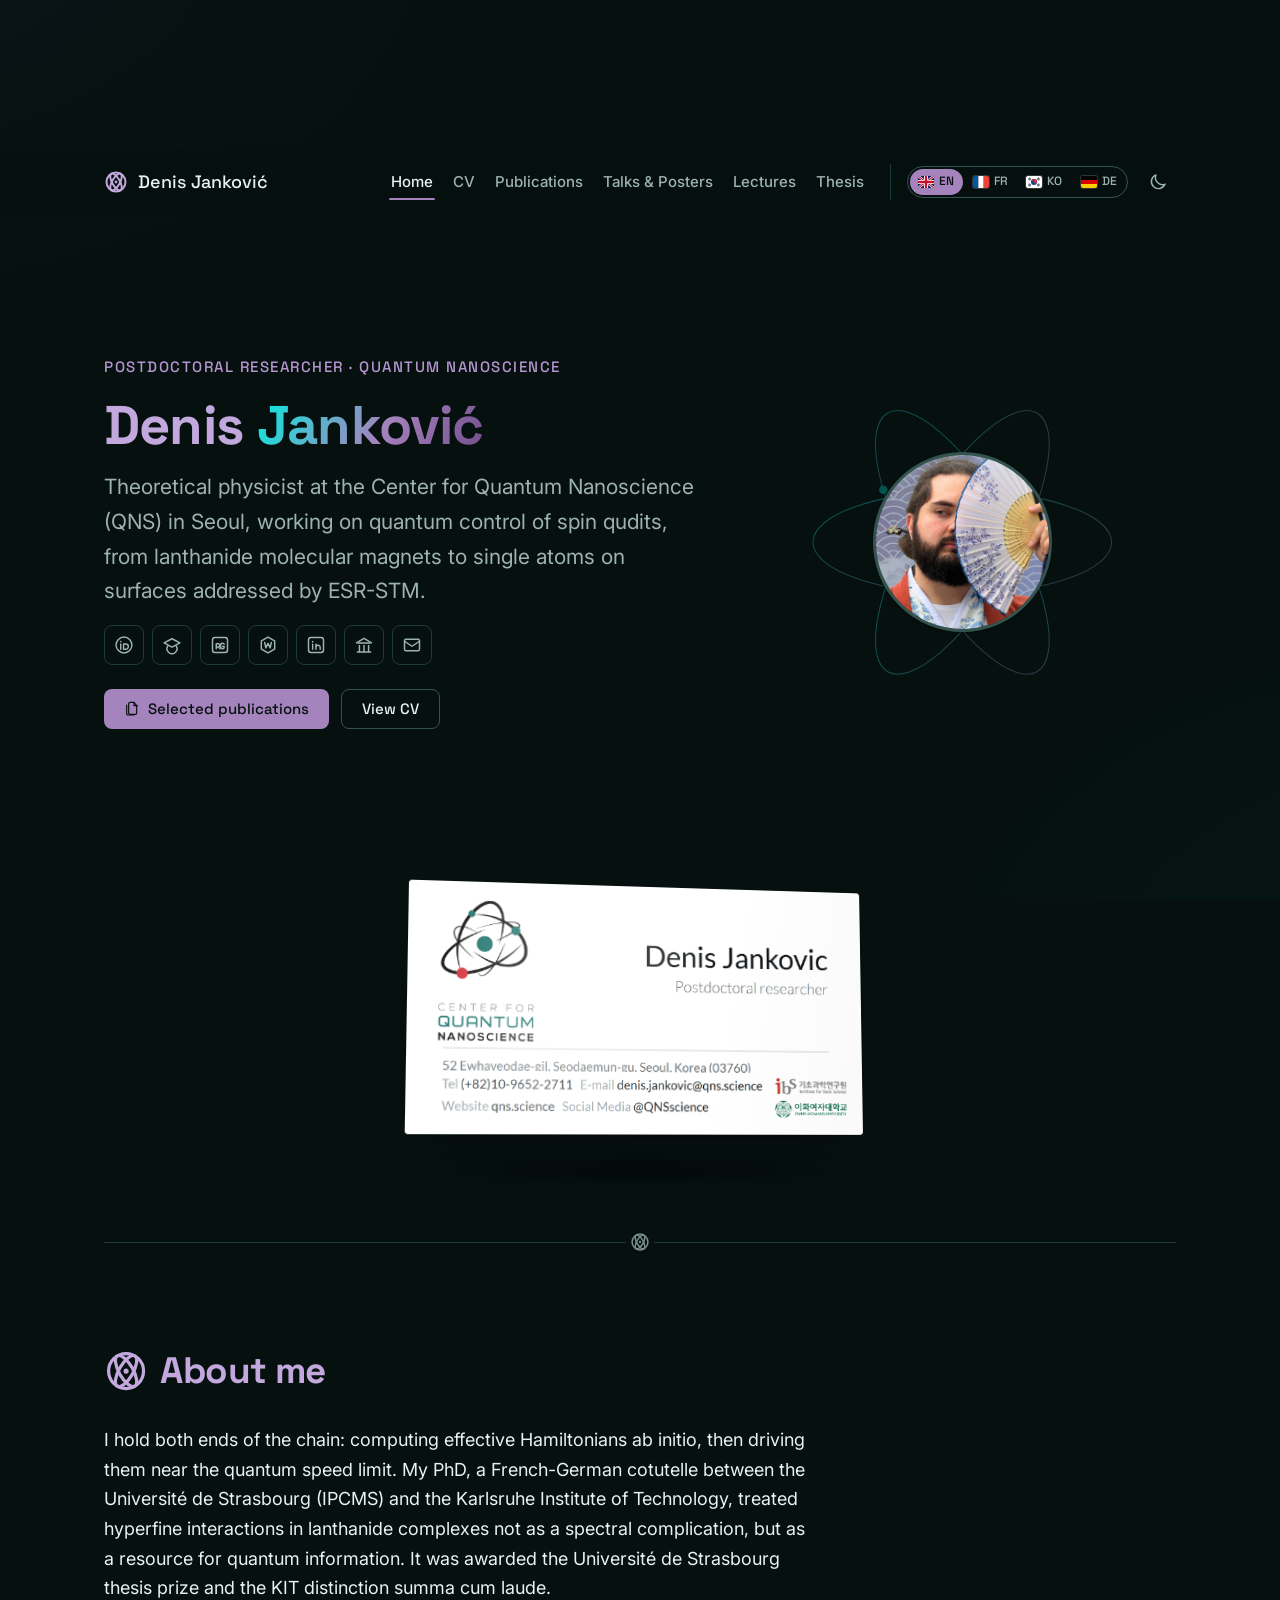
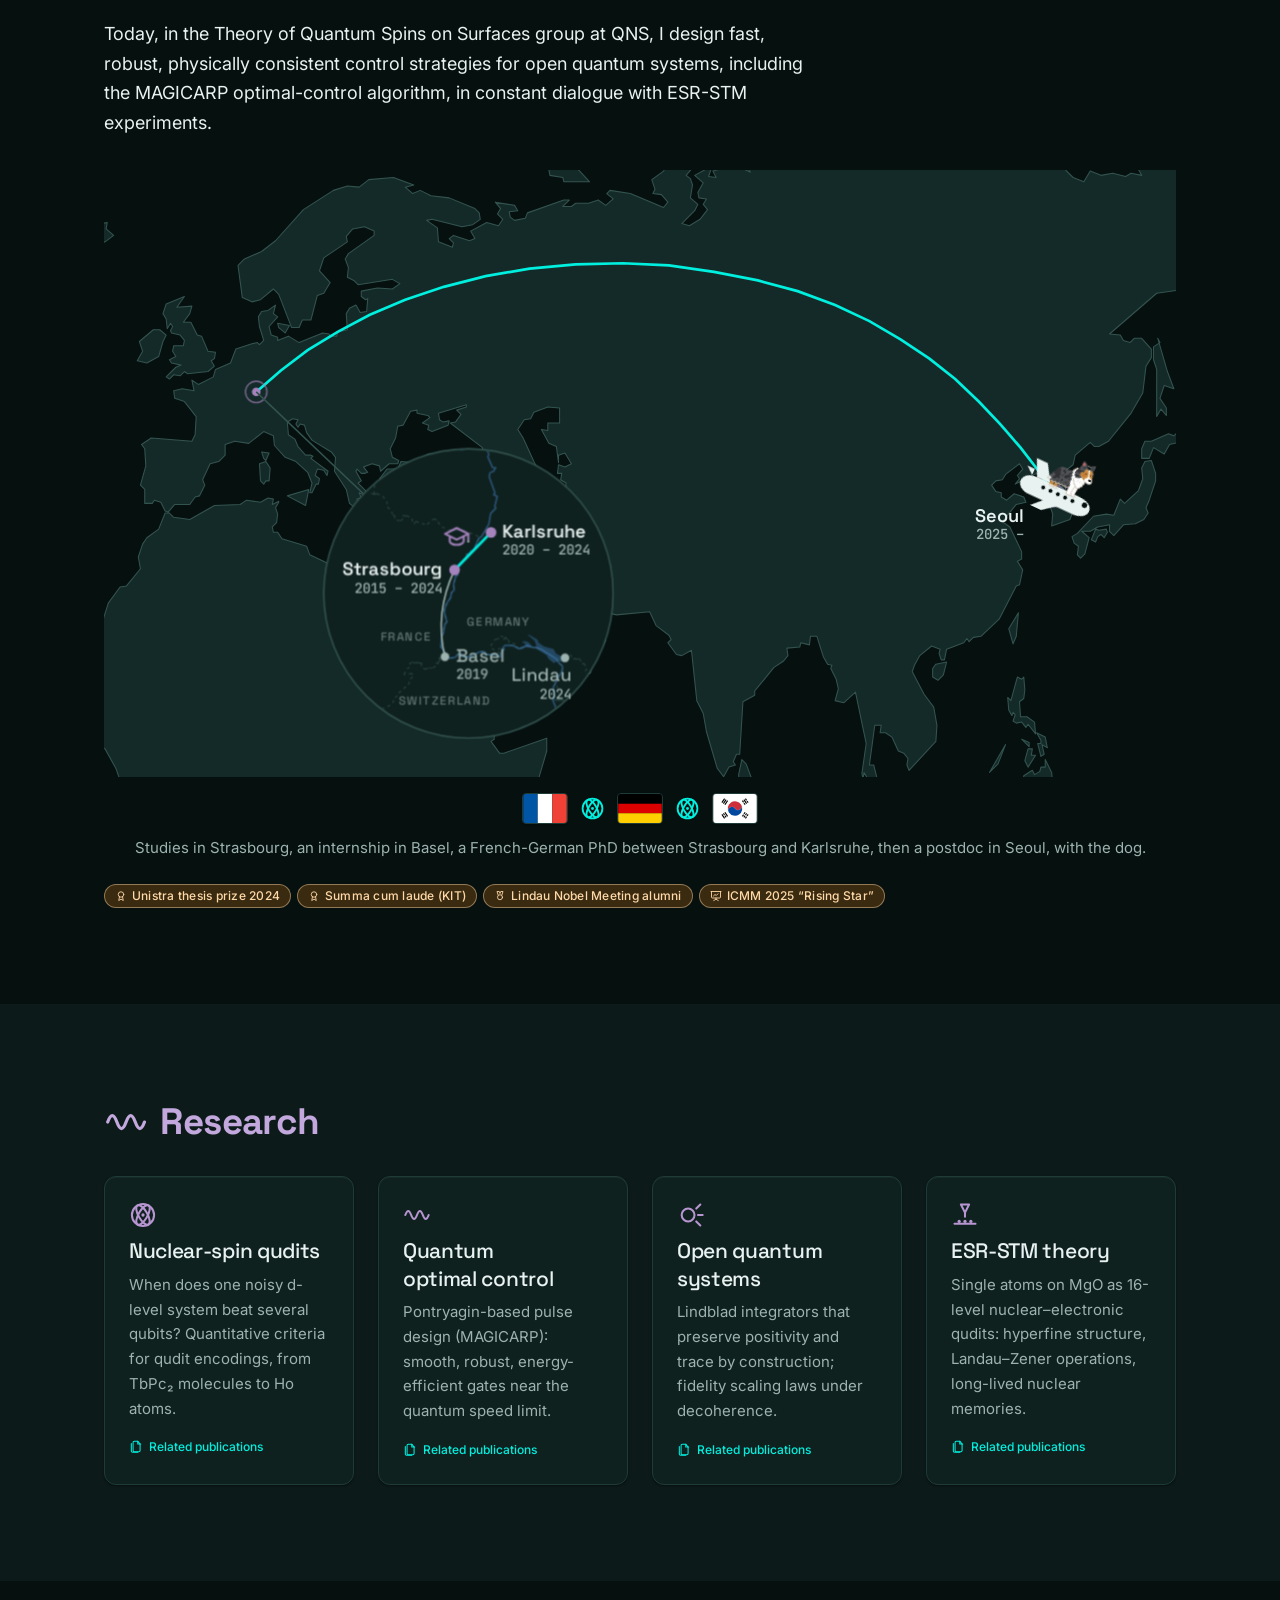
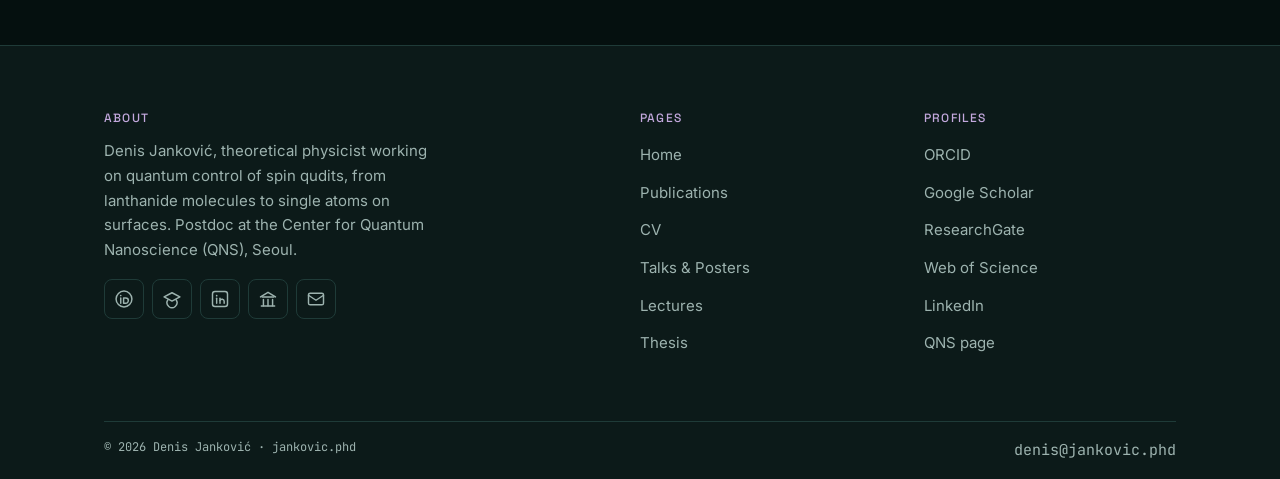
<file: index.html>
<!DOCTYPE html>
<html lang="en" data-theme="dark" data-lang="en" class="no-js">
<head>
  <meta charset="utf-8">
  <meta name="viewport" content="width=device-width, initial-scale=1">
  <title>Denis Janković | Quantum Nanoscience Researcher</title>
  <meta name="description" content="Denis Janković, theoretical physicist at the Center for Quantum Nanoscience (QNS), Seoul. Quantum control of spin qudits, from lanthanide molecules to single atoms on surfaces. Publications, CV, talks and thesis.">
  <link rel="canonical" href="https://jankovic.phd/">
  <meta property="og:type" content="profile">
  <meta property="og:title" content="Denis Janković | Quantum Nanoscience Researcher">
  <meta property="og:description" content="Quantum control of spin qudits, from lanthanide molecules to single atoms on surfaces. Publications, CV, talks and thesis.">
  <meta property="og:url" content="https://jankovic.phd/">
  <meta property="og:image" content="https://jankovic.phd/assets/img/og-card.png">
  <meta property="og:locale" content="en_US">
  <meta property="og:locale:alternate" content="fr_FR">
  <meta property="og:locale:alternate" content="ko_KR">
  <meta property="og:locale:alternate" content="de_DE">
  <meta name="twitter:card" content="summary_large_image">
  <link rel="icon" type="image/svg+xml" href="favicon.svg">
  <!-- @partial:boot -->
<script>
(function () {
  var d = document.documentElement;
  d.classList.remove("no-js"); d.classList.add("js");
  var LANGS = ["en", "fr", "ko", "de"];
  // ?lang=fr opens the page in that language (en, fr, ko, de; kr is taken as
  // ko) and remembers it like the toggle would. The parameter is then dropped
  // from the address, so a later toggle is not undone by a reload.
  var fromUrl = null;
  try {
    var url = new URL(location.href);
    var v = url.searchParams.get("lang");
    if (v !== null) {
      v = v.toLowerCase().slice(0, 2);
      if (v === "kr") v = "ko";
      if (LANGS.indexOf(v) !== -1) fromUrl = v;
      url.searchParams.delete("lang");
      history.replaceState(history.state, "", url.pathname + url.search + url.hash);
    }
  } catch (e) { /* no URL API or history — the address is left as it is */ }
  try {
    d.dataset.theme = localStorage.getItem("dj-theme") || "dark";
    var l = fromUrl || localStorage.getItem("dj-lang");
    if (LANGS.indexOf(l) === -1) l = "en";
    if (fromUrl) localStorage.setItem("dj-lang", l);
    d.dataset.lang = l;
    d.lang = l;
  } catch (e) {
    // storage unavailable (private mode, file://) — keep defaults, but a
    // language named in the address still applies
    if (fromUrl) { d.dataset.lang = fromUrl; d.lang = fromUrl; }
  }
})();
</script>
<!-- /@partial:boot -->
  <link rel="preconnect" href="https://fonts.googleapis.com">
  <link rel="preconnect" href="https://fonts.gstatic.com" crossorigin>
  <link rel="stylesheet" href="https://fonts.googleapis.com/css2?family=Inter:wght@400;500;600&family=JetBrains+Mono&family=Space+Grotesk:wght@500;700&display=swap">
  <link rel="stylesheet" href="css/tokens.css">
  <link rel="stylesheet" href="css/base.css">
  <link rel="stylesheet" href="css/components.css">
  <link rel="stylesheet" href="css/pages.css?v=2">
  <script type="application/ld+json">
  {
    "@context": "https://schema.org",
    "@type": "Person",
    "name": "Denis Janković",
    "honorificPrefix": "Dr.",
    "jobTitle": "Postdoctoral Researcher",
    "worksFor": { "@type": "Organization", "name": "Center for Quantum Nanoscience (QNS), Institute for Basic Science & Ewha Womans University" },
    "alumniOf": [
      { "@type": "CollegeOrUniversity", "name": "Université de Strasbourg" },
      { "@type": "CollegeOrUniversity", "name": "Karlsruhe Institute of Technology" }
    ],
    "email": "mailto:denis@jankovic.phd",
    "url": "https://jankovic.phd/",
    "sameAs": [
      "https://orcid.org/0000-0002-9550-6412",
      "https://scholar.google.com/citations?user=Z3OZfkQAAAAJ",
      "https://www.linkedin.com/in/denis-jankovic/",
      "https://www.researchgate.net/profile/Denis-Jankovic",
      "https://www.webofscience.com/wos/author/record/LYO-4728-2024",
      "https://qns.science/denis-jankovic/"
    ]
  }
  </script>
</head>
<body>
<!-- @partial:sprite -->
<svg hidden aria-hidden="true" xmlns="http://www.w3.org/2000/svg">
  <!-- Signature motif at icon scale: circle + two ellipses + nucleus -->
  <symbol id="i-orbital" viewBox="0 0 24 24">
    <circle cx="12" cy="12" r="9.5"/>
    <ellipse cx="12" cy="12" rx="9.5" ry="3.8" transform="rotate(60 12 12)"/>
    <ellipse cx="12" cy="12" rx="9.5" ry="3.8" transform="rotate(-60 12 12)"/>
    <circle cx="12" cy="12" r="1.4" fill="currentColor" stroke="none"/>
  </symbol>
  <symbol id="i-wave" viewBox="0 0 24 24">
    <path d="M2 12q2.5-7 5 0t5 0t5 0t5 0"/>
  </symbol>
  <symbol id="i-pubs" viewBox="0 0 24 24">
    <path d="M15 2H9a2 2 0 0 0-2 2v14a2 2 0 0 0 2 2h8a2 2 0 0 0 2-2V7z"/>
    <path d="M15 2v5h5"/>
    <path d="M4 6v13a2 2 0 0 0 2 2h9"/>
  </symbol>
  <symbol id="i-star" viewBox="0 0 24 24">
    <path d="M12 3l2.7 5.6 6.1.9-4.4 4.3 1 6.1-5.4-2.9-5.4 2.9 1-6.1L3.2 9.5l6.1-.9z"/>
  </symbol>
  <symbol id="i-cv" viewBox="0 0 24 24">
    <rect x="3" y="5" width="18" height="14" rx="2"/>
    <circle cx="8.5" cy="10.5" r="2"/>
    <path d="M5.8 16c.7-1.4 4.7-1.4 5.4 0"/>
    <path d="M14 9.5h4M14 13h4"/>
  </symbol>
  <symbol id="i-briefcase" viewBox="0 0 24 24">
    <rect x="3" y="7" width="18" height="13" rx="2"/>
    <path d="M8 7V5a2 2 0 0 1 2-2h4a2 2 0 0 1 2 2v2"/>
    <circle cx="12" cy="13" r="1" fill="currentColor" stroke="none"/>
  </symbol>
  <symbol id="i-education" viewBox="0 0 24 24">
    <path d="M22 9.5 12 4.5l-10 5 10 5z"/>
    <path d="M6 12.2V16c0 1.5 2.7 3 6 3s6-1.5 6-3v-3.8"/>
    <path d="M22 9.5V15"/>
    <circle cx="22" cy="16.2" r="0.8" fill="currentColor" stroke="none"/>
  </symbol>
  <symbol id="i-teaching" viewBox="0 0 24 24">
    <path d="M2 3h20"/>
    <path d="M21 3v11a2 2 0 0 1-2 2H5a2 2 0 0 1-2-2V3"/>
    <path d="M8 11c1.2-2.4 2.6-2.4 3.5 0s2.3 2.4 3.5 0"/>
    <path d="M12 16v2.2M7.5 21l4.5-2.6L16.5 21"/>
  </symbol>
  <symbol id="i-award" viewBox="0 0 24 24">
    <circle cx="12" cy="9" r="5.5"/>
    <path d="M9 13.5 7.5 21l4.5-2.7L16.5 21 15 13.5"/>
  </symbol>
  <symbol id="i-medal" viewBox="0 0 24 24">
    <path d="M8.2 9.8 6 3h4.5L12 7l1.5-4H18l-2.2 6.8"/>
    <circle cx="12" cy="14.5" r="5"/>
  </symbol>
  <symbol id="i-training" viewBox="0 0 24 24">
    <path d="M2 4h6a3 3 0 0 1 3 3v13a2.5 2.5 0 0 0-2.5-2.5H2z"/>
    <path d="M22 4h-6a3 3 0 0 0-3 3v13a2.5 2.5 0 0 1 2.5-2.5H22z"/>
  </symbol>
  <symbol id="i-service" viewBox="0 0 24 24">
    <path d="M12 22s8-3.4 8-10V5.5L12 2 4 5.5V12c0 6.6 8 10 8 10z"/>
    <path d="m8.8 11.8 2.3 2.3 4.2-4.2"/>
  </symbol>
  <symbol id="i-skills" viewBox="0 0 24 24">
    <path d="M3 6h18M3 12h18M3 18h18"/>
    <circle cx="9" cy="6" r="1.8" fill="currentColor" stroke="none"/>
    <circle cx="15" cy="12" r="1.8" fill="currentColor" stroke="none"/>
    <circle cx="7" cy="18" r="1.8" fill="currentColor" stroke="none"/>
  </symbol>
  <symbol id="i-globe" viewBox="0 0 24 24">
    <circle cx="12" cy="12" r="9.5"/>
    <ellipse cx="12" cy="12" rx="4.2" ry="9.5"/>
    <path d="M2.5 12h19"/>
  </symbol>
  <symbol id="i-talks" viewBox="0 0 24 24">
    <path d="M2 3h20"/>
    <path d="M21 3v11a2 2 0 0 1-2 2H5a2 2 0 0 1-2-2V3"/>
    <path d="m7 12 3-3 2.5 2L16 7.5"/>
    <path d="M12 16v2.2M7.5 21l4.5-2.6L16.5 21"/>
  </symbol>
  <symbol id="i-posters" viewBox="0 0 24 24">
    <rect x="5" y="5.5" width="14" height="15" rx="1.5"/>
    <circle cx="12" cy="3.5" r="1.4"/>
    <path d="M12 5v3"/>
    <path d="M8.5 12h7M8.5 15.5h5"/>
  </symbol>
  <symbol id="i-thesis" viewBox="0 0 24 24">
    <path d="M4 19.5A2.5 2.5 0 0 1 6.5 17H20"/>
    <path d="M6.5 2H20v20H6.5A2.5 2.5 0 0 1 4 19.5v-15A2.5 2.5 0 0 1 6.5 2z"/>
    <path d="M9.5 7h7"/>
  </symbol>
  <symbol id="i-mail" viewBox="0 0 24 24">
    <rect x="3" y="5" width="18" height="14" rx="2"/>
    <path d="m3 7.5 9 6 9-6"/>
  </symbol>
  <symbol id="i-pin" viewBox="0 0 24 24">
    <path d="M12 21.5S5 15.5 5 10a7 7 0 0 1 14 0c0 5.5-7 11.5-7 11.5z"/>
    <circle cx="12" cy="10" r="2.5"/>
  </symbol>
  <symbol id="i-download" viewBox="0 0 24 24">
    <path d="M12 3v11.5"/>
    <path d="m7 10 5 5 5-5"/>
    <path d="M4 17v2a2 2 0 0 0 2 2h12a2 2 0 0 0 2-2v-2"/>
  </symbol>
  <symbol id="i-external" viewBox="0 0 24 24">
    <path d="M14 4h6v6"/>
    <path d="M20 4 11 13"/>
    <path d="M18 13.5V19a1.5 1.5 0 0 1-1.5 1.5h-11A1.5 1.5 0 0 1 4 19V8a1.5 1.5 0 0 1 1.5-1.5H10"/>
  </symbol>
  <symbol id="i-copy" viewBox="0 0 24 24">
    <rect x="9" y="9" width="11" height="11" rx="2"/>
    <path d="M5 15V5a2 2 0 0 1 2-2h10"/>
  </symbol>
  <symbol id="i-check" viewBox="0 0 24 24">
    <path d="m5 13 4.5 4.5L19 8"/>
  </symbol>
  <symbol id="i-search" viewBox="0 0 24 24">
    <circle cx="11" cy="11" r="7"/>
    <path d="m20.5 20.5-4.6-4.6"/>
  </symbol>
  <symbol id="i-calendar" viewBox="0 0 24 24">
    <rect x="3" y="5" width="18" height="16" rx="2"/>
    <path d="M8 3v4M16 3v4M3 10.5h18"/>
    <circle cx="12" cy="15.5" r="1.2" fill="currentColor" stroke="none"/>
  </symbol>
  <symbol id="i-filter" viewBox="0 0 24 24">
    <path d="M3 5h18l-7 8v5.5l-4 2.5v-8z"/>
  </symbol>
  <symbol id="i-chevron-down" viewBox="0 0 24 24">
    <path d="m6 9 6 6 6-6"/>
  </symbol>
  <symbol id="i-sun" viewBox="0 0 24 24">
    <circle cx="12" cy="12" r="4.2"/>
    <path d="M12 2v2.5M12 19.5V22M2 12h2.5M19.5 12H22M4.9 4.9l1.8 1.8M17.3 17.3l1.8 1.8M19.1 4.9l-1.8 1.8M6.7 17.3l-1.8 1.8"/>
  </symbol>
  <symbol id="i-moon" viewBox="0 0 24 24">
    <path d="M20.5 14.5A8.5 8.5 0 0 1 9.5 3.5a8.5 8.5 0 1 0 11 11z"/>
  </symbol>
  <symbol id="i-arrow-up" viewBox="0 0 24 24">
    <path d="M12 20V5"/>
    <path d="m6 11 6-6 6 6"/>
  </symbol>
  <symbol id="i-fullscreen" viewBox="0 0 24 24">
    <path d="M8 3H5a2 2 0 0 0-2 2v3"/>
    <path d="M16 3h3a2 2 0 0 1 2 2v3"/>
    <path d="M8 21H5a2 2 0 0 1-2-2v-3"/>
    <path d="M16 21h3a2 2 0 0 0 2-2v-3"/>
  </symbol>
  <symbol id="i-video" viewBox="0 0 24 24">
    <rect x="2" y="6" width="13" height="12" rx="2"/>
    <path d="m15 10.5 6-3.5v10l-6-3.5"/>
  </symbol>
  <symbol id="i-users" viewBox="0 0 24 24">
    <circle cx="9" cy="8" r="3.5"/>
    <path d="M2.5 20c.8-3.4 3.4-5 6.5-5s5.7 1.6 6.5 5"/>
    <path d="M16.5 4.6a3.5 3.5 0 0 1 0 6.8"/>
    <path d="M18 15.3c2 .7 3.2 2.2 3.7 4.7"/>
  </symbol>
  <symbol id="i-megaphone" viewBox="0 0 24 24">
    <path d="m3 11 18-7v12L3 13z"/>
    <path d="M11.6 16.8a3 3 0 1 1-5.8-1.6"/>
  </symbol>
  <symbol id="i-link" viewBox="0 0 24 24">
    <path d="M10 13a5 5 0 0 0 7.5.5l3-3a5 5 0 0 0-7-7l-1.7 1.7"/>
    <path d="M14 11a5 5 0 0 0-7.5-.5l-3 3a5 5 0 0 0 7 7l1.7-1.7"/>
  </symbol>
  <symbol id="i-file" viewBox="0 0 24 24">
    <path d="M15 2H7a2 2 0 0 0-2 2v16a2 2 0 0 0 2 2h10a2 2 0 0 0 2-2V7z"/>
    <path d="M15 2v5h5"/>
    <path d="M9 13h6M9 17h6"/>
  </symbol>
  <symbol id="i-open" viewBox="0 0 24 24">
    <circle cx="9.5" cy="12" r="5.5"/>
    <path d="m16.5 6.5 3.5-3.5M18 12h4M16.5 17.5l3.5 3.5"/>
  </symbol>
  <symbol id="i-stm" viewBox="0 0 24 24">
    <path d="M8.5 3h7l-3.5 7z"/>
    <path d="M12 10v3.5"/>
    <path d="M3 19.5h18"/>
    <circle cx="7" cy="17.5" r="1.4" fill="currentColor" stroke="none"/>
    <circle cx="12" cy="17.5" r="1.4" fill="currentColor" stroke="none"/>
    <circle cx="17" cy="17.5" r="1.4" fill="currentColor" stroke="none"/>
  </symbol>
  <!-- Brand marks, drawn in the same 24px stroke style -->
  <symbol id="i-orcid" viewBox="0 0 24 24">
    <circle cx="12" cy="12" r="9.5"/>
    <circle cx="8.1" cy="7.9" r="1" fill="currentColor" stroke="none"/>
    <path d="M8.1 10.8V17"/>
    <path d="M11.5 10.8h2.6a3.1 3.1 0 0 1 0 6.2h-2.6z"/>
  </symbol>
  <symbol id="i-scholar" viewBox="0 0 24 24">
    <path d="M21.5 9.5 12 4.5l-9.5 5 9.5 5z"/>
    <path d="M6.9 13.2a6 6 0 1 0 10.2 0"/>
  </symbol>
  <symbol id="i-linkedin" viewBox="0 0 24 24">
    <rect x="3" y="3" width="18" height="18" rx="3"/>
    <circle cx="8" cy="8" r="1" fill="currentColor" stroke="none"/>
    <path d="M8 11v6"/>
    <path d="M12 17v-6"/>
    <path d="M12 13.8a2.6 2.6 0 0 1 5 1V17"/>
  </symbol>
  <symbol id="i-researchgate" viewBox="0 0 24 24">
    <rect x="3" y="3" width="18" height="18" rx="3"/>
    <path d="M7.5 16.5v-6h2.3a1.9 1.9 0 0 1 0 3.8H7.5m2.8 0 1.8 2.2"/>
    <path d="M17 11a2.4 2.4 0 0 0-2-1c-1.5 0-2.4 1.2-2.4 3.2s.9 3.3 2.4 3.3c1.2 0 2-.7 2-1.9v-.7h-1.8"/>
  </symbol>
  <symbol id="i-wos" viewBox="0 0 24 24">
    <path d="M12 2.5 20 7v10l-8 4.5L4 17V7z"/>
    <path d="m8 9 1.4 6.5L12 10l2.6 5.5L16 9"/>
  </symbol>
  <symbol id="i-qns" viewBox="0 0 24 24">
    <path d="M3 9.5 12 4l9 5.5"/>
    <path d="M5 9.5h14"/>
    <path d="M6.5 12.5V20M12 12.5V20M17.5 12.5V20"/>
    <path d="M4 20.5h16"/>
  </symbol>
  <symbol id="i-arxiv" viewBox="0 0 24 24">
    <path d="M6 4.5c3.2 2.6 7 8 11.5 15"/>
    <path d="M17.5 4.5C15.2 7.6 10.8 13.4 6.5 19.5"/>
  </symbol>
  <symbol id="i-code" viewBox="0 0 24 24">
    <path d="m8 7-5 5 5 5"/>
    <path d="m16 7 5 5-5 5"/>
  </symbol>
  <symbol id="i-pencil" viewBox="0 0 24 24">
    <path d="M17 3a2.85 2.85 0 1 1 4 4L7.5 20.5 2 22l1.5-5.5z"/>
    <path d="m15 5 4 4"/>
  </symbol>
  <!-- Language flags (fixed colours, never themed) -->
  <symbol id="f-gb" viewBox="0 0 24 18">
    <rect width="24" height="18" fill="#012169"/>
    <path d="M0 0l24 18M24 0L0 18" stroke="#fff" stroke-width="3.6"/>
    <path d="M0 0l24 18M24 0L0 18" stroke="#C8102E" stroke-width="1.6"/>
    <path d="M12 0v18M0 9h24" stroke="#fff" stroke-width="6"/>
    <path d="M12 0v18M0 9h24" stroke="#C8102E" stroke-width="3.4"/>
  </symbol>
  <symbol id="f-fr" viewBox="0 0 24 18">
    <rect width="8" height="18" fill="#0055A4"/>
    <rect x="8" width="8" height="18" fill="#fff"/>
    <rect x="16" width="8" height="18" fill="#EF4135"/>
  </symbol>
  <symbol id="f-kr" viewBox="0 0 24 18">
    <rect width="24" height="18" fill="#fff"/>
    <circle cx="12" cy="9" r="4.5" fill="#0047A0"/>
    <path d="M7.5 9a4.5 4.5 0 0 1 9 0 2.25 2.25 0 0 1-4.5 0 2.25 2.25 0 0 0-4.5 0z" fill="#CD2E3A"/>
    <g stroke="#000" stroke-width="1">
      <path d="M3.2 4.6l3-2.2M3.9 5.6l3-2.2M4.6 6.6l3-2.2"/>
      <path d="M17.8 15.6l3-2.2M17.1 14.6l3-2.2M16.4 13.6l3-2.2"/>
      <path d="M3.2 13.4l3 2.2M3.9 12.4l3 2.2M4.6 11.4l3 2.2"/>
      <path d="M17.8 2.4l3 2.2M17.1 3.4l3 2.2M16.4 4.4l3 2.2"/>
    </g>
  </symbol>
  <symbol id="f-de" viewBox="0 0 24 18">
    <rect width="24" height="6" fill="#000"/>
    <rect y="6" width="24" height="6" fill="#DD0000"/>
    <rect y="12" width="24" height="6" fill="#FFCE00"/>
  </symbol>
</svg>
<!-- /@partial:sprite -->
<!-- @partial:nav -->
<a class="skip-link" href="#main"><span lang="en">Skip to content</span><span lang="fr">Aller au contenu</span><span lang="ko">본문으로 건너뛰기</span><span lang="de">Zum Inhalt springen</span></a>
<header class="site-nav">
  <nav class="site-nav__inner" aria-label="Main">
    <a class="site-nav__brand" href="index.html">
      <svg class="icon" aria-hidden="true"><use href="#i-orbital"/></svg>
      <span>Denis Janković</span>
    </a>
    <ul class="site-nav__links">
      <li><a class="site-nav__link" href="index.html" data-nav="index"><span lang="en">Home</span><span lang="fr">Accueil</span><span lang="ko">홈</span><span lang="de">Start</span></a></li>
      <li><a class="site-nav__link" href="cv.html" data-nav="cv">CV</a></li>
      <li><a class="site-nav__link" href="publications.html" data-nav="publications"><span lang="en">Publications</span><span lang="fr">Publications</span><span lang="ko">논문</span><span lang="de">Publikationen</span></a></li>
      <li><a class="site-nav__link" href="talks.html" data-nav="talks"><span lang="en">Talks &amp; Posters</span><span lang="fr">Présentations &amp; Posters</span><span lang="ko">발표 &amp; 포스터</span><span lang="de">Vorträge &amp; Poster</span></a></li>
      <li><a class="site-nav__link" href="lectures.html" data-nav="lectures"><span lang="en">Lectures</span><span lang="fr">Cours</span><span lang="ko">강의</span><span lang="de">Lehre</span></a></li>
      <li><a class="site-nav__link" href="thesis.html" data-nav="thesis"><span lang="en">Thesis</span><span lang="fr">Thèse</span><span lang="ko">학위논문</span><span lang="de">Dissertation</span></a></li>
    </ul>
    <div class="site-nav__controls">
      <div class="lang-toggle" role="group" data-i18n-aria-label="langToggle" aria-label="Language">
        <button class="lang-toggle__opt keep" type="button" data-lang-btn="en" aria-pressed="true" aria-label="English">
          <svg class="flag" aria-hidden="true"><use href="#f-gb"/></svg><span class="code">EN</span></button>
        <button class="lang-toggle__opt keep" type="button" data-lang-btn="fr" aria-pressed="false" aria-label="Français">
          <svg class="flag" aria-hidden="true"><use href="#f-fr"/></svg><span class="code">FR</span></button>
        <button class="lang-toggle__opt keep" type="button" data-lang-btn="ko" aria-pressed="false" aria-label="한국어">
          <svg class="flag" aria-hidden="true"><use href="#f-kr"/></svg><span class="code">KO</span></button>
        <button class="lang-toggle__opt keep" type="button" data-lang-btn="de" aria-pressed="false" aria-label="Deutsch">
          <svg class="flag" aria-hidden="true"><use href="#f-de"/></svg><span class="code">DE</span></button>
      </div>
      <button class="theme-toggle" type="button" data-theme-btn aria-pressed="true" data-i18n-aria-label="themeToggle" aria-label="Switch theme">
        <svg class="icon icon--sun" aria-hidden="true"><use href="#i-sun"/></svg>
        <svg class="icon icon--moon" aria-hidden="true"><use href="#i-moon"/></svg>
      </button>
    </div>
  </nav>
</header>
<!-- /@partial:nav -->

<main id="main">
  <!-- ============================ HERO ============================ -->
  <section class="hero container">
    <div class="hero__text">
      <p class="eyebrow load-rise" style="--load-delay:100ms">
        <span lang="en">Postdoctoral researcher · Quantum nanoscience</span>
        <span lang="fr">Chercheur postdoctoral · Nanoscience quantique</span>
        <span lang="ko">박사후연구원 · 양자 나노과학</span>
        <span lang="de">Postdoktorand · Quanten-Nanowissenschaft</span>
      </p>
      <h1 class="hero__name load-rise" style="--load-delay:180ms">Denis <span class="grad">Janković</span></h1>
      <p class="hero__bio load-rise" style="--load-delay:260ms">
        <span lang="en">Theoretical physicist at the Center for Quantum Nanoscience (QNS) in Seoul, working on quantum control of spin qudits, from lanthanide molecular magnets to single atoms on surfaces addressed by ESR-STM.</span>
        <span lang="fr">Physicien théoricien au Center for Quantum Nanoscience (QNS) à Séoul, je travaille sur le contrôle quantique des qudits de spin, des aimants moléculaires de lanthanides aux atomes uniques sur surface adressés par ESR-STM.</span>
        <span lang="ko">서울 양자나노과학연구단(QNS)의 이론물리학자로서, 란타넘족 분자 자석부터 ESR-STM으로 조작하는 표면 위 단일 원자까지, 스핀 큐디트의 양자 제어를 연구합니다.</span>
        <span lang="de">Theoretischer Physiker am Center for Quantum Nanoscience (QNS) in Seoul. Ich arbeite an der Quantenkontrolle von Spin-Qudits, von molekularen Lanthanoid-Magneten bis zu einzelnen Atomen auf Oberflächen, adressiert per ESR-STM.</span>
      </p>
      <div class="hero__links load-rise" style="--load-delay:340ms">
        <a class="icon-btn" href="https://orcid.org/0000-0002-9550-6412" aria-label="ORCID" title="ORCID"><svg class="icon" aria-hidden="true"><use href="#i-orcid"/></svg></a>
        <a class="icon-btn" href="https://scholar.google.com/citations?user=Z3OZfkQAAAAJ" aria-label="Google Scholar" title="Google Scholar"><svg class="icon" aria-hidden="true"><use href="#i-scholar"/></svg></a>
        <a class="icon-btn" href="https://www.researchgate.net/profile/Denis-Jankovic" aria-label="ResearchGate" title="ResearchGate"><svg class="icon" aria-hidden="true"><use href="#i-researchgate"/></svg></a>
        <a class="icon-btn" href="https://www.webofscience.com/wos/author/record/LYO-4728-2024" aria-label="Web of Science" title="Web of Science"><svg class="icon" aria-hidden="true"><use href="#i-wos"/></svg></a>
        <a class="icon-btn" href="https://www.linkedin.com/in/denis-jankovic/" aria-label="LinkedIn" title="LinkedIn"><svg class="icon" aria-hidden="true"><use href="#i-linkedin"/></svg></a>
        <a class="icon-btn" href="https://qns.science/denis-jankovic/" aria-label="QNS institutional page" title="QNS"><svg class="icon" aria-hidden="true"><use href="#i-qns"/></svg></a>
        <a class="icon-btn" href="mailto:denis@jankovic.phd" aria-label="Email" title="Email"><svg class="icon" aria-hidden="true"><use href="#i-mail"/></svg></a>
      </div>
      <div class="hero__ctas load-rise" style="--load-delay:420ms">
        <a class="btn btn--primary" href="publications.html">
          <svg class="icon" aria-hidden="true"><use href="#i-pubs"/></svg>
          <span lang="en">Selected publications</span><span lang="fr">Publications sélectionnées</span><span lang="ko">선정 논문</span><span lang="de">Ausgewählte Publikationen</span>
        </a>
        <a class="btn btn--secondary" href="cv.html">
          <span lang="en">View CV</span><span lang="fr">Voir le CV</span><span lang="ko">CV 보기</span><span lang="de">CV ansehen</span>
        </a>
      </div>
    </div>
    <div class="hero__visual" aria-hidden="true">
      <svg class="orbital" viewBox="0 0 600 600">
        <defs>
          <linearGradient id="qgrad" x1="0" y1="0" x2="1" y2="1">
            <stop offset="0" style="stop-color:var(--motif-a)"/>
            <stop offset="1" style="stop-color:var(--motif-b)"/>
          </linearGradient>
        </defs>
        <g class="orbital__rings" stroke="url(#qgrad)">
          <ellipse class="orbital__ring" cx="300" cy="300" rx="210" ry="72"/>
          <ellipse class="orbital__ring" cx="300" cy="300" rx="210" ry="72" transform="rotate(60 300 300)"/>
          <ellipse class="orbital__ring" cx="300" cy="300" rx="210" ry="72" transform="rotate(-60 300 300)"/>
          <g transform="rotate(60 300 300)">
            <circle class="orbital__satellite" r="6" stroke="none">
              <animateMotion dur="16s" repeatCount="indefinite" path="M 90 300 a 210 72 0 1 0 420 0 a 210 72 0 1 0 -420 0"/>
            </circle>
          </g>
        </g>
        <circle class="orbital__nucleus" cx="300" cy="300" r="8" stroke="none"/>
      </svg>
      <!-- Portrait: the pictures and their timing come from data/portraits.json
           (Profile pictures in /admin); js/portrait.js shows them — one stands
           still, two or more open on one drawn at random and then fade from one
           to the next. With none, or until the first one loads, the initials
           stay. -->
      <div class="hero__portrait hero__portrait--initials" data-portrait>
        <span>DJ</span>
      </div>
    </div>
  </section>

  <!-- ======================== BUSINESS CARD ======================== -->
  <!-- Turns over as it scrolls through the viewport: js/card.js sets the angle
       from the scroll position, and opens a link to #card with the card centred
       and face on. The pictures below are the fallback; js/card-faces.js swaps
       in the ones named in data/card.json (Business card in /admin). They were
       rendered from the QNS design-system business card (see DEPLOY.md,
       "Business card"). -->
  <section class="card-stage container" id="card" data-card-stage data-i18n-aria-label="businessCard" aria-label="Business card">
    <div class="card3d">
      <div class="card3d__face card3d__face--front">
        <img src="assets/img/card/business-card-en.png" width="1420" height="768" alt="Business card of Denis Jankovic, postdoctoral researcher at the Center for Quantum Nanoscience, 52 Ewhayeodae-gil, Seodaemun-gu, Seoul, Korea (03760); denis.jankovic@qns.science; qns.science; @QNSscience">
      </div>
      <div class="card3d__face card3d__face--back">
        <img src="assets/img/card/business-card-ko.png" width="1420" height="768" alt="명함 뒷면 (한국어): 양코비치 데니스, 박사후과정연구원, 양자나노과학연구단">
      </div>
    </div>
    <div class="card-stage__shadow" aria-hidden="true"></div>
  </section>

  <div class="divider" role="presentation"><svg class="icon" aria-hidden="true"><use href="#i-orbital"/></svg></div>

  <!-- ============================ ABOUT ============================ -->
  <section class="section container" id="about">
    <div class="section-head" data-reveal>
      <svg class="icon" aria-hidden="true"><use href="#i-orbital"/></svg>
      <h2><span lang="en">About me</span><span lang="fr">À propos</span><span lang="ko">소개</span><span lang="de">Über mich</span></h2>
    </div>
    <div data-reveal-group>
      <p data-reveal>
        <span lang="en">I hold both ends of the chain: computing effective Hamiltonians ab initio, then driving them near the quantum speed limit. My PhD, a French-German cotutelle between the Université de Strasbourg (IPCMS) and the Karlsruhe Institute of Technology, treated hyperfine interactions in lanthanide complexes not as a spectral complication, but as a resource for quantum information. It was awarded the Université de Strasbourg thesis prize and the KIT distinction summa cum laude.</span>
        <span lang="fr">Je tiens les deux bouts de la chaîne : calculer ab initio des hamiltoniens effectifs, puis les commander près de la limite de vitesse quantique. Ma thèse, une cotutelle franco-allemande entre l'Université de Strasbourg (IPCMS) et le Karlsruhe Institute of Technology, a traité les interactions hyperfines dans les complexes de lanthanides non comme une complication spectrale, mais comme une ressource pour l'information quantique. Elle a reçu le prix de thèse de l'Université de Strasbourg et la mention summa cum laude du KIT.</span>
        <span lang="ko">저는 사슬의 양 끝을 모두 다룹니다: 유효 해밀토니안을 제일원리로 계산하고, 이를 양자 속도 한계 근처에서 제어하는 것입니다. 스트라스부르 대학교(IPCMS)와 카를스루에 공과대학교(KIT)의 공동 박사과정으로 수행한 학위논문에서는 란타넘족 착물의 초미세 상호작용을 스펙트럼의 골칫거리가 아니라 양자정보의 자원으로 다루었으며, 스트라스부르 대학교 논문상과 KIT의 summa cum laude를 받았습니다.</span>
        <span lang="de">Ich halte beide Enden der Kette: effektive Hamiltonians ab initio berechnen und sie dann nahe dem Quanten-Geschwindigkeitslimit steuern. Meine Dissertation, eine deutsch-französische Cotutelle zwischen der Université de Strasbourg (IPCMS) und dem Karlsruher Institut für Technologie, behandelte Hyperfein-Wechselwirkungen in Lanthanoid-Komplexen nicht als spektrale Komplikation, sondern als Ressource für die Quanteninformation. Sie wurde mit dem Dissertationspreis der Université de Strasbourg und der KIT-Auszeichnung summa cum laude gewürdigt.</span>
      </p>
      <p data-reveal style="margin-top: var(--space-4)">
        <span lang="en">Today, in the Theory of Quantum Spins on Surfaces group at QNS, I design fast, robust, physically consistent control strategies for open quantum systems, including the MAGICARP optimal-control algorithm, in constant dialogue with ESR-STM experiments.</span>
        <span lang="fr">Aujourd'hui, dans le groupe de théorie des spins quantiques sur surfaces du QNS, je conçois des stratégies de commande rapides, robustes et physiquement consistantes pour les systèmes quantiques ouverts, dont l'algorithme de contrôle optimal MAGICARP, en dialogue constant avec les expériences ESR-STM.</span>
        <span lang="ko">현재 QNS의 표면 위 양자 스핀 이론 그룹에서, ESR-STM 실험과의 긴밀한 협력 속에 열린 양자계를 위한 빠르고 강건하며 물리적으로 일관된 제어 전략(최적 제어 알고리즘 MAGICARP 포함)을 설계하고 있습니다.</span>
        <span lang="de">Heute entwerfe ich in der Gruppe für die Theorie von Quantenspins auf Oberflächen am QNS schnelle, robuste und physikalisch konsistente Steuerstrategien für offene Quantensysteme, darunter den Optimalsteuerungs-Algorithmus MAGICARP, im ständigen Dialog mit ESR-STM-Experimenten.</span>
      </p>
      <!-- @partial:journey -->
      <!-- The journey map: where the studies, the PhD and the postdoc took
           place, animated once as it scrolls into view (css/pages.css,
           "Journey map"). The land outline is Natural Earth 1:110m (public
           domain), projected and simplified by a one-off script; the three
           Rhine cities sit 4–9 px apart at this scale, hence the inset. Each
           city shows a note while hovered (the .journey__tip divs). A link to
           #map opens with the map centred in the viewport (js/map.js), the
           same way #card does for the business card. Shared with cv.html (a
           collapsible pane at the top): this is tools/partials/journey.html,
           copied into both pages by tools/sync_partials.py, and
           tools/make_journey.py regenerates it. -->
      <figure class="journey" id="map" data-reveal data-i18n-aria-label="journeyMap" aria-label="Map of my journey: Strasbourg, Karlsruhe, then Seoul">
        <div class="journey__stage">
        <svg class="journey__map" viewBox="0 0 1000 566" aria-hidden="true" focusable="false">
          <defs><clipPath id="j-inset-clip"><circle r="134"/></clipPath></defs>
          <path class="journey__land" d="M830 620l7 8l-7 1l-2 15l-6 6l-2 22l-1 -3l-7 4l-3 -6l-7 -3l-8 3l-2 -4l-9 -1l-1 -12l-6 -10l-1 -15l4 -6l5 3l5 -2l1 -7l10 -4l23 -34l3 0l3 8l10 6l-1 3l-4 0l1 5l-4 3l-4 8zM884 562l1 11l-3 8l-2 -9l-3 4l2 7l-2 4l-7 -5l-2 -6l2 -5l-4 -4l-9 8l1 -10l8 -5l2 4l5 -3l1 -4l4 0l0 -7zM601 582l-5 2l-3 -7l-1 -13l3 -14l4 4l6 16zM869 546l-7 11l-3 -6l3 -11l4 0l-1 6zM834 554l-8 8l15 -26zM856 531l7 3l0 4zM878 529l2 10l-5 -3l2 9l-3 2l-3 -12l3 0l0 -3l-4 -7zM852 473l4 2l2 -2l1 12l-1 8l-4 3l1 14l6 0l7 5l1 11l-7 -9l-2 3l-4 -5l-5 1l-3 -2l2 -6l-2 -2l-1 3l-3 -5l-1 -12l3 3zM783 471l-5 5l-5 -3l0 -8l3 -4l10 -2zM851 435l-3 7l-4 -14l9 -15zM935 335l1 3l-3 5l-3 -3l-3 2l-2 5l-4 -2l4 -10l3 1zM310 321l-4 4l0 2l-6 4l-3 -1zM242 321l3 3l13 0l-1 3l-9 1zM191 298l-3 15l-17 -9zM151 272l4 6l-1 12l-3 0l-2 3l-3 -3l-1 -16zM975 308l-3 7l2 5l-4 6l-8 4l-11 1l-9 10l-4 -4l0 -6l-11 2l-7 4l-8 0l7 6l-4 15l-4 4l-3 -3l1 -8l-4 -3l-2 -6l5 -3l15 -16l12 -2l7 1l6 -15l4 4l13 -12l4 -11l-1 -10l3 -6l6 -1l4 12l0 7zM154 264l-3 7l-2 -2l-2 -6zM993 246l5 2l4 -4l1 10l-9 2l-5 9l-10 -6l-4 10l-7 0l0 -9l3 -7l6 0zM992 188l6 16l-9 -3l-4 12l6 9l0 7l-5 -6l-4 7l0 -44l-3 -9l0 -12l6 -4l-2 -4zM51 174l-11 6l-9 -2l5 -9l-3 -9l13 -11l6 0l6 5l-3 6zM173 145l-4 7l-6 -5l-1 -4zM75 118l-7 10l14 -1l-2 7l-6 8l7 0l6 12l4 1l6 14l7 1l-1 6l-3 2l3 5l-6 5l-19 2l-3 -2l-4 4l-6 -1l-4 4l-3 -2l9 -9l5 -2l-9 -2l-2 -3l6 -3l-3 -5l1 -5l9 0l1 -5l-4 -5l-8 -2l-1 -2l2 -4l-2 -3l-3 5l-1 -9l-3 -5l3 -9zM3 49l-1 6l7 6l-8 6l-24 8l-26 -4l7 -4l-14 -4l11 -2l0 -2l-13 -3l4 -5l9 -2l10 6l10 -4l8 2zM991 -11l-23 -1l6 -4l8 0zM453 11l-24 0l-1 -4l-12 -2l-1 -5l7 -2l0 -5l12 -7l-6 -1l15 -8l-2 -4l35 -11l44 -6l4 4l-4 3l-41 8l-20 9l-19 17zM762 -44l2 4l6 -2l18 0l19 8l-1 5l-28 10l16 3l6 -1l3 5l13 -3l20 1l2 4l26 1l0 -6l23 1l10 5l3 5l-3 4l7 7l10 4l6 -10l10 4l11 -2l12 3l5 -3l10 2l-5 -9l9 -4l56 6l5 5l17 7l25 -1l12 1l6 4l-1 6l8 3l8 -2l35 0l11 8l7 -3l-5 -5l3 -4l33 2l18 4l9 4l0 35l-8 4l-8 -1l5 5l8 13l-2 3l-12 -2l-23 7l-18 12l-3 4l-9 -6l-16 7l-3 -3l-6 3l-8 -1l-2 6l-8 9l1 3l7 2l-1 13l-6 0l-3 8l3 4l-11 4l-2 10l-9 2l-2 9l-9 9l-9 -39l3 -12l5 -6l1 -4l10 -2l21 -20l12 -7l5 -12l-8 0l-4 8l-15 9l-6 -11l-16 3l-15 15l5 6l-24 3l1 -7l-10 -1l-8 4l-19 -1l-21 3l-44 38l10 1l3 5l6 2l4 -4l7 0l9 10l0 8l-5 8l-3 25l-11 19l-21 26l-9 5l-4 0l-4 -4l-14 12l-2 9l-13 10l-1 5l6 5l7 16l0 10l-2 5l-17 6l1 -11l-3 -9l5 -2l-5 -7l-3 -2l-2 2l-4 -3l3 -5l1 -8l-7 -4l-20 10l4 -5l-2 -3l5 -6l-3 -5l-13 10l-3 5l-6 1l-4 4l4 6l5 1l0 4l5 3l7 -6l9 3l2 5l-9 2l-13 16l7 5l11 23l0 7l-4 2l5 8l-3 14l-3 1l-16 31l-17 16l-7 1l-4 4l-2 -3l-3 4l-16 6l-2 10l-3 0l-2 -6l1 -4l-8 -3l-11 9l-5 9l-2 6l11 21l9 12l3 17l-1 15l-25 27l-2 -5l1 -6l-4 -5l-5 -2l-6 -13l-6 -4l-5 0l1 -7l-6 0l-5 37l4 0l4 16l15 17l3 5l1 19l4 13l-4 1l-14 -14l-7 -23l-1 -10l-10 -17l-1 6l-1 -5l4 -28l-10 -48l-11 10l-8 -2l3 -11l-2 -9l-5 -10l1 -3l-4 -1l-4 -7l-6 -19l-6 0l-1 8l-8 -2l-1 4l-12 1l1 7l-4 5l-9 6l-18 22l0 4l-11 6l-3 49l-3 0l-3 7l2 3l-6 2l-5 9l-6 -8l-10 -34l-3 -17l-6 -12l-5 -47l-9 5l-5 -1l-8 -11l3 -3l-2 -4l-12 -9l-6 -13l-31 3l-26 -6l-2 -11l-3 -2l-11 6l-20 -12l-9 -20l-3 1l-4 -3l-3 4l-3 -1l5 21l8 8l0 7l4 11l2 -11l1 -1l2 2l-1 11l2 5l14 -1l15 -20l0 13l3 6l12 6l7 11l-9 17l-4 1l-1 12l-6 3l-2 6l-7 3l0 3l-18 8l-1 7l-16 7l-6 7l-19 6l-4 5l-9 1l-6 -23l0 -14l-10 -24l-12 -16l0 -11l-4 -10l-6 -5l-3 -12l-12 -22l-3 0l2 -12l-6 16l-10 -19l11 32l10 20l-1 7l8 10l4 30l6 5l5 19l25 31l0 4l-3 2l8 11l4 0l40 -14l0 12l-10 34l-11 23l-7 12l-22 23l-9 17l-9 8l-6 19l-3 16l4 3l-1 14l8 21l2 34l-9 18l-12 8l-17 19l0 7l5 14l-1 18l-18 14l2 4l-4 23l-25 35l-14 8l-1 2l-20 0l-19 8l-8 -8l-2 -11l2 -2l0 -7l-19 -40l-6 -44l-16 -36l0 -20l5 -20l7 -13l0 -12l-5 -14l2 -5l-8 -31l-19 -35l6 -37l-2 -6l-3 -1l-3 -8l-11 5l-5 0l-10 -18l-16 1l-24 13l-16 -4l-18 7l-10 -4l-21 -22l-5 -14l-10 -18l-8 -5l-3 -6l-1 -13l-5 -10l2 -1l5 -11l2 -18l-1 -17l-5 -8l1 -8l4 -7l2 -9l5 -7l5 -16l11 -15l6 -1l13 -16l-2 -11l4 -12l4 -6l11 -8l6 -15l4 0l4 4l15 2l23 -13l24 -1l6 -4l13 2l7 -4l5 1l-1 5l6 -3l0 1l-3 5l2 6l-1 8l-4 4l1 5l4 0l4 6l23 7l3 8l21 10l6 -6l-1 -7l2 -5l8 -5l9 2l2 4l11 2l1 3l8 0l15 7l8 -6l5 -1l5 2l2 4l1 -3l10 3l5 -5l9 -28l1 -10l-3 -4l3 -4l-9 -1l-5 5l-9 1l-5 -4l-7 -1l-1 4l-5 1l-6 -5l-6 0l-9 -13l3 -7l-4 -4l7 -9l10 0l3 -7l11 1l15 -8l11 0l19 9l13 0l7 -5l1 -4l-1 -6l-30 -23l5 -1l5 -7l-4 -4l9 -3l0 -2l-26 8l1 6l3 2l6 -1l-1 4l-15 6l-4 -2l1 -4l-6 -2l7 -5l-2 -2l-10 -2l0 -3l-6 1l-7 13l-5 1l-2 11l-5 10l2 8l6 3l-1 3l-8 0l-8 7l-1 -5l-7 -2l-8 3l4 5l-3 1l-3 0l-4 -4l-1 2l5 9l-3 2l7 7l0 5l-6 -3l2 5l-4 1l2 7l-4 1l-5 -4l-3 -13l-11 -17l1 -13l-4 -5l-18 -11l-5 -7l-2 -7l-4 -1l-2 3l-2 -3l2 -4l-5 -1l-5 3l1 12l6 4l3 7l7 8l5 0l2 1l-2 2l16 12l-1 4l-3 -5l-6 -1l-2 6l4 3l-1 5l-2 0l-4 8l-2 0l2 -9l-4 -10l-11 -10l-10 -4l-10 -11l-1 -9l-9 -4l-14 11l-13 -2l-9 3l0 10l-6 6l-8 2l-7 15l2 5l-5 10l-4 1l-5 7l-14 0l-6 7l-3 -1l-4 -8l-6 -2l-2 3l-7 0l0 -13l-4 -4l5 -18l-1 -16l-3 -4l9 -6l38 3l3 -6l1 -17l-11 -14l-9 -3l-1 -7l8 -2l11 2l-2 -10l6 4l14 -7l2 -7l14 -6l5 -13l15 -5l5 -1l2 2l4 -4l-4 -13l-1 -9l3 -5l6 -1l7 -5l-2 8l4 3l-8 9l2 8l6 2l0 3l10 -4l10 6l22 -9l6 1l1 2l6 0l1 -4l9 -2l-1 -15l3 -5l6 -3l4 7l6 -1l1 -12l-2 1l-4 -3l0 -5l15 -3l14 1l7 -5l-7 -4l-32 5l-4 -4l-6 -3l1 -9l-3 -8l3 -5l24 -17l0 -4l-9 -4l-11 2l-6 7l1 5l-22 15l-4 12l10 11l-6 10l-6 2l-6 23l-8 0l-3 7l-7 0l-12 -31l-5 -5l-12 10l-8 2l-9 -4l-4 -30l6 -6l16 -7l13 -10l26 -29l28 -18l13 -4l11 1l9 -7l23 -2l19 7l-8 2l7 6l7 -3l10 5l17 2l24 10l4 4l1 6l-7 5l-10 2l-28 -7l-5 1l10 7l1 13l13 5l1 -4l-4 -4l4 -3l15 5l5 -2l-4 -7l15 -8l11 3l4 -6l-5 -5l3 -5l-5 -6l18 3l3 5l-8 1l1 5l4 3l10 -2l2 -5l34 -12l5 0l-6 6l8 0l4 -3l12 0l9 -3l7 5l7 -6l-6 -5l3 -3l19 3l31 13l4 -5l-6 -7l-8 -1l2 -4l-3 -9l11 -8l4 -8l5 -2l16 2l2 5l-6 7l4 3l2 6l-2 12l7 6l-3 6l-12 12l7 2l10 -6l7 -9l-4 -5l3 -5l-7 -1l-1 -5l5 -9l-8 -7l11 -6l-2 -6l3 -1l4 5l-3 9l7 1l-3 -6l11 -3l13 -1l11 5l-5 -7l-1 -10l39 -2l-5 -5l8 -6l35 -5l2 -3l17 -1l5 2l14 -4l11 0l2 -4l6 -4l15 -3l11 3zM401 272l3 6l5 3l-5 0l-5 12l2 11l6 2l5 4l8 2l10 -2l1 -18l-5 -3l1 -6l-4 0l1 -8l6 2l6 -3l-6 -10l-6 2l0 7l-2 -15l-7 -3l-7 -13l6 1l0 -7l11 0l0 -14l-11 -1l-13 5l-3 6l-6 1l-6 9l5 8zM-76 -102l39 7l-11 4l-58 1l4 1l22 -1l18 3l13 -2l5 3l-7 5l46 -7l19 2l3 4l-29 8l-20 2l15 0l-12 12l0 10l7 6l-20 3l12 5l1 7l-6 1l8 8l-14 0l7 4l-2 3l-18 1l8 6l0 4l-12 -3l-3 2l8 2l8 6l3 7l-11 2l-13 -9l2 6l-7 5l25 1l-34 14l-25 3l-6 4l-9 9l-13 6l-22 5l-5 5l-1 6l-3 6l-10 7l3 7l-6 16l-9 1l-9 -7l-13 -1l-21 -24l-4 -14l-9 -8l3 -6l-5 -3l7 -11l9 -3l4 -11l-16 6l-8 -3l0 -6l2 -5l19 3l-17 -9l-6 1l-5 -2l7 -8l-17 -19l-7 -3l0 -4l-17 -5l-45 0l-19 -8l29 -4l-26 -2l-14 -3l1 -4l46 -8l2 -4l-16 -3l5 -3l31 -7l-3 -4l34 -4l19 0l7 3l17 -5l36 7l-14 -5l0 -4l21 -5l22 0l8 -3z"/>
          <path class="journey__arc j-arc" d="M142 207 L165 187 L190 168 L218 151 L248 135 L281 121 L317 109 L356 99 L397 92 L440 88 L484 87 L527 89 L569 95 L610 103 L647 113 L682 126 L714 141 L743 158 L770 176 L794 195 L816 216 L836 237 L855 259 L872 281 L887 304" pathLength="1"/>
          <g class="j-pop" style="--d: .4s"><circle class="journey__ring" cx="142" cy="207" r="10"/><circle class="journey__dot" cx="142" cy="207" r="4"/></g>
          <line class="journey__leader j-draw" x1="142" y1="207" x2="242" y2="302" pathLength="1" style="--d: .6s"/>
          <g transform="translate(340 395)">
          <g class="journey__inset j-pop" style="--d: .7s">
            <circle class="journey__inset-bg" r="135"/>
            <!-- Lakes, borders and the Rhine, Natural Earth 1:10m, cut to the circle. -->
            <path class="journey__lake" clip-path="url(#j-inset-clip)" d="M91.5 60.3L92.8 62.4L89.9 62.4L89.2 64.1L82.6 63.0L79.5 65.0L74.4 60.5L73.0 57.5L64.2 52.2L61.8 44.3L54.9 38.3L57.0 38.7L64.4 43.2L65.3 46.0L70.4 49.5L79.2 51.7L81.8 56.1L89.2 59.7ZM56.7 46.2L60.0 50.4L54.1 49.7L50.3 51.6L46.9 51.5L52.5 49.1L53.5 47.7L50.2 45.3L50.9 44.2L53.5 45.4L52.3 43.8Z"/>
            <path class="journey__borders" clip-path="url(#j-inset-clip)" d="M-79.8 -113.0L-80.6 -114.5M-80.3 -113.2L-79.8 -113.0M-88.1 -92.4L-87.5 -102.2L-84.2 -107.1L-85.0 -108.5L-80.3 -113.2M-87.6 -92.4L-88.1 -92.4M-88.1 -92.4L-96.1 -96.0M-96.1 -96.0L-99.2 -95.6L-102.3 -92.2L-105.8 -91.7M96.1 101.8L87.9 99.4M87.9 99.4L85.1 99.7M85.1 99.7L84.1 99.5M84.1 99.5L86.0 95.5L82.6 90.6L83.2 88.2L81.0 83.0M82.4 61.2L82.5 61.3M29.7 39.9L32.0 40.4L32.9 43.4M25.7 42.7L29.4 41.7L29.7 39.9M34.3 40.7L36.8 43.4M32.9 43.4L34.3 40.7M25.1 42.6L25.7 42.7M24.4 52.8L20.8 50.8L20.8 48.6L25.1 42.6M37.4 43.3L38.2 48.4M36.8 43.4L37.4 43.3M41.0 46.3L44.2 47.4L45.6 48.7L44.6 49.5L48.2 51.9M38.2 48.4L41.0 48.4L41.0 46.3M54.1 49.7L60.0 50.4M48.2 51.9L54.1 49.7M63.0 50.4L63.7 51.5M60.0 50.4L63.0 50.4M32.0 53.4L32.3 51.5L30.2 51.0M30.2 51.0L24.4 52.8M65.7 51.5L82.4 61.2M63.7 51.5L65.7 51.5M31.6 52.6L32.0 53.4M29.8 56.8L31.6 52.6M13.4 54.2L15.4 54.7L16.8 57.0L22.2 57.5M-4.7 59.2L4.6 58.6L9.5 54.7L13.4 54.2M27.8 54.2L29.8 56.8M22.2 57.5L27.8 54.2M-18.1 56.3L-19.4 58.8M-22.0 57.2L-18.1 56.3M-9.6 56.4L-5.4 57.0L-4.7 59.2M-16.8 60.5L-12.4 59.5L-9.6 56.4M-19.4 58.8L-20.8 58.8M-20.8 58.8L-16.8 60.5M-85.6 -93.3L-79.2 -90.0L-75.7 -84.5L-76.8 -82.1L-72.4 -77.7L-70.2 -72.6M-87.6 -92.4L-85.6 -93.3M-69.1 -73.1L-68.5 -68.7L-63.4 -67.7M-70.2 -72.6L-69.1 -73.1M-61.5 -72.9L-59.3 -72.4M-63.4 -67.7L-61.8 -69.0L-61.5 -72.9M-57.8 -72.5L-52.7 -70.5L-52.1 -65.5L-51.0 -64.6M-59.3 -72.4L-57.8 -72.5M-32.4 -69.6L-27.9 -68.1L-28.2 -66.3L-25.5 -62.7L-18.7 -58.9M-38.6 -64.4L-32.4 -69.6M-49.0 -67.4L-45.0 -65.2L-38.6 -64.4M-51.0 -64.6L-49.0 -67.4M-12.0 -59.8L-7.6 -58.6M-14.5 -58.9L-12.0 -59.8M-16.8 -59.4L-14.5 -58.9M-18.7 -58.9L-16.8 -59.4M-4.6 -58.9L10.7 -52.7L4.8 -40.6L2.1 -39.3L0.9 -36.9L-1.6 -36.6L-2.2 -33.7L-10.1 -25.2L-9.9 -17.6L-11.9 -15.9L-13.9 -8.5L-13.3 -3.3L-15.8 -0.9L-16.6 3.8L-22.1 13.6L-22.6 19.7L-20.2 26.3L-23.5 33.4L-23.3 36.9L-25.2 41.3L-24.6 45.5L-26.0 47.4L-25.7 50.0L-21.8 55.4L-22.0 57.2M-7.6 -58.6L-4.6 -58.9M81.0 83.0L87.8 71.2L87.8 67.8L84.3 65.5L82.4 61.2M83.1 99.8L78.6 98.9L80.5 95.4L79.0 89.9L81.0 83.0M84.1 99.5L83.1 99.8M-26.5 61.4L-27.5 60.6L-22.0 57.2M-27.0 62.8L-26.3 61.4M-26.3 61.4L-26.5 61.4M-27.5 62.6L-27.0 62.8M-28.3 65.4L-27.5 62.6M-52.7 64.1L-50.3 64.8M-60.3 75.7L-57.2 70.0L-54.1 68.5L-54.6 64.9L-52.7 64.1M-47.7 64.3L-45.0 65.1M-50.3 64.8L-47.7 64.3M-30.5 64.6L-28.3 65.4M-33.1 69.5L-30.5 67.5L-30.5 64.6M-43.6 64.9L-44.3 68.5L-40.5 70.7M-45.0 65.1L-43.6 64.9M-36.8 69.4L-33.1 69.5M-40.5 70.7L-36.8 69.4M-83.1 112.7L-82.9 108.5L-74.6 105.1L-71.0 102.3L-69.8 100.5L-70.4 99.0L-66.7 95.7L-66.8 94.3L-55.5 84.4L-55.4 80.8L-50.9 76.8L-53.0 74.5M-53.0 74.5L-60.3 75.7M94.8 56.9L97.6 61.2M85.8 62.2L90.7 61.5L93.3 57.4L94.8 56.9M98.9 60.7L102.1 61.4M97.6 61.2L98.9 60.7M103.6 60.7L106.1 65.9M102.1 61.4L103.6 60.7M82.5 61.3L85.8 62.2M107.6 65.0L110.7 69.8L109.3 71.6L110.8 75.3M106.1 65.9L107.6 65.0M116.6 73.7L117.6 74.2L117.3 76.5M113.4 75.0L116.6 73.7M112.3 74.6L113.4 75.0M110.8 75.3L112.3 74.6"/>
            <path class="journey__rhine" clip-path="url(#j-inset-clip)" d="M63.0 50.3L67.7 52.0L82.5 61.3L82.7 63.1M60.0 50.3L54.7 48.4L46.9 51.5M60.0 50.3L63.0 50.3M75.0 117.2L79.6 115.0L82.6 109.5L78.6 99.2L80.5 95.3L79.1 87.2L87.2 72.4L87.8 67.8L82.7 63.1M37.8 134.2L38.8 130.5L44.1 129.0L48.8 125.3L75.3 117.2M46.9 51.5L41.3 48.5L34.1 48.3L32.3 50.3L33.2 52.0L32.7 52.6L32.3 51.5L29.8 59.1L25.6 57.0L16.8 57.0L15.3 54.7L12.4 54.2L9.5 54.7L2.2 59.1L-4.7 59.1L-5.4 57.0L-9.6 56.4L-12.4 59.5L-16.9 60.4L-21.9 58.6L-21.8 55.3L-25.7 50.0L-25.1 40.2L-23.3 36.8L-22.1 28.7L-20.2 26.3L-22.8 16.4L-20.6 9.6L-16.7 3.7L-15.9 -0.9L-13.3 -3.3L-14.0 -8.5L-11.9 -15.9L-10.0 -17.6L-10.1 -25.2L-2.2 -33.7L-1.6 -36.6L0.9 -37.0L2.0 -39.3L4.8 -40.6L9.5 -51.4L12.2 -53.2M12.2 -53.2L19.0 -64.8L20.6 -74.6L25.5 -79.7L24.5 -81.2L26.8 -90.5L23.5 -92.2L24.7 -93.8L19.2 -109.1L20.2 -112.8L23.4 -114.1L25.4 -117.4L22.5 -117.4L18.1 -127.3L18.9 -130.0L17.8 -132.8L11.3 -139.5M9.7 -139.7L-6.5 -133.8L-11.1 -139.6"/>
            <text class="journey__country" x="-58" y="44" text-anchor="middle"><tspan lang="en">France</tspan><tspan lang="fr">France</tspan><tspan lang="ko">프랑스</tspan><tspan lang="de">Frankreich</tspan></text>
            <text class="journey__country" x="28" y="30" text-anchor="middle"><tspan lang="en">Germany</tspan><tspan lang="fr">Allemagne</tspan><tspan lang="ko">독일</tspan><tspan lang="de">Deutschland</tspan></text>
            <text class="journey__country" x="-22" y="104" text-anchor="middle"><tspan lang="en">Switzerland</tspan><tspan lang="fr">Suisse</tspan><tspan lang="ko">스위스</tspan><tspan lang="de">Schweiz</tspan></text>
            <path class="journey__hop j-draw" d="M-13 -22Q-32 18 -22 59" pathLength="1" style="--d: 1.6s"/>
            <line class="journey__link j-draw" x1="-13" y1="-22" x2="21" y2="-57" pathLength="1" style="--d: 2.6s"/>
            <g class="j-city j-city--strasbourg j-pop" style="--d: 1s"><circle class="journey__hit" cx="-13" cy="-22" r="26"/><circle class="journey__dot" cx="-13" cy="-22" r="5"/>
              <text class="journey__label" x="-24" y="-17" text-anchor="end"><tspan lang="en">Strasbourg</tspan><tspan lang="fr">Strasbourg</tspan><tspan lang="ko">스트라스부르</tspan><tspan lang="de">Strasbourg</tspan></text>
              <text class="journey__year" x="-24" y="0" text-anchor="end">2015 – 2024</text></g>
            <g class="j-city j-city--basel j-pop" style="--d: 2.1s"><circle class="journey__hit" cx="-22" cy="59" r="26"/><circle class="journey__dot journey__dot--minor" cx="-22" cy="59" r="4"/>
              <text class="journey__label journey__label--minor" x="-12" y="64" text-anchor="start"><tspan lang="en">Basel</tspan><tspan lang="fr">Bâle</tspan><tspan lang="ko">바젤</tspan><tspan lang="de">Basel</tspan></text>
              <text class="journey__year" x="-12" y="80" text-anchor="start">2019</text></g>
            <g class="j-city j-city--karlsruhe j-pop" style="--d: 3.1s"><circle class="journey__hit" cx="21" cy="-57" r="26"/><circle class="journey__dot" cx="21" cy="-57" r="5"/>
              <text class="journey__label" x="31" y="-52" text-anchor="start"><tspan lang="en">Karlsruhe</tspan><tspan lang="fr">Karlsruhe</tspan><tspan lang="ko">카를스루에</tspan><tspan lang="de">Karlsruhe</tspan></text>
              <text class="journey__year" x="31" y="-36" text-anchor="start">2020 – 2024</text></g>
            <!-- The PhD: a mortarboard over the Strasbourg–Karlsruhe link. -->
            <use class="journey__cap j-pop" href="#i-education" x="-24" y="-66" width="26" height="26" style="--d: 3.4s"/>
            <!-- Lindau, on the Bodensee: a side trip from Karlsruhe. -->
            <path class="journey__hop journey__hop--lindau j-draw" d="M21 -57Q60 10 90 60" pathLength="1" style="--d: 3.7s; --fade: 4.4s"/>
            <g class="j-city j-city--lindau j-pop" style="--d: 4.2s"><circle class="journey__hit" cx="90" cy="60" r="26"/><circle class="journey__dot journey__dot--minor" cx="90" cy="60" r="4"/>
              <text class="journey__label journey__label--minor" x="96" y="82" text-anchor="end"><tspan lang="en">Lindau</tspan><tspan lang="fr">Lindau</tspan><tspan lang="ko">린다우</tspan><tspan lang="de">Lindau</tspan></text>
              <text class="journey__year" x="96" y="98" text-anchor="end">2024</text></g>
          </g>
        </g>
          <g class="j-city j-city--seoul j-pop" style="--d: 7.2s"><circle class="journey__hit" cx="887" cy="304" r="26"/><circle class="journey__ring" cx="887" cy="304" r="10"/><circle class="journey__dot" cx="887" cy="304" r="5"/>
            <text class="journey__label" x="858" y="328" text-anchor="end"><tspan lang="en">Seoul</tspan><tspan lang="fr">Séoul</tspan><tspan lang="ko">서울</tspan><tspan lang="de">Seoul</tspan></text>
            <text class="journey__year" x="858" y="344" text-anchor="end">2025 –</text></g>
          <g class="journey__plane j-fly" style="offset-path: path('M142 207 L165 187 L190 168 L218 151 L248 135 L281 121 L317 109 L356 99 L397 92 L440 88 L484 87 L527 89 L569 95 L610 103 L647 113 L682 126 L714 141 L743 158 L770 176 L794 195 L816 216 L836 237 L855 259 L872 281 L887 304')"><g class="journey__craft j-level">
          <path class="journey__plane-body" d="M-18 -7L-24 -20L-15 -20L-7 -7ZM-22 -7L-28 -12L-22 -12ZM-2 2L-14 14L-5 14L10 2Z"/>
          <path class="journey__plane-body" d="M28 0C28 -4 24 -7 16 -7L-18 -7C-24 -7 -28 -4 -28 0C-28 4 -24 7 -18 7L16 7C24 7 28 4 28 0Z"/>
          <path class="journey__plane-window" d="M-12 -2a1.5 1.5 0 1 0 3 0a1.5 1.5 0 1 0 -3 0ZM-6 -2a1.5 1.5 0 1 0 3 0a1.5 1.5 0 1 0 -3 0ZM0 -2a1.5 1.5 0 1 0 3 0a1.5 1.5 0 1 0 -3 0ZM6 -2a1.5 1.5 0 1 0 3 0a1.5 1.5 0 1 0 -3 0ZM12 -2a1.5 1.5 0 1 0 3 0a1.5 1.5 0 1 0 -3 0ZM21 -3a2 2 0 1 0 4 0a2 2 0 1 0 -4 0Z"/>
          <g class="journey__dog">
            <circle class="journey__hit" cx="5" cy="-19" r="17"/>
            <image href="assets/img/journey/dog-plane.webp" x="-11" y="-33" width="32" height="28.5"/>
          </g>
        </g></g>
        </svg>
        <div class="journey__tips" aria-hidden="true">
          <div class="journey__tip journey__tip--left j-tip--strasbourg" style="left: 32.7%; top: 65.9%"><span lang="en"><b><span class="journey__tip-flag"><svg viewBox="0 0 72 48"><path fill="#0055a4" d="M0 0h24v48H0z"/><path fill="#fff" d="M24 0h24v48H24z"/><path fill="#ef4135" d="M48 0h24v48H48z"/></svg></span>Université de Strasbourg</b><span class="journey__tip-year">2015 – 2017</span> DEUG in mathematics<br><span class="journey__tip-year">2015 – 2018</span> BSc in physics<br><span class="journey__tip-year">2018 – 2020</span> MSc in physics (Magistère)<br><span class="journey__tip-year">2020 – 2024</span> PhD at IPCMS, Unistra thesis prize</span><span lang="fr"><b><span class="journey__tip-flag"><svg viewBox="0 0 72 48"><path fill="#0055a4" d="M0 0h24v48H0z"/><path fill="#fff" d="M24 0h24v48H24z"/><path fill="#ef4135" d="M48 0h24v48H48z"/></svg></span>Université de Strasbourg</b><span class="journey__tip-year">2015 – 2017</span> DEUG de mathématiques<br><span class="journey__tip-year">2015 – 2018</span> Licence de physique<br><span class="journey__tip-year">2018 – 2020</span> Master de physique (Magistère)<br><span class="journey__tip-year">2020 – 2024</span> Thèse à l'IPCMS, prix de thèse Unistra</span><span lang="ko"><b><span class="journey__tip-flag"><svg viewBox="0 0 72 48"><path fill="#0055a4" d="M0 0h24v48H0z"/><path fill="#fff" d="M24 0h24v48H24z"/><path fill="#ef4135" d="M48 0h24v48H48z"/></svg></span>스트라스부르 대학교</b><span class="journey__tip-year">2015 – 2017</span> 수학 DEUG<br><span class="journey__tip-year">2015 – 2018</span> 물리학 학사<br><span class="journey__tip-year">2018 – 2020</span> 물리학 석사 (Magistère)<br><span class="journey__tip-year">2020 – 2024</span> IPCMS 박사과정, 스트라스부르 대학교 논문상</span><span lang="de"><b><span class="journey__tip-flag"><svg viewBox="0 0 72 48"><path fill="#0055a4" d="M0 0h24v48H0z"/><path fill="#fff" d="M24 0h24v48H24z"/><path fill="#ef4135" d="M48 0h24v48H48z"/></svg></span>Université de Strasbourg</b><span class="journey__tip-year">2015 – 2017</span> DEUG in Mathematik<br><span class="journey__tip-year">2015 – 2018</span> Bachelor in Physik<br><span class="journey__tip-year">2018 – 2020</span> Master in Physik (Magistère)<br><span class="journey__tip-year">2020 – 2024</span> Promotion am IPCMS, Dissertationspreis der Unistra</span></div>
          <div class="journey__tip journey__tip--above j-tip--karlsruhe" style="left: 36.1%; top: 59.7%"><span lang="en"><b><span class="journey__tip-flag"><svg viewBox="0 0 72 48"><path d="M0 0h72v16H0z"/><path fill="#d00" d="M0 16h72v16H0z"/><path fill="#ffce00" d="M0 32h72v16H0z"/></svg></span>Karlsruhe Institute of Technology</b><span class="journey__tip-year">2020 – 2024</span> German half of the PhD, at INT-KIT, summa cum laude<br><span class="journey__tip-year">2024</span> Researcher at KIT, building on the thesis work</span><span lang="fr"><b><span class="journey__tip-flag"><svg viewBox="0 0 72 48"><path d="M0 0h72v16H0z"/><path fill="#d00" d="M0 16h72v16H0z"/><path fill="#ffce00" d="M0 32h72v16H0z"/></svg></span>Karlsruhe Institute of Technology</b><span class="journey__tip-year">2020 – 2024</span> Moitié allemande de la thèse, à l'INT-KIT, summa cum laude<br><span class="journey__tip-year">2024</span> Chercheur au KIT, valorisation des travaux de thèse</span><span lang="ko"><b><span class="journey__tip-flag"><svg viewBox="0 0 72 48"><path d="M0 0h72v16H0z"/><path fill="#d00" d="M0 16h72v16H0z"/><path fill="#ffce00" d="M0 32h72v16H0z"/></svg></span>카를스루에 공과대학교 (KIT)</b><span class="journey__tip-year">2020 – 2024</span> 박사과정의 독일 쪽 절반, INT-KIT, summa cum laude<br><span class="journey__tip-year">2024</span> KIT 연구원, 학위논문 연구의 후속 작업</span><span lang="de"><b><span class="journey__tip-flag"><svg viewBox="0 0 72 48"><path d="M0 0h72v16H0z"/><path fill="#d00" d="M0 16h72v16H0z"/><path fill="#ffce00" d="M0 32h72v16H0z"/></svg></span>Karlsruher Institut für Technologie</b><span class="journey__tip-year">2020 – 2024</span> Deutsche Hälfte der Promotion, am INT-KIT, summa cum laude<br><span class="journey__tip-year">2024</span> Wissenschaftler am KIT, Verwertung der Dissertation</span></div>
          <div class="journey__tip journey__tip--right j-tip--basel" style="left: 31.8%; top: 80.2%"><span lang="en"><b><span class="journey__tip-flag"><svg viewBox="0 0 48 48"><path fill="#d52b1e" d="M0 0h48v48H0z"/><path fill="#fff" d="M19 9h10v10h10v10H29v10H19V29H9V19h10z"/></svg></span>University of Basel</b><span class="journey__tip-year">2019</span> Master's internship with Prof. D. Loss and Prof. M. Rančić<br>Condensed-matter theory and quantum computing</span><span lang="fr"><b><span class="journey__tip-flag"><svg viewBox="0 0 48 48"><path fill="#d52b1e" d="M0 0h48v48H0z"/><path fill="#fff" d="M19 9h10v10h10v10H29v10H19V29H9V19h10z"/></svg></span>Université de Bâle</b><span class="journey__tip-year">2019</span> Stage de master auprès des Prof. D. Loss et M. Rančić<br>Théorie de la matière condensée et calcul quantique</span><span lang="ko"><b><span class="journey__tip-flag"><svg viewBox="0 0 48 48"><path fill="#d52b1e" d="M0 0h48v48H0z"/><path fill="#fff" d="M19 9h10v10h10v10H29v10H19V29H9V19h10z"/></svg></span>바젤 대학교</b><span class="journey__tip-year">2019</span> 석사 인턴십, D. Loss 교수와 M. Rančić 교수 지도<br>응집물질 이론과 양자컴퓨팅</span><span lang="de"><b><span class="journey__tip-flag"><svg viewBox="0 0 48 48"><path fill="#d52b1e" d="M0 0h48v48H0z"/><path fill="#fff" d="M19 9h10v10h10v10H29v10H19V29H9V19h10z"/></svg></span>Universität Basel</b><span class="journey__tip-year">2019</span> Masterpraktikum bei Prof. D. Loss und Prof. M. Rančić<br>Theorie der kondensierten Materie und Quantencomputing</span></div>
          <div class="journey__tip journey__tip--right j-tip--lindau" style="left: 43.0%; top: 80.4%"><span lang="en"><b><span class="journey__tip-flag"><svg viewBox="0 0 72 48"><path d="M0 0h72v16H0z"/><path fill="#d00" d="M0 16h72v16H0z"/><path fill="#ffce00" d="M0 32h72v16H0z"/></svg></span>Lindau Nobel Laureate Meeting</b><span class="journey__tip-year">2024</span> 73rd Lindau Meeting (physics), one of six French students nominated by Udice</span><span lang="fr"><b><span class="journey__tip-flag"><svg viewBox="0 0 72 48"><path d="M0 0h72v16H0z"/><path fill="#d00" d="M0 16h72v16H0z"/><path fill="#ffce00" d="M0 32h72v16H0z"/></svg></span>Rencontre des lauréats Nobel de Lindau</b><span class="journey__tip-year">2024</span> 73e rencontre de Lindau (physique), l'un des six étudiants français nommés par Udice</span><span lang="ko"><b><span class="journey__tip-flag"><svg viewBox="0 0 72 48"><path d="M0 0h72v16H0z"/><path fill="#d00" d="M0 16h72v16H0z"/><path fill="#ffce00" d="M0 32h72v16H0z"/></svg></span>린다우 노벨상 수상자 회의</b><span class="journey__tip-year">2024</span> 제73회 린다우 회의 (물리학), Udice가 지명한 프랑스 학생 6명 중 한 명</span><span lang="de"><b><span class="journey__tip-flag"><svg viewBox="0 0 72 48"><path d="M0 0h72v16H0z"/><path fill="#d00" d="M0 16h72v16H0z"/><path fill="#ffce00" d="M0 32h72v16H0z"/></svg></span>Lindauer Nobelpreisträgertagung</b><span class="journey__tip-year">2024</span> 73. Lindauer Tagung (Physik), einer von sechs von Udice nominierten französischen Studierenden</span></div>
          <div class="journey__tip journey__tip--left j-tip--seoul" style="left: 88.7%; top: 53.7%"><span lang="en"><b><span class="journey__tip-flag"><svg viewBox="0 0 72 48"><path fill="#fff" d="M0 0h72v48H0z"/><g transform="translate(36 24)"><g transform="rotate(-33.7)"><path fill="#cd2e3a" d="M-12 0A12 12 0 0 1 12 0A6 6 0 0 1 0 0A6 6 0 0 0 -12 0Z"/><path fill="#0047a0" d="M-12 0A6 6 0 0 1 0 0A6 6 0 0 0 12 0A12 12 0 0 1 -12 0Z"/></g><g transform="rotate(123.7)"><rect x="-4" y="16.5" width="8" height="1.8"/><rect x="-4" y="19.5" width="8" height="1.8"/><rect x="-4" y="22.5" width="8" height="1.8"/></g><g transform="rotate(-56.3)"><rect x="-4" y="16.5" width="3.4" height="1.8"/><rect x="0.6" y="16.5" width="3.4" height="1.8"/><rect x="-4" y="19.5" width="3.4" height="1.8"/><rect x="0.6" y="19.5" width="3.4" height="1.8"/><rect x="-4" y="22.5" width="3.4" height="1.8"/><rect x="0.6" y="22.5" width="3.4" height="1.8"/></g><g transform="rotate(-123.7)"><rect x="-4" y="16.5" width="3.4" height="1.8"/><rect x="0.6" y="16.5" width="3.4" height="1.8"/><rect x="-4" y="19.5" width="8" height="1.8"/><rect x="-4" y="22.5" width="3.4" height="1.8"/><rect x="0.6" y="22.5" width="3.4" height="1.8"/></g><g transform="rotate(56.3)"><rect x="-4" y="16.5" width="8" height="1.8"/><rect x="-4" y="19.5" width="3.4" height="1.8"/><rect x="0.6" y="19.5" width="3.4" height="1.8"/><rect x="-4" y="22.5" width="8" height="1.8"/></g></g></svg></span>Center for Quantum Nanoscience (QNS), IBS and Ewha Womans University</b><span class="journey__tip-year">2025 –</span> Postdoc, Theory of Quantum Spins on Surfaces group</span><span lang="fr"><b><span class="journey__tip-flag"><svg viewBox="0 0 72 48"><path fill="#fff" d="M0 0h72v48H0z"/><g transform="translate(36 24)"><g transform="rotate(-33.7)"><path fill="#cd2e3a" d="M-12 0A12 12 0 0 1 12 0A6 6 0 0 1 0 0A6 6 0 0 0 -12 0Z"/><path fill="#0047a0" d="M-12 0A6 6 0 0 1 0 0A6 6 0 0 0 12 0A12 12 0 0 1 -12 0Z"/></g><g transform="rotate(123.7)"><rect x="-4" y="16.5" width="8" height="1.8"/><rect x="-4" y="19.5" width="8" height="1.8"/><rect x="-4" y="22.5" width="8" height="1.8"/></g><g transform="rotate(-56.3)"><rect x="-4" y="16.5" width="3.4" height="1.8"/><rect x="0.6" y="16.5" width="3.4" height="1.8"/><rect x="-4" y="19.5" width="3.4" height="1.8"/><rect x="0.6" y="19.5" width="3.4" height="1.8"/><rect x="-4" y="22.5" width="3.4" height="1.8"/><rect x="0.6" y="22.5" width="3.4" height="1.8"/></g><g transform="rotate(-123.7)"><rect x="-4" y="16.5" width="3.4" height="1.8"/><rect x="0.6" y="16.5" width="3.4" height="1.8"/><rect x="-4" y="19.5" width="8" height="1.8"/><rect x="-4" y="22.5" width="3.4" height="1.8"/><rect x="0.6" y="22.5" width="3.4" height="1.8"/></g><g transform="rotate(56.3)"><rect x="-4" y="16.5" width="8" height="1.8"/><rect x="-4" y="19.5" width="3.4" height="1.8"/><rect x="0.6" y="19.5" width="3.4" height="1.8"/><rect x="-4" y="22.5" width="8" height="1.8"/></g></g></svg></span>Center for Quantum Nanoscience (QNS), IBS et Université Ewha</b><span class="journey__tip-year">2025 –</span> Post-doctorat, groupe de théorie des spins quantiques sur surfaces</span><span lang="ko"><b><span class="journey__tip-flag"><svg viewBox="0 0 72 48"><path fill="#fff" d="M0 0h72v48H0z"/><g transform="translate(36 24)"><g transform="rotate(-33.7)"><path fill="#cd2e3a" d="M-12 0A12 12 0 0 1 12 0A6 6 0 0 1 0 0A6 6 0 0 0 -12 0Z"/><path fill="#0047a0" d="M-12 0A6 6 0 0 1 0 0A6 6 0 0 0 12 0A12 12 0 0 1 -12 0Z"/></g><g transform="rotate(123.7)"><rect x="-4" y="16.5" width="8" height="1.8"/><rect x="-4" y="19.5" width="8" height="1.8"/><rect x="-4" y="22.5" width="8" height="1.8"/></g><g transform="rotate(-56.3)"><rect x="-4" y="16.5" width="3.4" height="1.8"/><rect x="0.6" y="16.5" width="3.4" height="1.8"/><rect x="-4" y="19.5" width="3.4" height="1.8"/><rect x="0.6" y="19.5" width="3.4" height="1.8"/><rect x="-4" y="22.5" width="3.4" height="1.8"/><rect x="0.6" y="22.5" width="3.4" height="1.8"/></g><g transform="rotate(-123.7)"><rect x="-4" y="16.5" width="3.4" height="1.8"/><rect x="0.6" y="16.5" width="3.4" height="1.8"/><rect x="-4" y="19.5" width="8" height="1.8"/><rect x="-4" y="22.5" width="3.4" height="1.8"/><rect x="0.6" y="22.5" width="3.4" height="1.8"/></g><g transform="rotate(56.3)"><rect x="-4" y="16.5" width="8" height="1.8"/><rect x="-4" y="19.5" width="3.4" height="1.8"/><rect x="0.6" y="19.5" width="3.4" height="1.8"/><rect x="-4" y="22.5" width="8" height="1.8"/></g></g></svg></span>양자나노과학연구단 (QNS), IBS와 이화여자대학교</b><span class="journey__tip-year">2025 –</span> 박사후연구원, 표면 위 양자 스핀 이론 그룹</span><span lang="de"><b><span class="journey__tip-flag"><svg viewBox="0 0 72 48"><path fill="#fff" d="M0 0h72v48H0z"/><g transform="translate(36 24)"><g transform="rotate(-33.7)"><path fill="#cd2e3a" d="M-12 0A12 12 0 0 1 12 0A6 6 0 0 1 0 0A6 6 0 0 0 -12 0Z"/><path fill="#0047a0" d="M-12 0A6 6 0 0 1 0 0A6 6 0 0 0 12 0A12 12 0 0 1 -12 0Z"/></g><g transform="rotate(123.7)"><rect x="-4" y="16.5" width="8" height="1.8"/><rect x="-4" y="19.5" width="8" height="1.8"/><rect x="-4" y="22.5" width="8" height="1.8"/></g><g transform="rotate(-56.3)"><rect x="-4" y="16.5" width="3.4" height="1.8"/><rect x="0.6" y="16.5" width="3.4" height="1.8"/><rect x="-4" y="19.5" width="3.4" height="1.8"/><rect x="0.6" y="19.5" width="3.4" height="1.8"/><rect x="-4" y="22.5" width="3.4" height="1.8"/><rect x="0.6" y="22.5" width="3.4" height="1.8"/></g><g transform="rotate(-123.7)"><rect x="-4" y="16.5" width="3.4" height="1.8"/><rect x="0.6" y="16.5" width="3.4" height="1.8"/><rect x="-4" y="19.5" width="8" height="1.8"/><rect x="-4" y="22.5" width="3.4" height="1.8"/><rect x="0.6" y="22.5" width="3.4" height="1.8"/></g><g transform="rotate(56.3)"><rect x="-4" y="16.5" width="8" height="1.8"/><rect x="-4" y="19.5" width="3.4" height="1.8"/><rect x="0.6" y="19.5" width="3.4" height="1.8"/><rect x="-4" y="22.5" width="8" height="1.8"/></g></g></svg></span>Center for Quantum Nanoscience (QNS), IBS und Ewha Womans University</b><span class="journey__tip-year">2025 –</span> Postdoc, Gruppe für die Theorie von Quantenspins auf Oberflächen</span></div>
          <div class="journey__tip journey__tip--photo j-tip--dog" style="left: 88.7%; top: 53.7%"><img src="assets/img/journey/dog.webp" width="480" height="514" alt="" loading="lazy"></div>
        </div>
        </div>
        <div class="journey__flags" aria-hidden="true">
        <span class="journey__flag j-pop" style="--d: 7.6s"><svg viewBox="0 0 72 48"><path fill="#0055a4" d="M0 0h24v48H0z"/><path fill="#fff" d="M24 0h24v48H24z"/><path fill="#ef4135" d="M48 0h24v48H48z"/></svg></span>
        <svg class="icon journey__atom j-pop" style="--d: 7.75s" aria-hidden="true"><use href="#i-orbital"/></svg>
        <span class="journey__flag j-pop" style="--d: 7.9s"><svg viewBox="0 0 72 48"><path d="M0 0h72v16H0z"/><path fill="#d00" d="M0 16h72v16H0z"/><path fill="#ffce00" d="M0 32h72v16H0z"/></svg></span>
        <svg class="icon journey__atom j-pop" style="--d: 8.05s" aria-hidden="true"><use href="#i-orbital"/></svg>
        <span class="journey__flag j-pop" style="--d: 8.2s"><svg viewBox="0 0 72 48"><path fill="#fff" d="M0 0h72v48H0z"/><g transform="translate(36 24)"><g transform="rotate(-33.7)"><path fill="#cd2e3a" d="M-12 0A12 12 0 0 1 12 0A6 6 0 0 1 0 0A6 6 0 0 0 -12 0Z"/><path fill="#0047a0" d="M-12 0A6 6 0 0 1 0 0A6 6 0 0 0 12 0A12 12 0 0 1 -12 0Z"/></g><g transform="rotate(123.7)"><rect x="-4" y="16.5" width="8" height="1.8"/><rect x="-4" y="19.5" width="8" height="1.8"/><rect x="-4" y="22.5" width="8" height="1.8"/></g><g transform="rotate(-56.3)"><rect x="-4" y="16.5" width="3.4" height="1.8"/><rect x="0.6" y="16.5" width="3.4" height="1.8"/><rect x="-4" y="19.5" width="3.4" height="1.8"/><rect x="0.6" y="19.5" width="3.4" height="1.8"/><rect x="-4" y="22.5" width="3.4" height="1.8"/><rect x="0.6" y="22.5" width="3.4" height="1.8"/></g><g transform="rotate(-123.7)"><rect x="-4" y="16.5" width="3.4" height="1.8"/><rect x="0.6" y="16.5" width="3.4" height="1.8"/><rect x="-4" y="19.5" width="8" height="1.8"/><rect x="-4" y="22.5" width="3.4" height="1.8"/><rect x="0.6" y="22.5" width="3.4" height="1.8"/></g><g transform="rotate(56.3)"><rect x="-4" y="16.5" width="8" height="1.8"/><rect x="-4" y="19.5" width="3.4" height="1.8"/><rect x="0.6" y="19.5" width="3.4" height="1.8"/><rect x="-4" y="22.5" width="8" height="1.8"/></g></g></svg></span>
      </div>
        <figcaption class="journey__caption">
        <span lang="en">Studies in Strasbourg, an internship in Basel, a French-German PhD between Strasbourg and Karlsruhe, then a postdoc in Seoul, with the dog.</span>
        <span lang="fr">Études à Strasbourg, un stage à Bâle, une thèse franco-allemande entre Strasbourg et Karlsruhe, puis un post-doctorat à Séoul, avec le chien.</span>
        <span lang="ko">스트라스부르에서의 학업, 바젤에서의 인턴십, 스트라스부르와 카를스루에의 프랑스-독일 공동 박사과정, 그리고 서울에서의 박사후연구, 강아지와 함께.</span>
        <span lang="de">Studium in Straßburg, ein Praktikum in Basel, eine deutsch-französische Promotion zwischen Straßburg und Karlsruhe, dann Postdoc in Seoul, mit dem Hund.</span>
      </figcaption>
      </figure>
      <!-- /@partial:journey -->
      <div class="chip-cluster" data-reveal style="margin-top: var(--space-5)">
        <span class="chip chip--award"><svg class="icon" aria-hidden="true"><use href="#i-award"/></svg><span lang="en">Unistra thesis prize 2024</span><span lang="fr">Prix de thèse Unistra 2024</span><span lang="ko">스트라스부르 대학교 논문상 2024</span><span lang="de">Dissertationspreis Unistra 2024</span></span>
        <span class="chip chip--award"><svg class="icon" aria-hidden="true"><use href="#i-award"/></svg>Summa cum laude (KIT)</span>
        <span class="chip chip--award"><svg class="icon" aria-hidden="true"><use href="#i-medal"/></svg><span lang="en">Lindau Nobel Meeting alumni</span><span lang="fr">Alumni des Rencontres Nobel de Lindau</span><span lang="ko">린다우 노벨상 수상자 회의 참가</span><span lang="de">Alumnus der Lindauer Nobelpreisträgertagung</span></span>
        <span class="chip chip--award"><svg class="icon" aria-hidden="true"><use href="#i-talks"/></svg><span lang="en">ICMM 2025 “Rising Star”</span><span lang="fr">« Rising Star » ICMM 2025</span><span lang="ko">ICMM 2025 “Rising Star”</span><span lang="de">„Rising Star“ ICMM 2025</span></span>
      </div>
    </div>
  </section>

  <!-- ======================= RESEARCH TOPICS ======================= -->
  <section class="section section--subtle" id="research">
    <div class="container">
      <div class="section-head" data-reveal>
        <svg class="icon" aria-hidden="true"><use href="#i-wave"/></svg>
        <h2><span lang="en">Research</span><span lang="fr">Recherche</span><span lang="ko">연구</span><span lang="de">Forschung</span></h2>
      </div>
      <div class="topics-grid" data-reveal-group>
        <a class="card card--hover topic-card" data-reveal href="publications.html?topics=qudits">
          <svg class="icon" aria-hidden="true"><use href="#i-orbital"/></svg>
          <h3><span lang="en">Nuclear-spin qudits</span><span lang="fr">Qudits de spin nucléaire</span><span lang="ko">핵스핀 큐디트</span><span lang="de">Kernspin-Qudits</span></h3>
          <p><span lang="en">When does one noisy d-level system beat several qubits? Quantitative criteria for qudit encodings, from TbPc₂ molecules to Ho atoms.</span><span lang="fr">Quand un système bruité à d niveaux bat-il plusieurs qubits ? Critères quantitatifs d'encodage, des molécules TbPc₂ aux atomes de Ho.</span><span lang="ko">잡음이 있는 d준위 시스템이 여러 큐비트를 능가하는 조건은? TbPc₂ 분자에서 Ho 원자까지, 큐디트 인코딩의 정량적 기준.</span><span lang="de">Wann schlägt ein verrauschtes d-Niveau-System mehrere Qubits? Quantitative Kriterien für Qudit-Kodierungen, von TbPc₂-Molekülen bis zu Ho-Atomen.</span></p>
          <span class="topic-card__more"><svg class="icon" aria-hidden="true"><use href="#i-pubs"/></svg><span lang="en">Related publications</span><span lang="fr">Publications liées</span><span lang="ko">관련 논문</span><span lang="de">Zugehörige Publikationen</span></span>
        </a>
        <a class="card card--hover topic-card" data-reveal href="publications.html?topics=optimal-control">
          <svg class="icon" aria-hidden="true"><use href="#i-wave"/></svg>
          <h3><span lang="en">Quantum optimal control</span><span lang="fr">Contrôle optimal quantique</span><span lang="ko">양자 최적 제어</span><span lang="de">Optimale Quantensteuerung</span></h3>
          <p><span lang="en">Pontryagin-based pulse design (MAGICARP): smooth, robust, energy-efficient gates near the quantum speed limit.</span><span lang="fr">Conception d'impulsions par Pontryagin (MAGICARP) : portes lisses, robustes et économes, près de la limite de vitesse quantique.</span><span lang="ko">폰트랴긴 원리에 기반한 펄스 설계(MAGICARP): 양자 속도 한계 근처에서 부드럽고 강건하며 에너지 효율적인 게이트.</span><span lang="de">Pontryagin-basiertes Pulsdesign (MAGICARP): glatte, robuste, energieeffiziente Gatter nahe dem Quanten-Geschwindigkeitslimit.</span></p>
          <span class="topic-card__more"><svg class="icon" aria-hidden="true"><use href="#i-pubs"/></svg><span lang="en">Related publications</span><span lang="fr">Publications liées</span><span lang="ko">관련 논문</span><span lang="de">Zugehörige Publikationen</span></span>
        </a>
        <a class="card card--hover topic-card" data-reveal href="publications.html?topics=open-systems">
          <svg class="icon" aria-hidden="true"><use href="#i-open"/></svg>
          <h3><span lang="en">Open quantum systems</span><span lang="fr">Systèmes quantiques ouverts</span><span lang="ko">열린 양자계</span><span lang="de">Offene Quantensysteme</span></h3>
          <p><span lang="en">Lindblad integrators that preserve positivity and trace by construction; fidelity scaling laws under decoherence.</span><span lang="fr">Intégrateurs de Lindblad préservant positivité et trace par construction ; lois d'échelle de la fidélité sous décohérence.</span><span lang="ko">양의 정부호성과 대각합을 구조적으로 보존하는 린드블라드 적분기; 결어긋남 하에서의 충실도 스케일링 법칙.</span><span lang="de">Lindblad-Integratoren, die Positivität und Spur konstruktionsbedingt erhalten; Skalierungsgesetze der Fidelity unter Dekohärenz.</span></p>
          <span class="topic-card__more"><svg class="icon" aria-hidden="true"><use href="#i-pubs"/></svg><span lang="en">Related publications</span><span lang="fr">Publications liées</span><span lang="ko">관련 논문</span><span lang="de">Zugehörige Publikationen</span></span>
        </a>
        <a class="card card--hover topic-card" data-reveal href="publications.html?topics=esr-stm">
          <svg class="icon" aria-hidden="true"><use href="#i-stm"/></svg>
          <h3><span lang="en">ESR-STM theory</span><span lang="fr">Théorie de l'ESR-STM</span><span lang="ko">ESR-STM 이론</span><span lang="de">ESR-STM-Theorie</span></h3>
          <p><span lang="en">Single atoms on MgO as 16-level nuclear–electronic qudits: hyperfine structure, Landau–Zener operations, long-lived nuclear memories.</span><span lang="fr">Atomes uniques sur MgO comme qudits nucléaires-électroniques à 16 niveaux : structure hyperfine, opérations Landau–Zener, mémoires nucléaires.</span><span lang="ko">MgO 위 단일 원자를 16준위 핵-전자 큐디트로: 초미세 구조, 란다우-지너 연산, 수명이 긴 핵스핀 메모리.</span><span lang="de">Einzelne Atome auf MgO als 16-Niveau-Kern-Elektron-Qudits: Hyperfeinstruktur, Landau-Zener-Operationen, langlebige Kernspeicher.</span></p>
          <span class="topic-card__more"><svg class="icon" aria-hidden="true"><use href="#i-pubs"/></svg><span lang="en">Related publications</span><span lang="fr">Publications liées</span><span lang="ko">관련 논문</span><span lang="de">Zugehörige Publikationen</span></span>
        </a>
      </div>
    </div>
  </section>

</main>

<!-- @partial:footer -->
<footer class="site-footer">
  <div class="container">
    <div class="site-footer__grid">
      <div>
        <h4><span lang="en">About</span><span lang="fr">À propos</span><span lang="ko">소개</span><span lang="de">Über</span></h4>
        <p class="site-footer__bio">
          <span lang="en">Denis Janković, theoretical physicist working on quantum control of spin qudits, from lanthanide molecules to single atoms on surfaces. Postdoc at the Center for Quantum Nanoscience (QNS), Seoul.</span>
          <span lang="fr">Denis Janković, physicien théoricien. Contrôle quantique de qudits de spin, des molécules de lanthanides aux atomes uniques sur surface. Postdoctorant au Center for Quantum Nanoscience (QNS), Séoul.</span>
          <span lang="ko">데니스 얀코비치, 이론물리학자. 란타넘족 분자부터 표면 위 단일 원자까지, 스핀 큐디트의 양자 제어를 연구합니다. 서울 양자나노과학연구단(QNS) 박사후연구원.</span>
          <span lang="de">Denis Janković, theoretischer Physiker. Quantenkontrolle von Spin-Qudits, von Lanthanoid-Molekülen bis zu einzelnen Atomen auf Oberflächen. Postdoc am Center for Quantum Nanoscience (QNS), Seoul.</span>
        </p>
        <div class="site-footer__icons">
          <a class="icon-btn" href="https://orcid.org/0000-0002-9550-6412" aria-label="ORCID"><svg class="icon" aria-hidden="true"><use href="#i-orcid"/></svg></a>
          <a class="icon-btn" href="https://scholar.google.com/citations?user=Z3OZfkQAAAAJ" aria-label="Google Scholar"><svg class="icon" aria-hidden="true"><use href="#i-scholar"/></svg></a>
          <a class="icon-btn" href="https://www.linkedin.com/in/denis-jankovic/" aria-label="LinkedIn"><svg class="icon" aria-hidden="true"><use href="#i-linkedin"/></svg></a>
          <a class="icon-btn" href="https://qns.science/denis-jankovic/" aria-label="QNS profile"><svg class="icon" aria-hidden="true"><use href="#i-qns"/></svg></a>
          <a class="icon-btn" href="mailto:denis@jankovic.phd" aria-label="Email"><svg class="icon" aria-hidden="true"><use href="#i-mail"/></svg></a>
        </div>
      </div>
      <div>
        <h4><span lang="en">Pages</span><span lang="fr">Pages</span><span lang="ko">페이지</span><span lang="de">Seiten</span></h4>
        <ul>
          <li><a href="index.html"><span lang="en">Home</span><span lang="fr">Accueil</span><span lang="ko">홈</span><span lang="de">Start</span></a></li>
          <li><a href="publications.html">Publications</a></li>
          <li><a href="cv.html">CV</a></li>
          <li><a href="talks.html"><span lang="en">Talks &amp; Posters</span><span lang="fr">Présentations &amp; Posters</span><span lang="ko">발표 &amp; 포스터</span><span lang="de">Vorträge &amp; Poster</span></a></li>
          <li><a href="lectures.html"><span lang="en">Lectures</span><span lang="fr">Cours</span><span lang="ko">강의</span><span lang="de">Lehre</span></a></li>
          <li><a href="thesis.html"><span lang="en">Thesis</span><span lang="fr">Thèse</span><span lang="ko">학위논문</span><span lang="de">Dissertation</span></a></li>
        </ul>
      </div>
      <div>
        <h4><span lang="en">Profiles</span><span lang="fr">Profils</span><span lang="ko">프로필</span><span lang="de">Profile</span></h4>
        <ul>
          <li><a href="https://orcid.org/0000-0002-9550-6412">ORCID</a></li>
          <li><a href="https://scholar.google.com/citations?user=Z3OZfkQAAAAJ">Google Scholar</a></li>
          <li><a href="https://www.researchgate.net/profile/Denis-Jankovic">ResearchGate</a></li>
          <li><a href="https://www.webofscience.com/wos/author/record/LYO-4728-2024">Web of Science</a></li>
          <li><a href="https://www.linkedin.com/in/denis-jankovic/">LinkedIn</a></li>
          <li><a href="https://qns.science/denis-jankovic/"><span lang="en">QNS page</span><span lang="fr">Page QNS</span><span lang="ko">QNS 페이지</span><span lang="de">QNS-Seite</span></a></li>
        </ul>
      </div>
    </div>
    <div class="site-footer__bottom">
      <span>© 2026 Denis Janković · jankovic.phd</span>
      <span><a href="mailto:denis@jankovic.phd">denis@jankovic.phd</a></span>
    </div>
  </div>
</footer>
<button class="back-to-top" type="button" data-back-to-top data-i18n-aria-label="backToTop" aria-label="Back to top">
  <svg class="icon" aria-hidden="true"><use href="#i-arrow-up"/></svg>
</button>
<div class="status-live" role="status" aria-live="polite" data-live-region></div>
<!-- /@partial:footer -->

<script src="data/i18n.js"></script>
<script src="js/main.js"></script>
<script src="js/reveal.js"></script>
<script src="js/card.js?v=2"></script>
<script src="js/map.js"></script>
<!-- Only the portrait and the card faces wait for content, so only they go
     through boot.js. The card spins from js/card.js above either way. -->
<script src="js/boot.js" data-content="portraits,card" data-scripts="js/portrait.js,js/card-faces.js"></script>
<!-- Netlify Identity — only fetched when the URL carries an invite or password
     recovery token, so ordinary visitors never pay for it. Accepting an invite
     lands here; this hands the editor on to the content manager afterwards. -->
<script>
(function () {
  if (!/[#&](invite_token|recovery_token|email_change_token|confirmation_token)=/.test(location.hash)) return;
  var s = document.createElement("script");
  s.src = "https://identity.netlify.com/v1/netlify-identity-widget.js";
  s.onload = function () {
    window.netlifyIdentity.on("login", function () { location.href = "/admin/"; });
  };
  document.head.appendChild(s);
})();
</script>
</body>
</html>
</file>
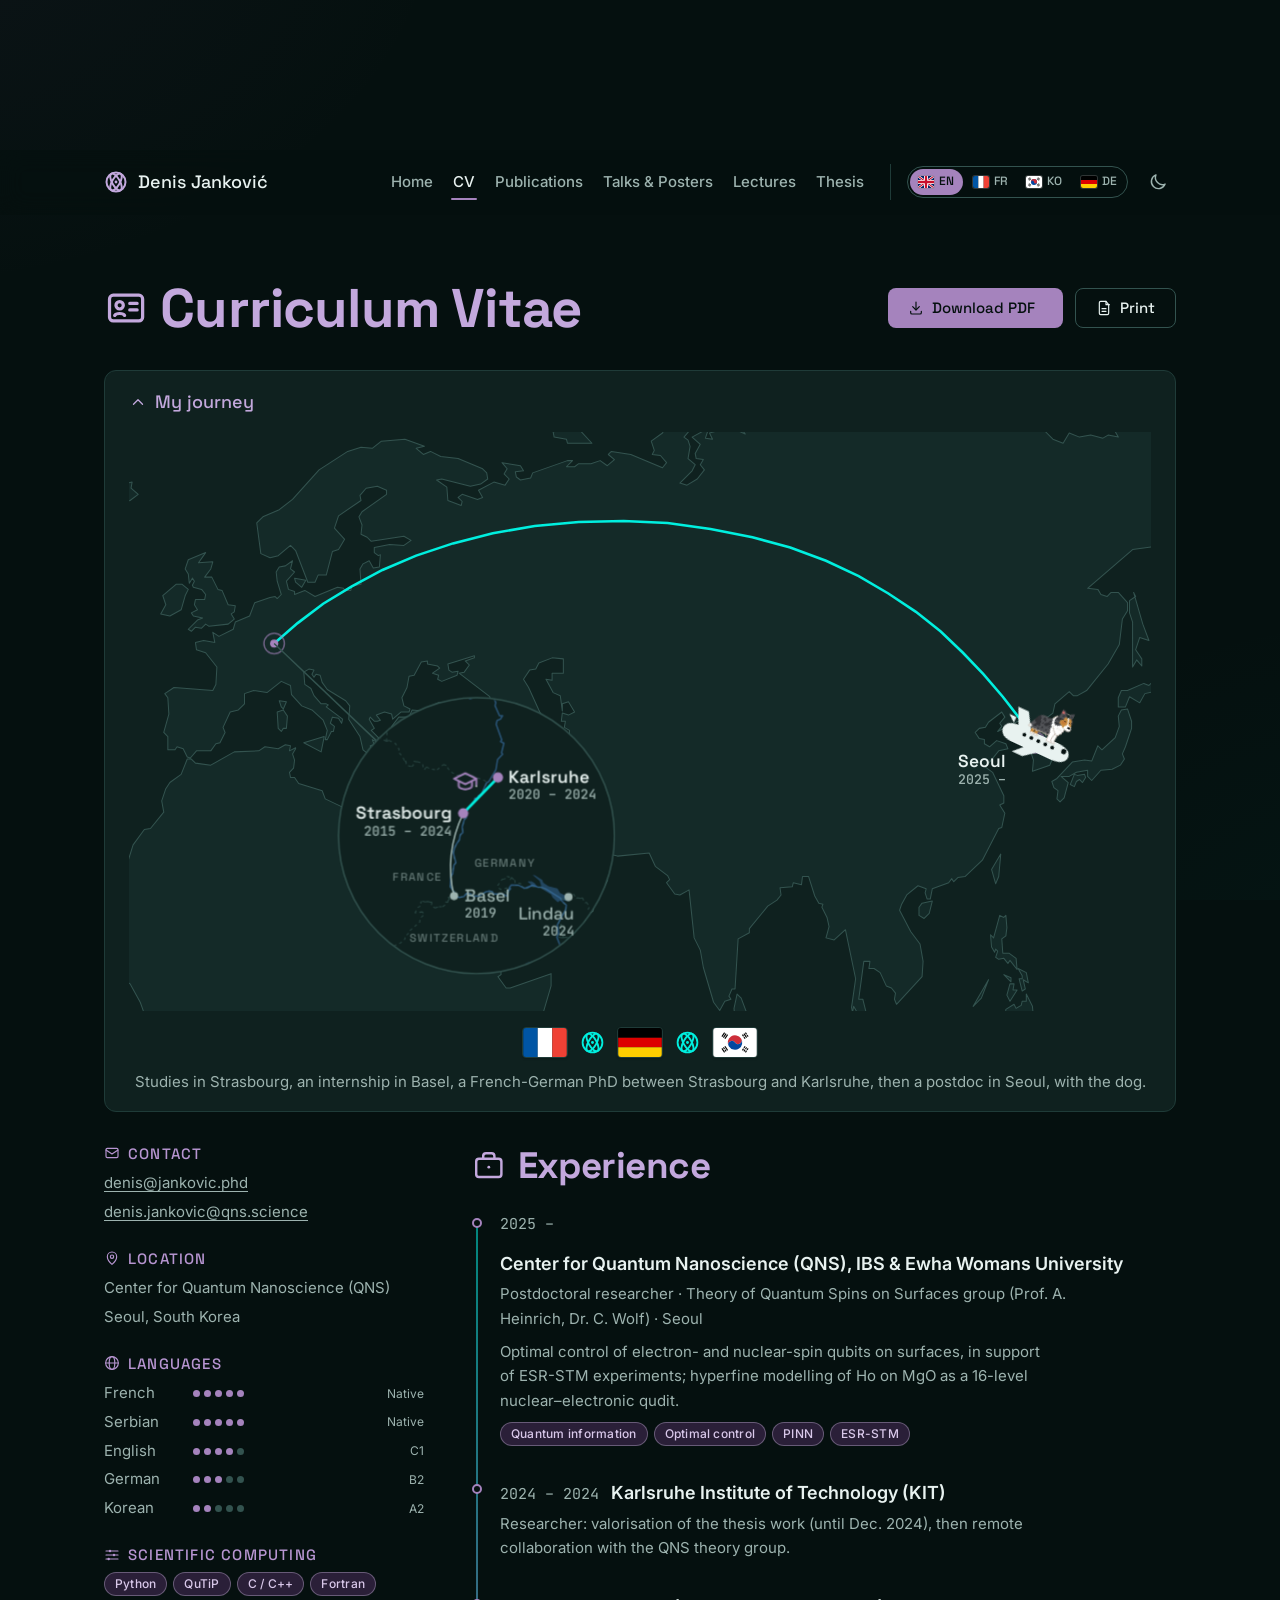
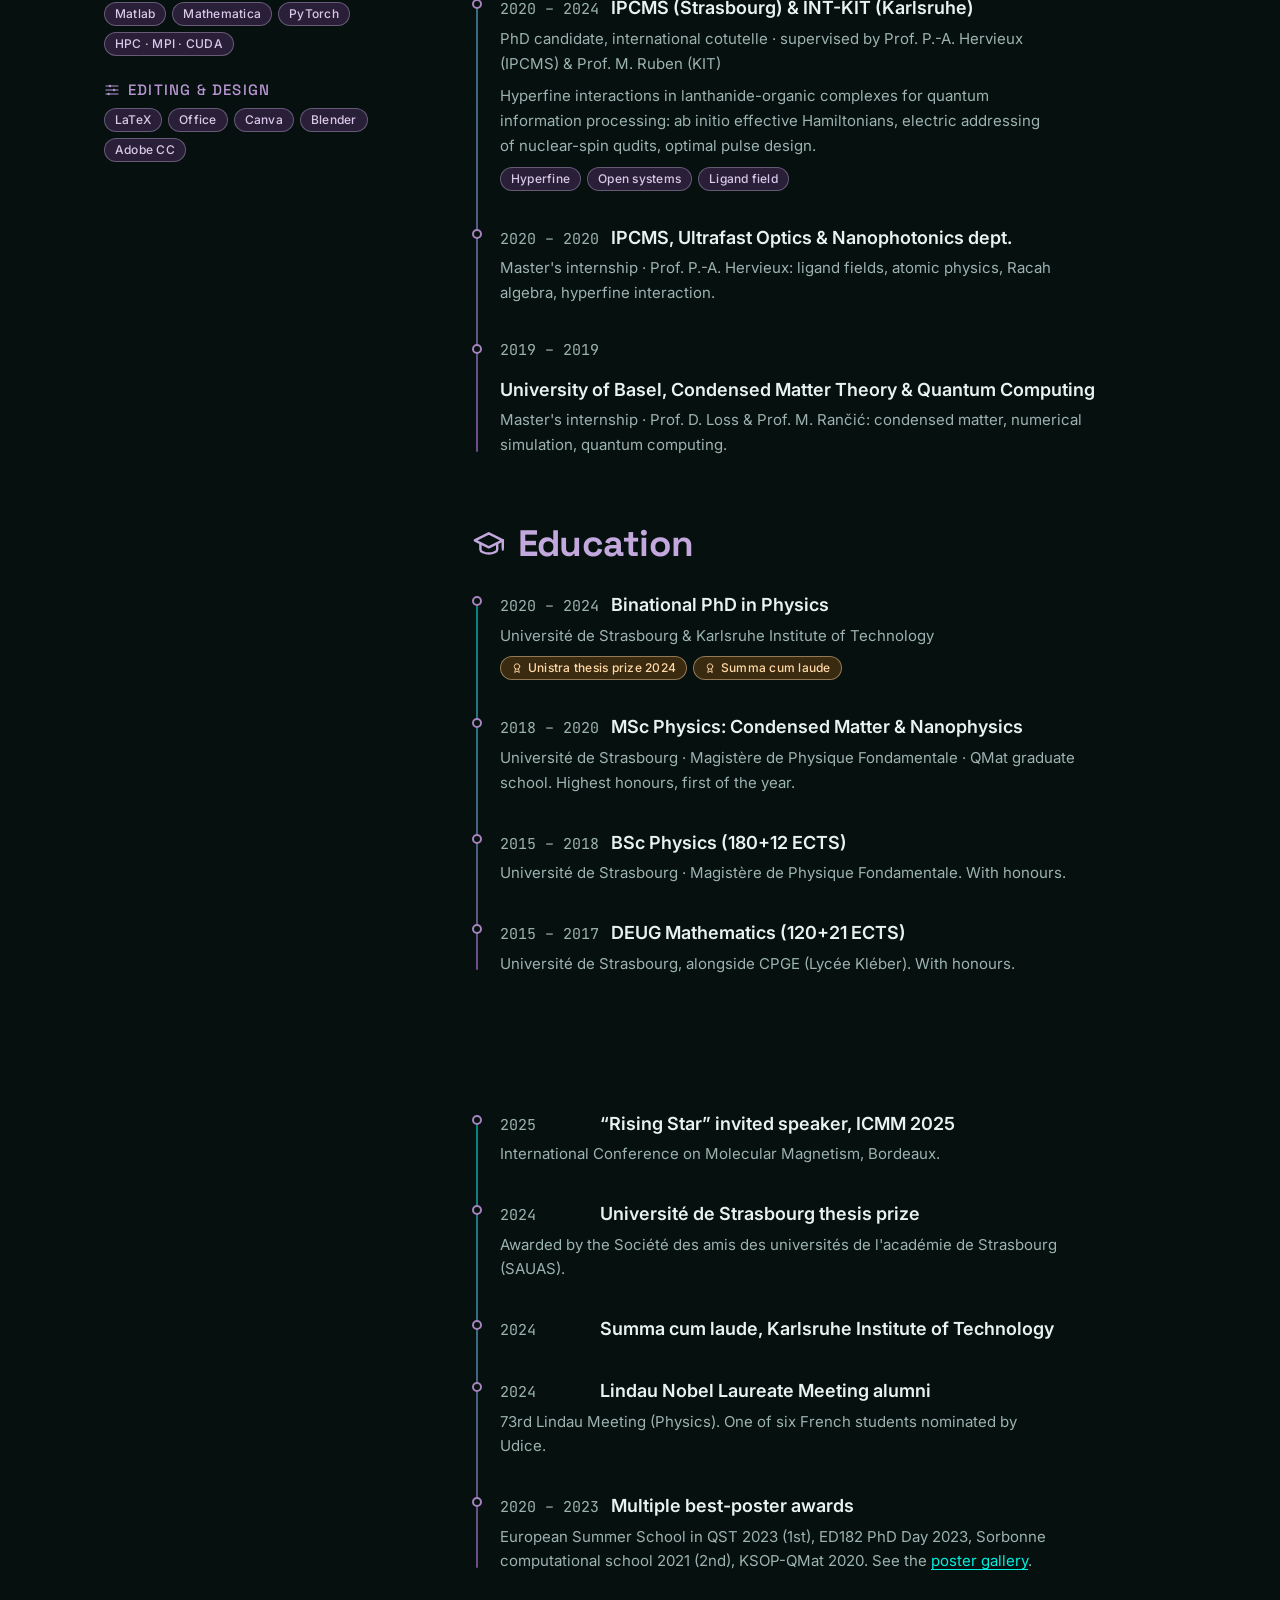
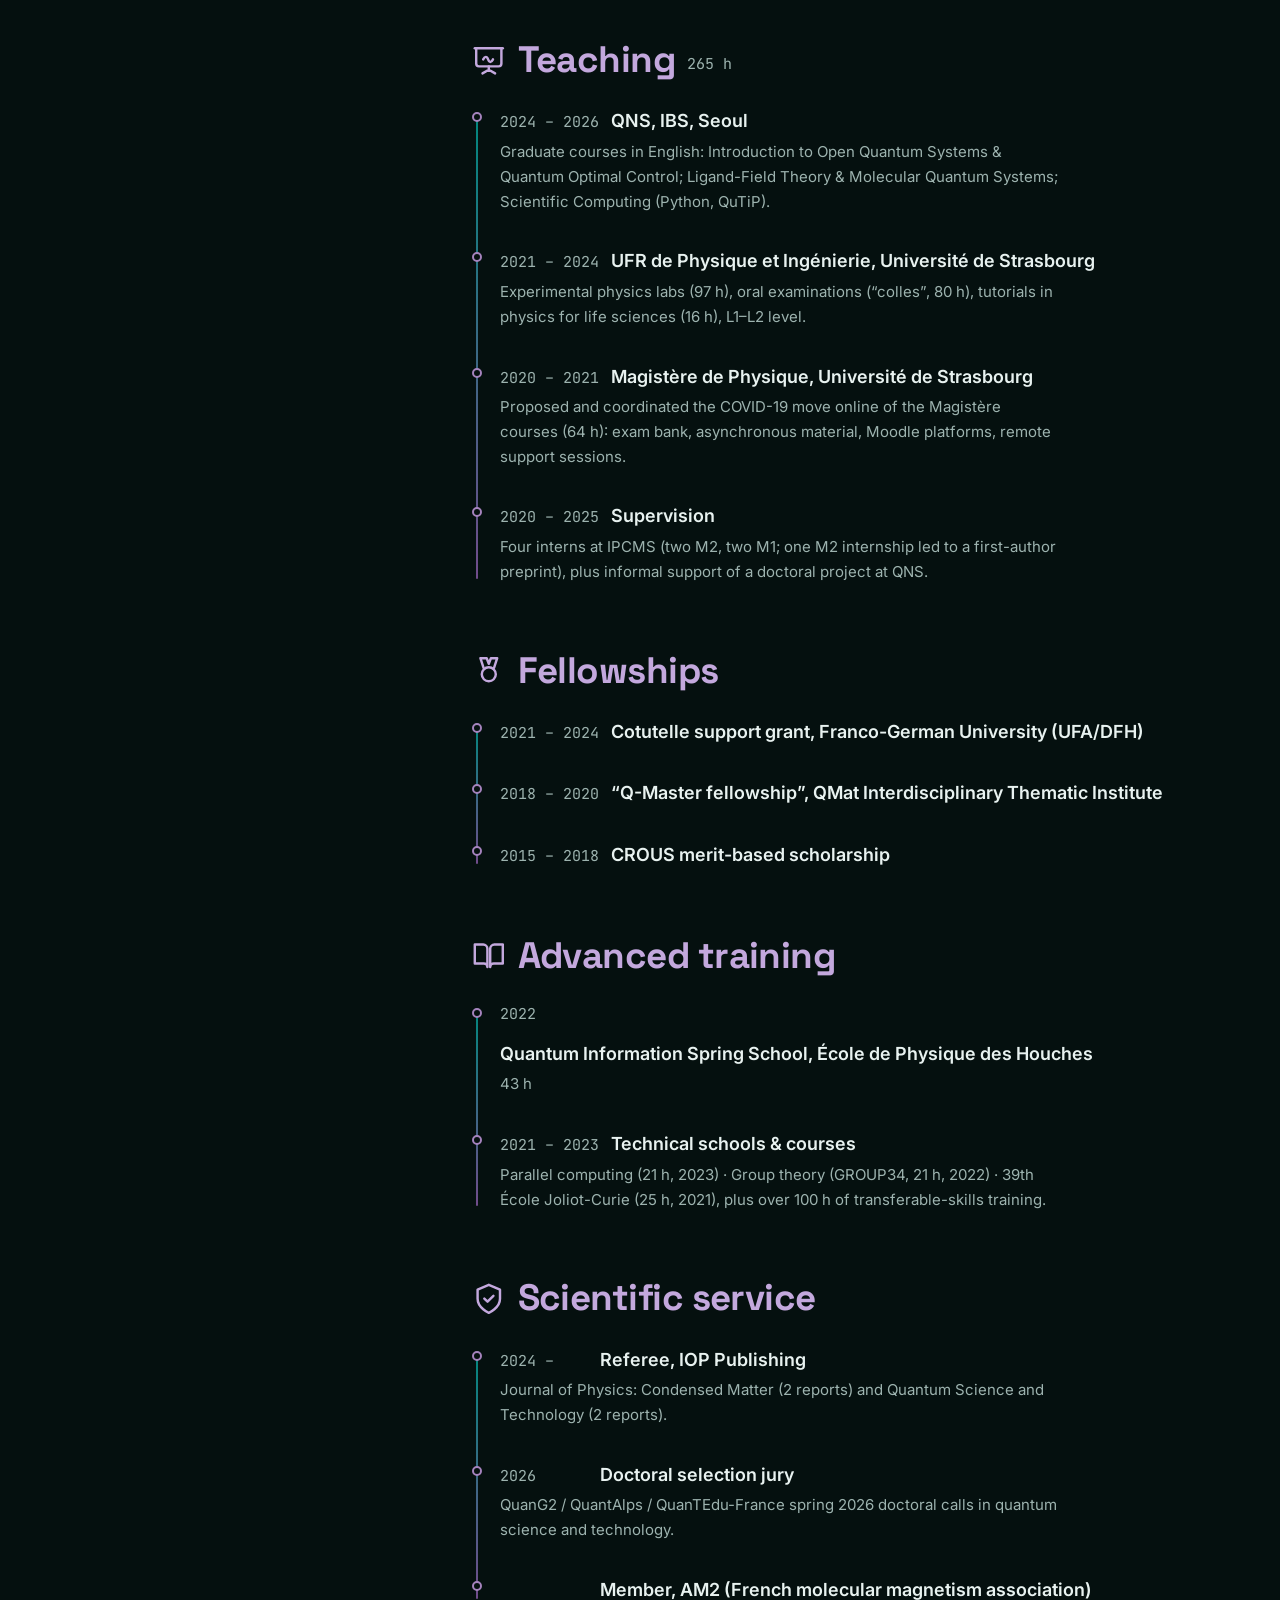
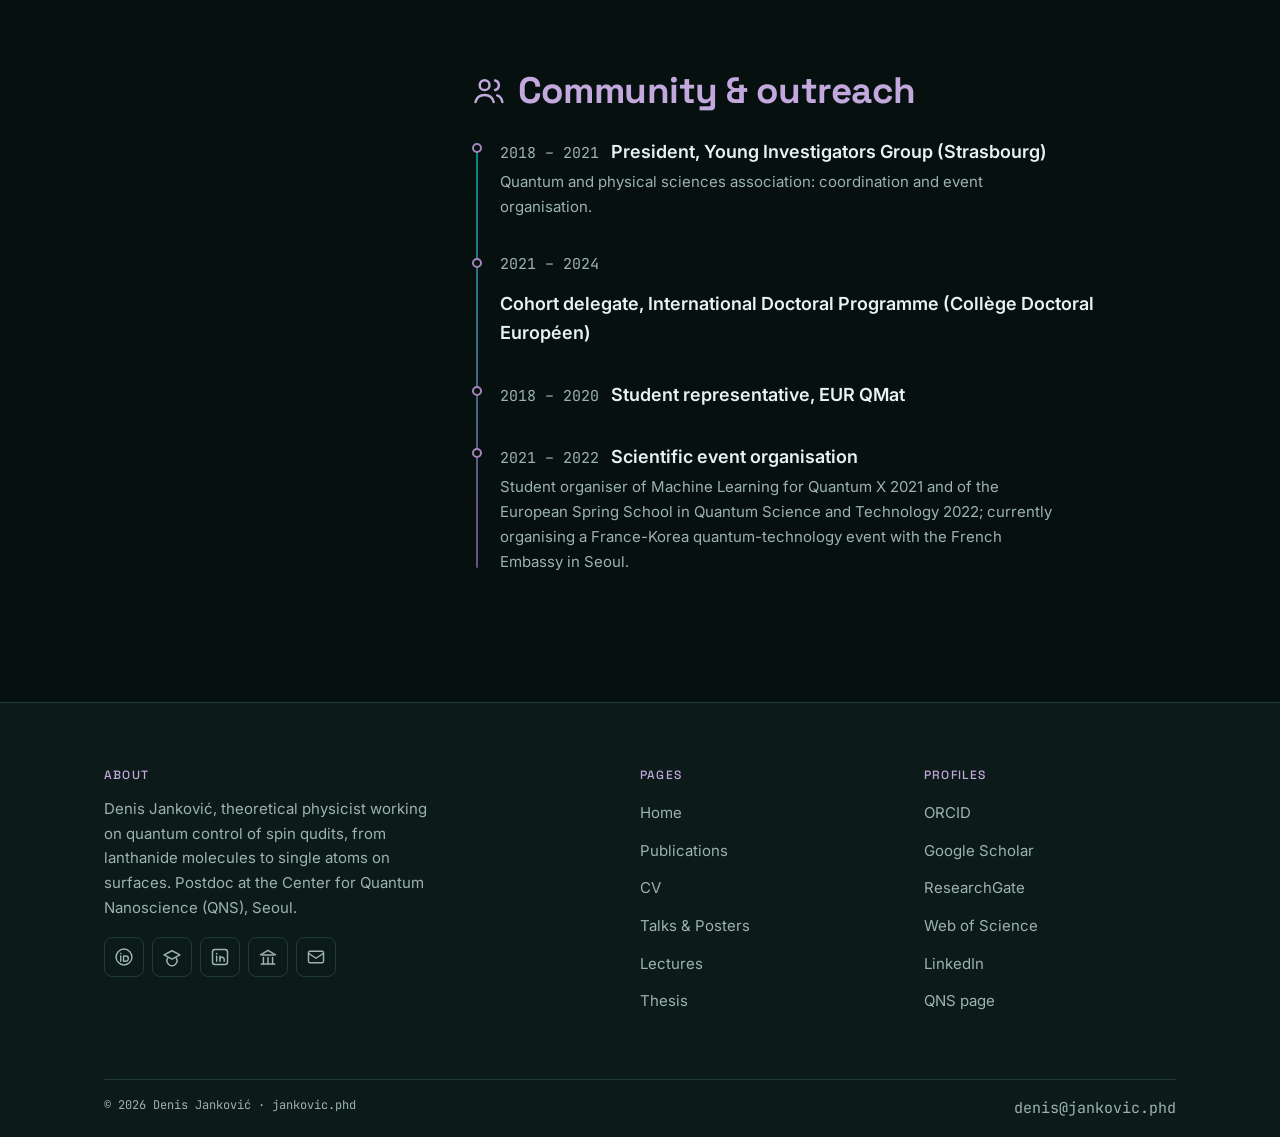
<file: cv.html>
<!DOCTYPE html>
<html lang="en" data-theme="dark" data-lang="en" class="no-js">
<head>
  <meta charset="utf-8">
  <meta name="viewport" content="width=device-width, initial-scale=1">
  <title>CV | Denis Janković</title>
  <meta name="description" content="Curriculum vitae of Denis Janković: education, research positions, teaching, fellowships, distinctions and scientific service.">
  <link rel="canonical" href="https://jankovic.phd/cv.html">
  <meta property="og:type" content="profile">
  <meta property="og:title" content="CV | Denis Janković">
  <meta property="og:description" content="Education, research positions, teaching, fellowships, distinctions and scientific service.">
  <meta property="og:url" content="https://jankovic.phd/cv.html">
  <meta property="og:image" content="https://jankovic.phd/assets/img/og-card.png">
  <meta property="og:locale" content="en_US">
  <meta property="og:locale:alternate" content="fr_FR">
  <meta property="og:locale:alternate" content="ko_KR">
  <meta property="og:locale:alternate" content="de_DE">
  <meta name="twitter:card" content="summary_large_image">
  <link rel="icon" type="image/svg+xml" href="favicon.svg">
  <!-- @partial:boot -->
<script>
(function () {
  var d = document.documentElement;
  d.classList.remove("no-js"); d.classList.add("js");
  var LANGS = ["en", "fr", "ko", "de"];
  // ?lang=fr opens the page in that language (en, fr, ko, de; kr is taken as
  // ko) and remembers it like the toggle would. The parameter is then dropped
  // from the address, so a later toggle is not undone by a reload.
  var fromUrl = null;
  try {
    var url = new URL(location.href);
    var v = url.searchParams.get("lang");
    if (v !== null) {
      v = v.toLowerCase().slice(0, 2);
      if (v === "kr") v = "ko";
      if (LANGS.indexOf(v) !== -1) fromUrl = v;
      url.searchParams.delete("lang");
      history.replaceState(history.state, "", url.pathname + url.search + url.hash);
    }
  } catch (e) { /* no URL API or history — the address is left as it is */ }
  try {
    d.dataset.theme = localStorage.getItem("dj-theme") || "dark";
    var l = fromUrl || localStorage.getItem("dj-lang");
    if (LANGS.indexOf(l) === -1) l = "en";
    if (fromUrl) localStorage.setItem("dj-lang", l);
    d.dataset.lang = l;
    d.lang = l;
  } catch (e) {
    // storage unavailable (private mode, file://) — keep defaults, but a
    // language named in the address still applies
    if (fromUrl) { d.dataset.lang = fromUrl; d.lang = fromUrl; }
  }
})();
</script>
<!-- /@partial:boot -->
  <link rel="preconnect" href="https://fonts.googleapis.com">
  <link rel="preconnect" href="https://fonts.gstatic.com" crossorigin>
  <link rel="stylesheet" href="https://fonts.googleapis.com/css2?family=Inter:wght@400;500;600&family=JetBrains+Mono&family=Space+Grotesk:wght@500;700&display=swap">
  <link rel="stylesheet" href="css/tokens.css">
  <link rel="stylesheet" href="css/base.css">
  <link rel="stylesheet" href="css/components.css">
  <link rel="stylesheet" href="css/pages.css">
</head>
<body>
<!-- @partial:sprite -->
<svg hidden aria-hidden="true" xmlns="http://www.w3.org/2000/svg">
  <!-- Signature motif at icon scale: circle + two ellipses + nucleus -->
  <symbol id="i-orbital" viewBox="0 0 24 24">
    <circle cx="12" cy="12" r="9.5"/>
    <ellipse cx="12" cy="12" rx="9.5" ry="3.8" transform="rotate(60 12 12)"/>
    <ellipse cx="12" cy="12" rx="9.5" ry="3.8" transform="rotate(-60 12 12)"/>
    <circle cx="12" cy="12" r="1.4" fill="currentColor" stroke="none"/>
  </symbol>
  <symbol id="i-wave" viewBox="0 0 24 24">
    <path d="M2 12q2.5-7 5 0t5 0t5 0t5 0"/>
  </symbol>
  <symbol id="i-pubs" viewBox="0 0 24 24">
    <path d="M15 2H9a2 2 0 0 0-2 2v14a2 2 0 0 0 2 2h8a2 2 0 0 0 2-2V7z"/>
    <path d="M15 2v5h5"/>
    <path d="M4 6v13a2 2 0 0 0 2 2h9"/>
  </symbol>
  <symbol id="i-star" viewBox="0 0 24 24">
    <path d="M12 3l2.7 5.6 6.1.9-4.4 4.3 1 6.1-5.4-2.9-5.4 2.9 1-6.1L3.2 9.5l6.1-.9z"/>
  </symbol>
  <symbol id="i-cv" viewBox="0 0 24 24">
    <rect x="3" y="5" width="18" height="14" rx="2"/>
    <circle cx="8.5" cy="10.5" r="2"/>
    <path d="M5.8 16c.7-1.4 4.7-1.4 5.4 0"/>
    <path d="M14 9.5h4M14 13h4"/>
  </symbol>
  <symbol id="i-briefcase" viewBox="0 0 24 24">
    <rect x="3" y="7" width="18" height="13" rx="2"/>
    <path d="M8 7V5a2 2 0 0 1 2-2h4a2 2 0 0 1 2 2v2"/>
    <circle cx="12" cy="13" r="1" fill="currentColor" stroke="none"/>
  </symbol>
  <symbol id="i-education" viewBox="0 0 24 24">
    <path d="M22 9.5 12 4.5l-10 5 10 5z"/>
    <path d="M6 12.2V16c0 1.5 2.7 3 6 3s6-1.5 6-3v-3.8"/>
    <path d="M22 9.5V15"/>
    <circle cx="22" cy="16.2" r="0.8" fill="currentColor" stroke="none"/>
  </symbol>
  <symbol id="i-teaching" viewBox="0 0 24 24">
    <path d="M2 3h20"/>
    <path d="M21 3v11a2 2 0 0 1-2 2H5a2 2 0 0 1-2-2V3"/>
    <path d="M8 11c1.2-2.4 2.6-2.4 3.5 0s2.3 2.4 3.5 0"/>
    <path d="M12 16v2.2M7.5 21l4.5-2.6L16.5 21"/>
  </symbol>
  <symbol id="i-award" viewBox="0 0 24 24">
    <circle cx="12" cy="9" r="5.5"/>
    <path d="M9 13.5 7.5 21l4.5-2.7L16.5 21 15 13.5"/>
  </symbol>
  <symbol id="i-medal" viewBox="0 0 24 24">
    <path d="M8.2 9.8 6 3h4.5L12 7l1.5-4H18l-2.2 6.8"/>
    <circle cx="12" cy="14.5" r="5"/>
  </symbol>
  <symbol id="i-training" viewBox="0 0 24 24">
    <path d="M2 4h6a3 3 0 0 1 3 3v13a2.5 2.5 0 0 0-2.5-2.5H2z"/>
    <path d="M22 4h-6a3 3 0 0 0-3 3v13a2.5 2.5 0 0 1 2.5-2.5H22z"/>
  </symbol>
  <symbol id="i-service" viewBox="0 0 24 24">
    <path d="M12 22s8-3.4 8-10V5.5L12 2 4 5.5V12c0 6.6 8 10 8 10z"/>
    <path d="m8.8 11.8 2.3 2.3 4.2-4.2"/>
  </symbol>
  <symbol id="i-skills" viewBox="0 0 24 24">
    <path d="M3 6h18M3 12h18M3 18h18"/>
    <circle cx="9" cy="6" r="1.8" fill="currentColor" stroke="none"/>
    <circle cx="15" cy="12" r="1.8" fill="currentColor" stroke="none"/>
    <circle cx="7" cy="18" r="1.8" fill="currentColor" stroke="none"/>
  </symbol>
  <symbol id="i-globe" viewBox="0 0 24 24">
    <circle cx="12" cy="12" r="9.5"/>
    <ellipse cx="12" cy="12" rx="4.2" ry="9.5"/>
    <path d="M2.5 12h19"/>
  </symbol>
  <symbol id="i-talks" viewBox="0 0 24 24">
    <path d="M2 3h20"/>
    <path d="M21 3v11a2 2 0 0 1-2 2H5a2 2 0 0 1-2-2V3"/>
    <path d="m7 12 3-3 2.5 2L16 7.5"/>
    <path d="M12 16v2.2M7.5 21l4.5-2.6L16.5 21"/>
  </symbol>
  <symbol id="i-posters" viewBox="0 0 24 24">
    <rect x="5" y="5.5" width="14" height="15" rx="1.5"/>
    <circle cx="12" cy="3.5" r="1.4"/>
    <path d="M12 5v3"/>
    <path d="M8.5 12h7M8.5 15.5h5"/>
  </symbol>
  <symbol id="i-thesis" viewBox="0 0 24 24">
    <path d="M4 19.5A2.5 2.5 0 0 1 6.5 17H20"/>
    <path d="M6.5 2H20v20H6.5A2.5 2.5 0 0 1 4 19.5v-15A2.5 2.5 0 0 1 6.5 2z"/>
    <path d="M9.5 7h7"/>
  </symbol>
  <symbol id="i-mail" viewBox="0 0 24 24">
    <rect x="3" y="5" width="18" height="14" rx="2"/>
    <path d="m3 7.5 9 6 9-6"/>
  </symbol>
  <symbol id="i-pin" viewBox="0 0 24 24">
    <path d="M12 21.5S5 15.5 5 10a7 7 0 0 1 14 0c0 5.5-7 11.5-7 11.5z"/>
    <circle cx="12" cy="10" r="2.5"/>
  </symbol>
  <symbol id="i-download" viewBox="0 0 24 24">
    <path d="M12 3v11.5"/>
    <path d="m7 10 5 5 5-5"/>
    <path d="M4 17v2a2 2 0 0 0 2 2h12a2 2 0 0 0 2-2v-2"/>
  </symbol>
  <symbol id="i-external" viewBox="0 0 24 24">
    <path d="M14 4h6v6"/>
    <path d="M20 4 11 13"/>
    <path d="M18 13.5V19a1.5 1.5 0 0 1-1.5 1.5h-11A1.5 1.5 0 0 1 4 19V8a1.5 1.5 0 0 1 1.5-1.5H10"/>
  </symbol>
  <symbol id="i-copy" viewBox="0 0 24 24">
    <rect x="9" y="9" width="11" height="11" rx="2"/>
    <path d="M5 15V5a2 2 0 0 1 2-2h10"/>
  </symbol>
  <symbol id="i-check" viewBox="0 0 24 24">
    <path d="m5 13 4.5 4.5L19 8"/>
  </symbol>
  <symbol id="i-search" viewBox="0 0 24 24">
    <circle cx="11" cy="11" r="7"/>
    <path d="m20.5 20.5-4.6-4.6"/>
  </symbol>
  <symbol id="i-calendar" viewBox="0 0 24 24">
    <rect x="3" y="5" width="18" height="16" rx="2"/>
    <path d="M8 3v4M16 3v4M3 10.5h18"/>
    <circle cx="12" cy="15.5" r="1.2" fill="currentColor" stroke="none"/>
  </symbol>
  <symbol id="i-filter" viewBox="0 0 24 24">
    <path d="M3 5h18l-7 8v5.5l-4 2.5v-8z"/>
  </symbol>
  <symbol id="i-chevron-down" viewBox="0 0 24 24">
    <path d="m6 9 6 6 6-6"/>
  </symbol>
  <symbol id="i-sun" viewBox="0 0 24 24">
    <circle cx="12" cy="12" r="4.2"/>
    <path d="M12 2v2.5M12 19.5V22M2 12h2.5M19.5 12H22M4.9 4.9l1.8 1.8M17.3 17.3l1.8 1.8M19.1 4.9l-1.8 1.8M6.7 17.3l-1.8 1.8"/>
  </symbol>
  <symbol id="i-moon" viewBox="0 0 24 24">
    <path d="M20.5 14.5A8.5 8.5 0 0 1 9.5 3.5a8.5 8.5 0 1 0 11 11z"/>
  </symbol>
  <symbol id="i-arrow-up" viewBox="0 0 24 24">
    <path d="M12 20V5"/>
    <path d="m6 11 6-6 6 6"/>
  </symbol>
  <symbol id="i-fullscreen" viewBox="0 0 24 24">
    <path d="M8 3H5a2 2 0 0 0-2 2v3"/>
    <path d="M16 3h3a2 2 0 0 1 2 2v3"/>
    <path d="M8 21H5a2 2 0 0 1-2-2v-3"/>
    <path d="M16 21h3a2 2 0 0 0 2-2v-3"/>
  </symbol>
  <symbol id="i-video" viewBox="0 0 24 24">
    <rect x="2" y="6" width="13" height="12" rx="2"/>
    <path d="m15 10.5 6-3.5v10l-6-3.5"/>
  </symbol>
  <symbol id="i-users" viewBox="0 0 24 24">
    <circle cx="9" cy="8" r="3.5"/>
    <path d="M2.5 20c.8-3.4 3.4-5 6.5-5s5.7 1.6 6.5 5"/>
    <path d="M16.5 4.6a3.5 3.5 0 0 1 0 6.8"/>
    <path d="M18 15.3c2 .7 3.2 2.2 3.7 4.7"/>
  </symbol>
  <symbol id="i-megaphone" viewBox="0 0 24 24">
    <path d="m3 11 18-7v12L3 13z"/>
    <path d="M11.6 16.8a3 3 0 1 1-5.8-1.6"/>
  </symbol>
  <symbol id="i-link" viewBox="0 0 24 24">
    <path d="M10 13a5 5 0 0 0 7.5.5l3-3a5 5 0 0 0-7-7l-1.7 1.7"/>
    <path d="M14 11a5 5 0 0 0-7.5-.5l-3 3a5 5 0 0 0 7 7l1.7-1.7"/>
  </symbol>
  <symbol id="i-file" viewBox="0 0 24 24">
    <path d="M15 2H7a2 2 0 0 0-2 2v16a2 2 0 0 0 2 2h10a2 2 0 0 0 2-2V7z"/>
    <path d="M15 2v5h5"/>
    <path d="M9 13h6M9 17h6"/>
  </symbol>
  <symbol id="i-open" viewBox="0 0 24 24">
    <circle cx="9.5" cy="12" r="5.5"/>
    <path d="m16.5 6.5 3.5-3.5M18 12h4M16.5 17.5l3.5 3.5"/>
  </symbol>
  <symbol id="i-stm" viewBox="0 0 24 24">
    <path d="M8.5 3h7l-3.5 7z"/>
    <path d="M12 10v3.5"/>
    <path d="M3 19.5h18"/>
    <circle cx="7" cy="17.5" r="1.4" fill="currentColor" stroke="none"/>
    <circle cx="12" cy="17.5" r="1.4" fill="currentColor" stroke="none"/>
    <circle cx="17" cy="17.5" r="1.4" fill="currentColor" stroke="none"/>
  </symbol>
  <!-- Brand marks, drawn in the same 24px stroke style -->
  <symbol id="i-orcid" viewBox="0 0 24 24">
    <circle cx="12" cy="12" r="9.5"/>
    <circle cx="8.1" cy="7.9" r="1" fill="currentColor" stroke="none"/>
    <path d="M8.1 10.8V17"/>
    <path d="M11.5 10.8h2.6a3.1 3.1 0 0 1 0 6.2h-2.6z"/>
  </symbol>
  <symbol id="i-scholar" viewBox="0 0 24 24">
    <path d="M21.5 9.5 12 4.5l-9.5 5 9.5 5z"/>
    <path d="M6.9 13.2a6 6 0 1 0 10.2 0"/>
  </symbol>
  <symbol id="i-linkedin" viewBox="0 0 24 24">
    <rect x="3" y="3" width="18" height="18" rx="3"/>
    <circle cx="8" cy="8" r="1" fill="currentColor" stroke="none"/>
    <path d="M8 11v6"/>
    <path d="M12 17v-6"/>
    <path d="M12 13.8a2.6 2.6 0 0 1 5 1V17"/>
  </symbol>
  <symbol id="i-researchgate" viewBox="0 0 24 24">
    <rect x="3" y="3" width="18" height="18" rx="3"/>
    <path d="M7.5 16.5v-6h2.3a1.9 1.9 0 0 1 0 3.8H7.5m2.8 0 1.8 2.2"/>
    <path d="M17 11a2.4 2.4 0 0 0-2-1c-1.5 0-2.4 1.2-2.4 3.2s.9 3.3 2.4 3.3c1.2 0 2-.7 2-1.9v-.7h-1.8"/>
  </symbol>
  <symbol id="i-wos" viewBox="0 0 24 24">
    <path d="M12 2.5 20 7v10l-8 4.5L4 17V7z"/>
    <path d="m8 9 1.4 6.5L12 10l2.6 5.5L16 9"/>
  </symbol>
  <symbol id="i-qns" viewBox="0 0 24 24">
    <path d="M3 9.5 12 4l9 5.5"/>
    <path d="M5 9.5h14"/>
    <path d="M6.5 12.5V20M12 12.5V20M17.5 12.5V20"/>
    <path d="M4 20.5h16"/>
  </symbol>
  <symbol id="i-arxiv" viewBox="0 0 24 24">
    <path d="M6 4.5c3.2 2.6 7 8 11.5 15"/>
    <path d="M17.5 4.5C15.2 7.6 10.8 13.4 6.5 19.5"/>
  </symbol>
  <symbol id="i-code" viewBox="0 0 24 24">
    <path d="m8 7-5 5 5 5"/>
    <path d="m16 7 5 5-5 5"/>
  </symbol>
  <symbol id="i-pencil" viewBox="0 0 24 24">
    <path d="M17 3a2.85 2.85 0 1 1 4 4L7.5 20.5 2 22l1.5-5.5z"/>
    <path d="m15 5 4 4"/>
  </symbol>
  <!-- Language flags (fixed colours, never themed) -->
  <symbol id="f-gb" viewBox="0 0 24 18">
    <rect width="24" height="18" fill="#012169"/>
    <path d="M0 0l24 18M24 0L0 18" stroke="#fff" stroke-width="3.6"/>
    <path d="M0 0l24 18M24 0L0 18" stroke="#C8102E" stroke-width="1.6"/>
    <path d="M12 0v18M0 9h24" stroke="#fff" stroke-width="6"/>
    <path d="M12 0v18M0 9h24" stroke="#C8102E" stroke-width="3.4"/>
  </symbol>
  <symbol id="f-fr" viewBox="0 0 24 18">
    <rect width="8" height="18" fill="#0055A4"/>
    <rect x="8" width="8" height="18" fill="#fff"/>
    <rect x="16" width="8" height="18" fill="#EF4135"/>
  </symbol>
  <symbol id="f-kr" viewBox="0 0 24 18">
    <rect width="24" height="18" fill="#fff"/>
    <circle cx="12" cy="9" r="4.5" fill="#0047A0"/>
    <path d="M7.5 9a4.5 4.5 0 0 1 9 0 2.25 2.25 0 0 1-4.5 0 2.25 2.25 0 0 0-4.5 0z" fill="#CD2E3A"/>
    <g stroke="#000" stroke-width="1">
      <path d="M3.2 4.6l3-2.2M3.9 5.6l3-2.2M4.6 6.6l3-2.2"/>
      <path d="M17.8 15.6l3-2.2M17.1 14.6l3-2.2M16.4 13.6l3-2.2"/>
      <path d="M3.2 13.4l3 2.2M3.9 12.4l3 2.2M4.6 11.4l3 2.2"/>
      <path d="M17.8 2.4l3 2.2M17.1 3.4l3 2.2M16.4 4.4l3 2.2"/>
    </g>
  </symbol>
  <symbol id="f-de" viewBox="0 0 24 18">
    <rect width="24" height="6" fill="#000"/>
    <rect y="6" width="24" height="6" fill="#DD0000"/>
    <rect y="12" width="24" height="6" fill="#FFCE00"/>
  </symbol>
</svg>
<!-- /@partial:sprite -->
<!-- @partial:nav -->
<a class="skip-link" href="#main"><span lang="en">Skip to content</span><span lang="fr">Aller au contenu</span><span lang="ko">본문으로 건너뛰기</span><span lang="de">Zum Inhalt springen</span></a>
<header class="site-nav">
  <nav class="site-nav__inner" aria-label="Main">
    <a class="site-nav__brand" href="index.html">
      <svg class="icon" aria-hidden="true"><use href="#i-orbital"/></svg>
      <span>Denis Janković</span>
    </a>
    <ul class="site-nav__links">
      <li><a class="site-nav__link" href="index.html" data-nav="index"><span lang="en">Home</span><span lang="fr">Accueil</span><span lang="ko">홈</span><span lang="de">Start</span></a></li>
      <li><a class="site-nav__link" href="cv.html" data-nav="cv">CV</a></li>
      <li><a class="site-nav__link" href="publications.html" data-nav="publications"><span lang="en">Publications</span><span lang="fr">Publications</span><span lang="ko">논문</span><span lang="de">Publikationen</span></a></li>
      <li><a class="site-nav__link" href="talks.html" data-nav="talks"><span lang="en">Talks &amp; Posters</span><span lang="fr">Présentations &amp; Posters</span><span lang="ko">발표 &amp; 포스터</span><span lang="de">Vorträge &amp; Poster</span></a></li>
      <li><a class="site-nav__link" href="lectures.html" data-nav="lectures"><span lang="en">Lectures</span><span lang="fr">Cours</span><span lang="ko">강의</span><span lang="de">Lehre</span></a></li>
      <li><a class="site-nav__link" href="thesis.html" data-nav="thesis"><span lang="en">Thesis</span><span lang="fr">Thèse</span><span lang="ko">학위논문</span><span lang="de">Dissertation</span></a></li>
    </ul>
    <div class="site-nav__controls">
      <div class="lang-toggle" role="group" data-i18n-aria-label="langToggle" aria-label="Language">
        <button class="lang-toggle__opt keep" type="button" data-lang-btn="en" aria-pressed="true" aria-label="English">
          <svg class="flag" aria-hidden="true"><use href="#f-gb"/></svg><span class="code">EN</span></button>
        <button class="lang-toggle__opt keep" type="button" data-lang-btn="fr" aria-pressed="false" aria-label="Français">
          <svg class="flag" aria-hidden="true"><use href="#f-fr"/></svg><span class="code">FR</span></button>
        <button class="lang-toggle__opt keep" type="button" data-lang-btn="ko" aria-pressed="false" aria-label="한국어">
          <svg class="flag" aria-hidden="true"><use href="#f-kr"/></svg><span class="code">KO</span></button>
        <button class="lang-toggle__opt keep" type="button" data-lang-btn="de" aria-pressed="false" aria-label="Deutsch">
          <svg class="flag" aria-hidden="true"><use href="#f-de"/></svg><span class="code">DE</span></button>
      </div>
      <button class="theme-toggle" type="button" data-theme-btn aria-pressed="true" data-i18n-aria-label="themeToggle" aria-label="Switch theme">
        <svg class="icon icon--sun" aria-hidden="true"><use href="#i-sun"/></svg>
        <svg class="icon icon--moon" aria-hidden="true"><use href="#i-moon"/></svg>
      </button>
    </div>
  </nav>
</header>
<!-- /@partial:nav -->

<main id="main">
  <div class="container">
    <div class="cv-head load-rise" style="--load-delay:100ms">
      <div class="section-head">
        <svg class="icon" aria-hidden="true"><use href="#i-cv"/></svg>
        <h1>Curriculum Vitae</h1>
      </div>
      <div class="cv-head__actions">
        <!-- js/cv.js picks the PDF for the current language, falls back to the
             English one, and hides this button when neither exists. -->
        <a class="btn btn--primary" href="assets/pdf/cv/cv-denis-jankovic-en.pdf" download data-cv-download hidden>
          <svg class="icon" aria-hidden="true"><use href="#i-download"/></svg>
          <span lang="en">Download PDF</span><span lang="fr">Télécharger le PDF</span><span lang="ko">PDF 다운로드</span><span lang="de">PDF herunterladen</span><span data-cv-lang></span>
        </a>
        <button class="btn btn--secondary" type="button" onclick="window.print()">
          <svg class="icon" aria-hidden="true"><use href="#i-file"/></svg>
          <span lang="en">Print</span><span lang="fr">Imprimer</span><span lang="ko">인쇄</span><span lang="de">Drucken</span>
        </button>
      </div>
    </div>

    <!-- The journey map, the same figure as on the homepage (filled in from
         tools/partials/journey.html by tools/sync_partials.py). Open to begin
         with; it plays as it scrolls into view and again each time the pane is
         reopened (js/map.js). -->
    <details class="journey-pane load-rise" style="--load-delay:150ms" open>
      <summary><svg class="icon" aria-hidden="true"><use href="#i-chevron-down"/></svg><span lang="en">My journey</span><span lang="fr">Mon parcours</span><span lang="ko">나의 여정</span><span lang="de">Mein Weg</span></summary>
      <!-- @partial:journey -->
      <!-- The journey map: where the studies, the PhD and the postdoc took
           place, animated once as it scrolls into view (css/pages.css,
           "Journey map"). The land outline is Natural Earth 1:110m (public
           domain), projected and simplified by a one-off script; the three
           Rhine cities sit 4–9 px apart at this scale, hence the inset. Each
           city shows a note while hovered (the .journey__tip divs). A link to
           #map opens with the map centred in the viewport (js/map.js), the
           same way #card does for the business card. Shared with cv.html (a
           collapsible pane at the top): this is tools/partials/journey.html,
           copied into both pages by tools/sync_partials.py, and
           tools/make_journey.py regenerates it. -->
      <figure class="journey" id="map" data-reveal data-i18n-aria-label="journeyMap" aria-label="Map of my journey: Strasbourg, Karlsruhe, then Seoul">
        <div class="journey__stage">
        <svg class="journey__map" viewBox="0 0 1000 566" aria-hidden="true" focusable="false">
          <defs><clipPath id="j-inset-clip"><circle r="134"/></clipPath></defs>
          <path class="journey__land" d="M830 620l7 8l-7 1l-2 15l-6 6l-2 22l-1 -3l-7 4l-3 -6l-7 -3l-8 3l-2 -4l-9 -1l-1 -12l-6 -10l-1 -15l4 -6l5 3l5 -2l1 -7l10 -4l23 -34l3 0l3 8l10 6l-1 3l-4 0l1 5l-4 3l-4 8zM884 562l1 11l-3 8l-2 -9l-3 4l2 7l-2 4l-7 -5l-2 -6l2 -5l-4 -4l-9 8l1 -10l8 -5l2 4l5 -3l1 -4l4 0l0 -7zM601 582l-5 2l-3 -7l-1 -13l3 -14l4 4l6 16zM869 546l-7 11l-3 -6l3 -11l4 0l-1 6zM834 554l-8 8l15 -26zM856 531l7 3l0 4zM878 529l2 10l-5 -3l2 9l-3 2l-3 -12l3 0l0 -3l-4 -7zM852 473l4 2l2 -2l1 12l-1 8l-4 3l1 14l6 0l7 5l1 11l-7 -9l-2 3l-4 -5l-5 1l-3 -2l2 -6l-2 -2l-1 3l-3 -5l-1 -12l3 3zM783 471l-5 5l-5 -3l0 -8l3 -4l10 -2zM851 435l-3 7l-4 -14l9 -15zM935 335l1 3l-3 5l-3 -3l-3 2l-2 5l-4 -2l4 -10l3 1zM310 321l-4 4l0 2l-6 4l-3 -1zM242 321l3 3l13 0l-1 3l-9 1zM191 298l-3 15l-17 -9zM151 272l4 6l-1 12l-3 0l-2 3l-3 -3l-1 -16zM975 308l-3 7l2 5l-4 6l-8 4l-11 1l-9 10l-4 -4l0 -6l-11 2l-7 4l-8 0l7 6l-4 15l-4 4l-3 -3l1 -8l-4 -3l-2 -6l5 -3l15 -16l12 -2l7 1l6 -15l4 4l13 -12l4 -11l-1 -10l3 -6l6 -1l4 12l0 7zM154 264l-3 7l-2 -2l-2 -6zM993 246l5 2l4 -4l1 10l-9 2l-5 9l-10 -6l-4 10l-7 0l0 -9l3 -7l6 0zM992 188l6 16l-9 -3l-4 12l6 9l0 7l-5 -6l-4 7l0 -44l-3 -9l0 -12l6 -4l-2 -4zM51 174l-11 6l-9 -2l5 -9l-3 -9l13 -11l6 0l6 5l-3 6zM173 145l-4 7l-6 -5l-1 -4zM75 118l-7 10l14 -1l-2 7l-6 8l7 0l6 12l4 1l6 14l7 1l-1 6l-3 2l3 5l-6 5l-19 2l-3 -2l-4 4l-6 -1l-4 4l-3 -2l9 -9l5 -2l-9 -2l-2 -3l6 -3l-3 -5l1 -5l9 0l1 -5l-4 -5l-8 -2l-1 -2l2 -4l-2 -3l-3 5l-1 -9l-3 -5l3 -9zM3 49l-1 6l7 6l-8 6l-24 8l-26 -4l7 -4l-14 -4l11 -2l0 -2l-13 -3l4 -5l9 -2l10 6l10 -4l8 2zM991 -11l-23 -1l6 -4l8 0zM453 11l-24 0l-1 -4l-12 -2l-1 -5l7 -2l0 -5l12 -7l-6 -1l15 -8l-2 -4l35 -11l44 -6l4 4l-4 3l-41 8l-20 9l-19 17zM762 -44l2 4l6 -2l18 0l19 8l-1 5l-28 10l16 3l6 -1l3 5l13 -3l20 1l2 4l26 1l0 -6l23 1l10 5l3 5l-3 4l7 7l10 4l6 -10l10 4l11 -2l12 3l5 -3l10 2l-5 -9l9 -4l56 6l5 5l17 7l25 -1l12 1l6 4l-1 6l8 3l8 -2l35 0l11 8l7 -3l-5 -5l3 -4l33 2l18 4l9 4l0 35l-8 4l-8 -1l5 5l8 13l-2 3l-12 -2l-23 7l-18 12l-3 4l-9 -6l-16 7l-3 -3l-6 3l-8 -1l-2 6l-8 9l1 3l7 2l-1 13l-6 0l-3 8l3 4l-11 4l-2 10l-9 2l-2 9l-9 9l-9 -39l3 -12l5 -6l1 -4l10 -2l21 -20l12 -7l5 -12l-8 0l-4 8l-15 9l-6 -11l-16 3l-15 15l5 6l-24 3l1 -7l-10 -1l-8 4l-19 -1l-21 3l-44 38l10 1l3 5l6 2l4 -4l7 0l9 10l0 8l-5 8l-3 25l-11 19l-21 26l-9 5l-4 0l-4 -4l-14 12l-2 9l-13 10l-1 5l6 5l7 16l0 10l-2 5l-17 6l1 -11l-3 -9l5 -2l-5 -7l-3 -2l-2 2l-4 -3l3 -5l1 -8l-7 -4l-20 10l4 -5l-2 -3l5 -6l-3 -5l-13 10l-3 5l-6 1l-4 4l4 6l5 1l0 4l5 3l7 -6l9 3l2 5l-9 2l-13 16l7 5l11 23l0 7l-4 2l5 8l-3 14l-3 1l-16 31l-17 16l-7 1l-4 4l-2 -3l-3 4l-16 6l-2 10l-3 0l-2 -6l1 -4l-8 -3l-11 9l-5 9l-2 6l11 21l9 12l3 17l-1 15l-25 27l-2 -5l1 -6l-4 -5l-5 -2l-6 -13l-6 -4l-5 0l1 -7l-6 0l-5 37l4 0l4 16l15 17l3 5l1 19l4 13l-4 1l-14 -14l-7 -23l-1 -10l-10 -17l-1 6l-1 -5l4 -28l-10 -48l-11 10l-8 -2l3 -11l-2 -9l-5 -10l1 -3l-4 -1l-4 -7l-6 -19l-6 0l-1 8l-8 -2l-1 4l-12 1l1 7l-4 5l-9 6l-18 22l0 4l-11 6l-3 49l-3 0l-3 7l2 3l-6 2l-5 9l-6 -8l-10 -34l-3 -17l-6 -12l-5 -47l-9 5l-5 -1l-8 -11l3 -3l-2 -4l-12 -9l-6 -13l-31 3l-26 -6l-2 -11l-3 -2l-11 6l-20 -12l-9 -20l-3 1l-4 -3l-3 4l-3 -1l5 21l8 8l0 7l4 11l2 -11l1 -1l2 2l-1 11l2 5l14 -1l15 -20l0 13l3 6l12 6l7 11l-9 17l-4 1l-1 12l-6 3l-2 6l-7 3l0 3l-18 8l-1 7l-16 7l-6 7l-19 6l-4 5l-9 1l-6 -23l0 -14l-10 -24l-12 -16l0 -11l-4 -10l-6 -5l-3 -12l-12 -22l-3 0l2 -12l-6 16l-10 -19l11 32l10 20l-1 7l8 10l4 30l6 5l5 19l25 31l0 4l-3 2l8 11l4 0l40 -14l0 12l-10 34l-11 23l-7 12l-22 23l-9 17l-9 8l-6 19l-3 16l4 3l-1 14l8 21l2 34l-9 18l-12 8l-17 19l0 7l5 14l-1 18l-18 14l2 4l-4 23l-25 35l-14 8l-1 2l-20 0l-19 8l-8 -8l-2 -11l2 -2l0 -7l-19 -40l-6 -44l-16 -36l0 -20l5 -20l7 -13l0 -12l-5 -14l2 -5l-8 -31l-19 -35l6 -37l-2 -6l-3 -1l-3 -8l-11 5l-5 0l-10 -18l-16 1l-24 13l-16 -4l-18 7l-10 -4l-21 -22l-5 -14l-10 -18l-8 -5l-3 -6l-1 -13l-5 -10l2 -1l5 -11l2 -18l-1 -17l-5 -8l1 -8l4 -7l2 -9l5 -7l5 -16l11 -15l6 -1l13 -16l-2 -11l4 -12l4 -6l11 -8l6 -15l4 0l4 4l15 2l23 -13l24 -1l6 -4l13 2l7 -4l5 1l-1 5l6 -3l0 1l-3 5l2 6l-1 8l-4 4l1 5l4 0l4 6l23 7l3 8l21 10l6 -6l-1 -7l2 -5l8 -5l9 2l2 4l11 2l1 3l8 0l15 7l8 -6l5 -1l5 2l2 4l1 -3l10 3l5 -5l9 -28l1 -10l-3 -4l3 -4l-9 -1l-5 5l-9 1l-5 -4l-7 -1l-1 4l-5 1l-6 -5l-6 0l-9 -13l3 -7l-4 -4l7 -9l10 0l3 -7l11 1l15 -8l11 0l19 9l13 0l7 -5l1 -4l-1 -6l-30 -23l5 -1l5 -7l-4 -4l9 -3l0 -2l-26 8l1 6l3 2l6 -1l-1 4l-15 6l-4 -2l1 -4l-6 -2l7 -5l-2 -2l-10 -2l0 -3l-6 1l-7 13l-5 1l-2 11l-5 10l2 8l6 3l-1 3l-8 0l-8 7l-1 -5l-7 -2l-8 3l4 5l-3 1l-3 0l-4 -4l-1 2l5 9l-3 2l7 7l0 5l-6 -3l2 5l-4 1l2 7l-4 1l-5 -4l-3 -13l-11 -17l1 -13l-4 -5l-18 -11l-5 -7l-2 -7l-4 -1l-2 3l-2 -3l2 -4l-5 -1l-5 3l1 12l6 4l3 7l7 8l5 0l2 1l-2 2l16 12l-1 4l-3 -5l-6 -1l-2 6l4 3l-1 5l-2 0l-4 8l-2 0l2 -9l-4 -10l-11 -10l-10 -4l-10 -11l-1 -9l-9 -4l-14 11l-13 -2l-9 3l0 10l-6 6l-8 2l-7 15l2 5l-5 10l-4 1l-5 7l-14 0l-6 7l-3 -1l-4 -8l-6 -2l-2 3l-7 0l0 -13l-4 -4l5 -18l-1 -16l-3 -4l9 -6l38 3l3 -6l1 -17l-11 -14l-9 -3l-1 -7l8 -2l11 2l-2 -10l6 4l14 -7l2 -7l14 -6l5 -13l15 -5l5 -1l2 2l4 -4l-4 -13l-1 -9l3 -5l6 -1l7 -5l-2 8l4 3l-8 9l2 8l6 2l0 3l10 -4l10 6l22 -9l6 1l1 2l6 0l1 -4l9 -2l-1 -15l3 -5l6 -3l4 7l6 -1l1 -12l-2 1l-4 -3l0 -5l15 -3l14 1l7 -5l-7 -4l-32 5l-4 -4l-6 -3l1 -9l-3 -8l3 -5l24 -17l0 -4l-9 -4l-11 2l-6 7l1 5l-22 15l-4 12l10 11l-6 10l-6 2l-6 23l-8 0l-3 7l-7 0l-12 -31l-5 -5l-12 10l-8 2l-9 -4l-4 -30l6 -6l16 -7l13 -10l26 -29l28 -18l13 -4l11 1l9 -7l23 -2l19 7l-8 2l7 6l7 -3l10 5l17 2l24 10l4 4l1 6l-7 5l-10 2l-28 -7l-5 1l10 7l1 13l13 5l1 -4l-4 -4l4 -3l15 5l5 -2l-4 -7l15 -8l11 3l4 -6l-5 -5l3 -5l-5 -6l18 3l3 5l-8 1l1 5l4 3l10 -2l2 -5l34 -12l5 0l-6 6l8 0l4 -3l12 0l9 -3l7 5l7 -6l-6 -5l3 -3l19 3l31 13l4 -5l-6 -7l-8 -1l2 -4l-3 -9l11 -8l4 -8l5 -2l16 2l2 5l-6 7l4 3l2 6l-2 12l7 6l-3 6l-12 12l7 2l10 -6l7 -9l-4 -5l3 -5l-7 -1l-1 -5l5 -9l-8 -7l11 -6l-2 -6l3 -1l4 5l-3 9l7 1l-3 -6l11 -3l13 -1l11 5l-5 -7l-1 -10l39 -2l-5 -5l8 -6l35 -5l2 -3l17 -1l5 2l14 -4l11 0l2 -4l6 -4l15 -3l11 3zM401 272l3 6l5 3l-5 0l-5 12l2 11l6 2l5 4l8 2l10 -2l1 -18l-5 -3l1 -6l-4 0l1 -8l6 2l6 -3l-6 -10l-6 2l0 7l-2 -15l-7 -3l-7 -13l6 1l0 -7l11 0l0 -14l-11 -1l-13 5l-3 6l-6 1l-6 9l5 8zM-76 -102l39 7l-11 4l-58 1l4 1l22 -1l18 3l13 -2l5 3l-7 5l46 -7l19 2l3 4l-29 8l-20 2l15 0l-12 12l0 10l7 6l-20 3l12 5l1 7l-6 1l8 8l-14 0l7 4l-2 3l-18 1l8 6l0 4l-12 -3l-3 2l8 2l8 6l3 7l-11 2l-13 -9l2 6l-7 5l25 1l-34 14l-25 3l-6 4l-9 9l-13 6l-22 5l-5 5l-1 6l-3 6l-10 7l3 7l-6 16l-9 1l-9 -7l-13 -1l-21 -24l-4 -14l-9 -8l3 -6l-5 -3l7 -11l9 -3l4 -11l-16 6l-8 -3l0 -6l2 -5l19 3l-17 -9l-6 1l-5 -2l7 -8l-17 -19l-7 -3l0 -4l-17 -5l-45 0l-19 -8l29 -4l-26 -2l-14 -3l1 -4l46 -8l2 -4l-16 -3l5 -3l31 -7l-3 -4l34 -4l19 0l7 3l17 -5l36 7l-14 -5l0 -4l21 -5l22 0l8 -3z"/>
          <path class="journey__arc j-arc" d="M142 207 L165 187 L190 168 L218 151 L248 135 L281 121 L317 109 L356 99 L397 92 L440 88 L484 87 L527 89 L569 95 L610 103 L647 113 L682 126 L714 141 L743 158 L770 176 L794 195 L816 216 L836 237 L855 259 L872 281 L887 304" pathLength="1"/>
          <g class="j-pop" style="--d: .4s"><circle class="journey__ring" cx="142" cy="207" r="10"/><circle class="journey__dot" cx="142" cy="207" r="4"/></g>
          <line class="journey__leader j-draw" x1="142" y1="207" x2="242" y2="302" pathLength="1" style="--d: .6s"/>
          <g transform="translate(340 395)">
          <g class="journey__inset j-pop" style="--d: .7s">
            <circle class="journey__inset-bg" r="135"/>
            <!-- Lakes, borders and the Rhine, Natural Earth 1:10m, cut to the circle. -->
            <path class="journey__lake" clip-path="url(#j-inset-clip)" d="M91.5 60.3L92.8 62.4L89.9 62.4L89.2 64.1L82.6 63.0L79.5 65.0L74.4 60.5L73.0 57.5L64.2 52.2L61.8 44.3L54.9 38.3L57.0 38.7L64.4 43.2L65.3 46.0L70.4 49.5L79.2 51.7L81.8 56.1L89.2 59.7ZM56.7 46.2L60.0 50.4L54.1 49.7L50.3 51.6L46.9 51.5L52.5 49.1L53.5 47.7L50.2 45.3L50.9 44.2L53.5 45.4L52.3 43.8Z"/>
            <path class="journey__borders" clip-path="url(#j-inset-clip)" d="M-79.8 -113.0L-80.6 -114.5M-80.3 -113.2L-79.8 -113.0M-88.1 -92.4L-87.5 -102.2L-84.2 -107.1L-85.0 -108.5L-80.3 -113.2M-87.6 -92.4L-88.1 -92.4M-88.1 -92.4L-96.1 -96.0M-96.1 -96.0L-99.2 -95.6L-102.3 -92.2L-105.8 -91.7M96.1 101.8L87.9 99.4M87.9 99.4L85.1 99.7M85.1 99.7L84.1 99.5M84.1 99.5L86.0 95.5L82.6 90.6L83.2 88.2L81.0 83.0M82.4 61.2L82.5 61.3M29.7 39.9L32.0 40.4L32.9 43.4M25.7 42.7L29.4 41.7L29.7 39.9M34.3 40.7L36.8 43.4M32.9 43.4L34.3 40.7M25.1 42.6L25.7 42.7M24.4 52.8L20.8 50.8L20.8 48.6L25.1 42.6M37.4 43.3L38.2 48.4M36.8 43.4L37.4 43.3M41.0 46.3L44.2 47.4L45.6 48.7L44.6 49.5L48.2 51.9M38.2 48.4L41.0 48.4L41.0 46.3M54.1 49.7L60.0 50.4M48.2 51.9L54.1 49.7M63.0 50.4L63.7 51.5M60.0 50.4L63.0 50.4M32.0 53.4L32.3 51.5L30.2 51.0M30.2 51.0L24.4 52.8M65.7 51.5L82.4 61.2M63.7 51.5L65.7 51.5M31.6 52.6L32.0 53.4M29.8 56.8L31.6 52.6M13.4 54.2L15.4 54.7L16.8 57.0L22.2 57.5M-4.7 59.2L4.6 58.6L9.5 54.7L13.4 54.2M27.8 54.2L29.8 56.8M22.2 57.5L27.8 54.2M-18.1 56.3L-19.4 58.8M-22.0 57.2L-18.1 56.3M-9.6 56.4L-5.4 57.0L-4.7 59.2M-16.8 60.5L-12.4 59.5L-9.6 56.4M-19.4 58.8L-20.8 58.8M-20.8 58.8L-16.8 60.5M-85.6 -93.3L-79.2 -90.0L-75.7 -84.5L-76.8 -82.1L-72.4 -77.7L-70.2 -72.6M-87.6 -92.4L-85.6 -93.3M-69.1 -73.1L-68.5 -68.7L-63.4 -67.7M-70.2 -72.6L-69.1 -73.1M-61.5 -72.9L-59.3 -72.4M-63.4 -67.7L-61.8 -69.0L-61.5 -72.9M-57.8 -72.5L-52.7 -70.5L-52.1 -65.5L-51.0 -64.6M-59.3 -72.4L-57.8 -72.5M-32.4 -69.6L-27.9 -68.1L-28.2 -66.3L-25.5 -62.7L-18.7 -58.9M-38.6 -64.4L-32.4 -69.6M-49.0 -67.4L-45.0 -65.2L-38.6 -64.4M-51.0 -64.6L-49.0 -67.4M-12.0 -59.8L-7.6 -58.6M-14.5 -58.9L-12.0 -59.8M-16.8 -59.4L-14.5 -58.9M-18.7 -58.9L-16.8 -59.4M-4.6 -58.9L10.7 -52.7L4.8 -40.6L2.1 -39.3L0.9 -36.9L-1.6 -36.6L-2.2 -33.7L-10.1 -25.2L-9.9 -17.6L-11.9 -15.9L-13.9 -8.5L-13.3 -3.3L-15.8 -0.9L-16.6 3.8L-22.1 13.6L-22.6 19.7L-20.2 26.3L-23.5 33.4L-23.3 36.9L-25.2 41.3L-24.6 45.5L-26.0 47.4L-25.7 50.0L-21.8 55.4L-22.0 57.2M-7.6 -58.6L-4.6 -58.9M81.0 83.0L87.8 71.2L87.8 67.8L84.3 65.5L82.4 61.2M83.1 99.8L78.6 98.9L80.5 95.4L79.0 89.9L81.0 83.0M84.1 99.5L83.1 99.8M-26.5 61.4L-27.5 60.6L-22.0 57.2M-27.0 62.8L-26.3 61.4M-26.3 61.4L-26.5 61.4M-27.5 62.6L-27.0 62.8M-28.3 65.4L-27.5 62.6M-52.7 64.1L-50.3 64.8M-60.3 75.7L-57.2 70.0L-54.1 68.5L-54.6 64.9L-52.7 64.1M-47.7 64.3L-45.0 65.1M-50.3 64.8L-47.7 64.3M-30.5 64.6L-28.3 65.4M-33.1 69.5L-30.5 67.5L-30.5 64.6M-43.6 64.9L-44.3 68.5L-40.5 70.7M-45.0 65.1L-43.6 64.9M-36.8 69.4L-33.1 69.5M-40.5 70.7L-36.8 69.4M-83.1 112.7L-82.9 108.5L-74.6 105.1L-71.0 102.3L-69.8 100.5L-70.4 99.0L-66.7 95.7L-66.8 94.3L-55.5 84.4L-55.4 80.8L-50.9 76.8L-53.0 74.5M-53.0 74.5L-60.3 75.7M94.8 56.9L97.6 61.2M85.8 62.2L90.7 61.5L93.3 57.4L94.8 56.9M98.9 60.7L102.1 61.4M97.6 61.2L98.9 60.7M103.6 60.7L106.1 65.9M102.1 61.4L103.6 60.7M82.5 61.3L85.8 62.2M107.6 65.0L110.7 69.8L109.3 71.6L110.8 75.3M106.1 65.9L107.6 65.0M116.6 73.7L117.6 74.2L117.3 76.5M113.4 75.0L116.6 73.7M112.3 74.6L113.4 75.0M110.8 75.3L112.3 74.6"/>
            <path class="journey__rhine" clip-path="url(#j-inset-clip)" d="M63.0 50.3L67.7 52.0L82.5 61.3L82.7 63.1M60.0 50.3L54.7 48.4L46.9 51.5M60.0 50.3L63.0 50.3M75.0 117.2L79.6 115.0L82.6 109.5L78.6 99.2L80.5 95.3L79.1 87.2L87.2 72.4L87.8 67.8L82.7 63.1M37.8 134.2L38.8 130.5L44.1 129.0L48.8 125.3L75.3 117.2M46.9 51.5L41.3 48.5L34.1 48.3L32.3 50.3L33.2 52.0L32.7 52.6L32.3 51.5L29.8 59.1L25.6 57.0L16.8 57.0L15.3 54.7L12.4 54.2L9.5 54.7L2.2 59.1L-4.7 59.1L-5.4 57.0L-9.6 56.4L-12.4 59.5L-16.9 60.4L-21.9 58.6L-21.8 55.3L-25.7 50.0L-25.1 40.2L-23.3 36.8L-22.1 28.7L-20.2 26.3L-22.8 16.4L-20.6 9.6L-16.7 3.7L-15.9 -0.9L-13.3 -3.3L-14.0 -8.5L-11.9 -15.9L-10.0 -17.6L-10.1 -25.2L-2.2 -33.7L-1.6 -36.6L0.9 -37.0L2.0 -39.3L4.8 -40.6L9.5 -51.4L12.2 -53.2M12.2 -53.2L19.0 -64.8L20.6 -74.6L25.5 -79.7L24.5 -81.2L26.8 -90.5L23.5 -92.2L24.7 -93.8L19.2 -109.1L20.2 -112.8L23.4 -114.1L25.4 -117.4L22.5 -117.4L18.1 -127.3L18.9 -130.0L17.8 -132.8L11.3 -139.5M9.7 -139.7L-6.5 -133.8L-11.1 -139.6"/>
            <text class="journey__country" x="-58" y="44" text-anchor="middle"><tspan lang="en">France</tspan><tspan lang="fr">France</tspan><tspan lang="ko">프랑스</tspan><tspan lang="de">Frankreich</tspan></text>
            <text class="journey__country" x="28" y="30" text-anchor="middle"><tspan lang="en">Germany</tspan><tspan lang="fr">Allemagne</tspan><tspan lang="ko">독일</tspan><tspan lang="de">Deutschland</tspan></text>
            <text class="journey__country" x="-22" y="104" text-anchor="middle"><tspan lang="en">Switzerland</tspan><tspan lang="fr">Suisse</tspan><tspan lang="ko">스위스</tspan><tspan lang="de">Schweiz</tspan></text>
            <path class="journey__hop j-draw" d="M-13 -22Q-32 18 -22 59" pathLength="1" style="--d: 1.6s"/>
            <line class="journey__link j-draw" x1="-13" y1="-22" x2="21" y2="-57" pathLength="1" style="--d: 2.6s"/>
            <g class="j-city j-city--strasbourg j-pop" style="--d: 1s"><circle class="journey__hit" cx="-13" cy="-22" r="26"/><circle class="journey__dot" cx="-13" cy="-22" r="5"/>
              <text class="journey__label" x="-24" y="-17" text-anchor="end"><tspan lang="en">Strasbourg</tspan><tspan lang="fr">Strasbourg</tspan><tspan lang="ko">스트라스부르</tspan><tspan lang="de">Strasbourg</tspan></text>
              <text class="journey__year" x="-24" y="0" text-anchor="end">2015 – 2024</text></g>
            <g class="j-city j-city--basel j-pop" style="--d: 2.1s"><circle class="journey__hit" cx="-22" cy="59" r="26"/><circle class="journey__dot journey__dot--minor" cx="-22" cy="59" r="4"/>
              <text class="journey__label journey__label--minor" x="-12" y="64" text-anchor="start"><tspan lang="en">Basel</tspan><tspan lang="fr">Bâle</tspan><tspan lang="ko">바젤</tspan><tspan lang="de">Basel</tspan></text>
              <text class="journey__year" x="-12" y="80" text-anchor="start">2019</text></g>
            <g class="j-city j-city--karlsruhe j-pop" style="--d: 3.1s"><circle class="journey__hit" cx="21" cy="-57" r="26"/><circle class="journey__dot" cx="21" cy="-57" r="5"/>
              <text class="journey__label" x="31" y="-52" text-anchor="start"><tspan lang="en">Karlsruhe</tspan><tspan lang="fr">Karlsruhe</tspan><tspan lang="ko">카를스루에</tspan><tspan lang="de">Karlsruhe</tspan></text>
              <text class="journey__year" x="31" y="-36" text-anchor="start">2020 – 2024</text></g>
            <!-- The PhD: a mortarboard over the Strasbourg–Karlsruhe link. -->
            <use class="journey__cap j-pop" href="#i-education" x="-24" y="-66" width="26" height="26" style="--d: 3.4s"/>
            <!-- Lindau, on the Bodensee: a side trip from Karlsruhe. -->
            <path class="journey__hop journey__hop--lindau j-draw" d="M21 -57Q60 10 90 60" pathLength="1" style="--d: 3.7s; --fade: 4.4s"/>
            <g class="j-city j-city--lindau j-pop" style="--d: 4.2s"><circle class="journey__hit" cx="90" cy="60" r="26"/><circle class="journey__dot journey__dot--minor" cx="90" cy="60" r="4"/>
              <text class="journey__label journey__label--minor" x="96" y="82" text-anchor="end"><tspan lang="en">Lindau</tspan><tspan lang="fr">Lindau</tspan><tspan lang="ko">린다우</tspan><tspan lang="de">Lindau</tspan></text>
              <text class="journey__year" x="96" y="98" text-anchor="end">2024</text></g>
          </g>
        </g>
          <g class="j-city j-city--seoul j-pop" style="--d: 7.2s"><circle class="journey__hit" cx="887" cy="304" r="26"/><circle class="journey__ring" cx="887" cy="304" r="10"/><circle class="journey__dot" cx="887" cy="304" r="5"/>
            <text class="journey__label" x="858" y="328" text-anchor="end"><tspan lang="en">Seoul</tspan><tspan lang="fr">Séoul</tspan><tspan lang="ko">서울</tspan><tspan lang="de">Seoul</tspan></text>
            <text class="journey__year" x="858" y="344" text-anchor="end">2025 –</text></g>
          <g class="journey__plane j-fly" style="offset-path: path('M142 207 L165 187 L190 168 L218 151 L248 135 L281 121 L317 109 L356 99 L397 92 L440 88 L484 87 L527 89 L569 95 L610 103 L647 113 L682 126 L714 141 L743 158 L770 176 L794 195 L816 216 L836 237 L855 259 L872 281 L887 304')"><g class="journey__craft j-level">
          <path class="journey__plane-body" d="M-18 -7L-24 -20L-15 -20L-7 -7ZM-22 -7L-28 -12L-22 -12ZM-2 2L-14 14L-5 14L10 2Z"/>
          <path class="journey__plane-body" d="M28 0C28 -4 24 -7 16 -7L-18 -7C-24 -7 -28 -4 -28 0C-28 4 -24 7 -18 7L16 7C24 7 28 4 28 0Z"/>
          <path class="journey__plane-window" d="M-12 -2a1.5 1.5 0 1 0 3 0a1.5 1.5 0 1 0 -3 0ZM-6 -2a1.5 1.5 0 1 0 3 0a1.5 1.5 0 1 0 -3 0ZM0 -2a1.5 1.5 0 1 0 3 0a1.5 1.5 0 1 0 -3 0ZM6 -2a1.5 1.5 0 1 0 3 0a1.5 1.5 0 1 0 -3 0ZM12 -2a1.5 1.5 0 1 0 3 0a1.5 1.5 0 1 0 -3 0ZM21 -3a2 2 0 1 0 4 0a2 2 0 1 0 -4 0Z"/>
          <g class="journey__dog">
            <circle class="journey__hit" cx="5" cy="-19" r="17"/>
            <image href="assets/img/journey/dog-plane.webp" x="-11" y="-33" width="32" height="28.5"/>
          </g>
        </g></g>
        </svg>
        <div class="journey__tips" aria-hidden="true">
          <div class="journey__tip journey__tip--left j-tip--strasbourg" style="left: 32.7%; top: 65.9%"><span lang="en"><b><span class="journey__tip-flag"><svg viewBox="0 0 72 48"><path fill="#0055a4" d="M0 0h24v48H0z"/><path fill="#fff" d="M24 0h24v48H24z"/><path fill="#ef4135" d="M48 0h24v48H48z"/></svg></span>Université de Strasbourg</b><span class="journey__tip-year">2015 – 2017</span> DEUG in mathematics<br><span class="journey__tip-year">2015 – 2018</span> BSc in physics<br><span class="journey__tip-year">2018 – 2020</span> MSc in physics (Magistère)<br><span class="journey__tip-year">2020 – 2024</span> PhD at IPCMS, Unistra thesis prize</span><span lang="fr"><b><span class="journey__tip-flag"><svg viewBox="0 0 72 48"><path fill="#0055a4" d="M0 0h24v48H0z"/><path fill="#fff" d="M24 0h24v48H24z"/><path fill="#ef4135" d="M48 0h24v48H48z"/></svg></span>Université de Strasbourg</b><span class="journey__tip-year">2015 – 2017</span> DEUG de mathématiques<br><span class="journey__tip-year">2015 – 2018</span> Licence de physique<br><span class="journey__tip-year">2018 – 2020</span> Master de physique (Magistère)<br><span class="journey__tip-year">2020 – 2024</span> Thèse à l'IPCMS, prix de thèse Unistra</span><span lang="ko"><b><span class="journey__tip-flag"><svg viewBox="0 0 72 48"><path fill="#0055a4" d="M0 0h24v48H0z"/><path fill="#fff" d="M24 0h24v48H24z"/><path fill="#ef4135" d="M48 0h24v48H48z"/></svg></span>스트라스부르 대학교</b><span class="journey__tip-year">2015 – 2017</span> 수학 DEUG<br><span class="journey__tip-year">2015 – 2018</span> 물리학 학사<br><span class="journey__tip-year">2018 – 2020</span> 물리학 석사 (Magistère)<br><span class="journey__tip-year">2020 – 2024</span> IPCMS 박사과정, 스트라스부르 대학교 논문상</span><span lang="de"><b><span class="journey__tip-flag"><svg viewBox="0 0 72 48"><path fill="#0055a4" d="M0 0h24v48H0z"/><path fill="#fff" d="M24 0h24v48H24z"/><path fill="#ef4135" d="M48 0h24v48H48z"/></svg></span>Université de Strasbourg</b><span class="journey__tip-year">2015 – 2017</span> DEUG in Mathematik<br><span class="journey__tip-year">2015 – 2018</span> Bachelor in Physik<br><span class="journey__tip-year">2018 – 2020</span> Master in Physik (Magistère)<br><span class="journey__tip-year">2020 – 2024</span> Promotion am IPCMS, Dissertationspreis der Unistra</span></div>
          <div class="journey__tip journey__tip--above j-tip--karlsruhe" style="left: 36.1%; top: 59.7%"><span lang="en"><b><span class="journey__tip-flag"><svg viewBox="0 0 72 48"><path d="M0 0h72v16H0z"/><path fill="#d00" d="M0 16h72v16H0z"/><path fill="#ffce00" d="M0 32h72v16H0z"/></svg></span>Karlsruhe Institute of Technology</b><span class="journey__tip-year">2020 – 2024</span> German half of the PhD, at INT-KIT, summa cum laude<br><span class="journey__tip-year">2024</span> Researcher at KIT, building on the thesis work</span><span lang="fr"><b><span class="journey__tip-flag"><svg viewBox="0 0 72 48"><path d="M0 0h72v16H0z"/><path fill="#d00" d="M0 16h72v16H0z"/><path fill="#ffce00" d="M0 32h72v16H0z"/></svg></span>Karlsruhe Institute of Technology</b><span class="journey__tip-year">2020 – 2024</span> Moitié allemande de la thèse, à l'INT-KIT, summa cum laude<br><span class="journey__tip-year">2024</span> Chercheur au KIT, valorisation des travaux de thèse</span><span lang="ko"><b><span class="journey__tip-flag"><svg viewBox="0 0 72 48"><path d="M0 0h72v16H0z"/><path fill="#d00" d="M0 16h72v16H0z"/><path fill="#ffce00" d="M0 32h72v16H0z"/></svg></span>카를스루에 공과대학교 (KIT)</b><span class="journey__tip-year">2020 – 2024</span> 박사과정의 독일 쪽 절반, INT-KIT, summa cum laude<br><span class="journey__tip-year">2024</span> KIT 연구원, 학위논문 연구의 후속 작업</span><span lang="de"><b><span class="journey__tip-flag"><svg viewBox="0 0 72 48"><path d="M0 0h72v16H0z"/><path fill="#d00" d="M0 16h72v16H0z"/><path fill="#ffce00" d="M0 32h72v16H0z"/></svg></span>Karlsruher Institut für Technologie</b><span class="journey__tip-year">2020 – 2024</span> Deutsche Hälfte der Promotion, am INT-KIT, summa cum laude<br><span class="journey__tip-year">2024</span> Wissenschaftler am KIT, Verwertung der Dissertation</span></div>
          <div class="journey__tip journey__tip--right j-tip--basel" style="left: 31.8%; top: 80.2%"><span lang="en"><b><span class="journey__tip-flag"><svg viewBox="0 0 48 48"><path fill="#d52b1e" d="M0 0h48v48H0z"/><path fill="#fff" d="M19 9h10v10h10v10H29v10H19V29H9V19h10z"/></svg></span>University of Basel</b><span class="journey__tip-year">2019</span> Master's internship with Prof. D. Loss and Prof. M. Rančić<br>Condensed-matter theory and quantum computing</span><span lang="fr"><b><span class="journey__tip-flag"><svg viewBox="0 0 48 48"><path fill="#d52b1e" d="M0 0h48v48H0z"/><path fill="#fff" d="M19 9h10v10h10v10H29v10H19V29H9V19h10z"/></svg></span>Université de Bâle</b><span class="journey__tip-year">2019</span> Stage de master auprès des Prof. D. Loss et M. Rančić<br>Théorie de la matière condensée et calcul quantique</span><span lang="ko"><b><span class="journey__tip-flag"><svg viewBox="0 0 48 48"><path fill="#d52b1e" d="M0 0h48v48H0z"/><path fill="#fff" d="M19 9h10v10h10v10H29v10H19V29H9V19h10z"/></svg></span>바젤 대학교</b><span class="journey__tip-year">2019</span> 석사 인턴십, D. Loss 교수와 M. Rančić 교수 지도<br>응집물질 이론과 양자컴퓨팅</span><span lang="de"><b><span class="journey__tip-flag"><svg viewBox="0 0 48 48"><path fill="#d52b1e" d="M0 0h48v48H0z"/><path fill="#fff" d="M19 9h10v10h10v10H29v10H19V29H9V19h10z"/></svg></span>Universität Basel</b><span class="journey__tip-year">2019</span> Masterpraktikum bei Prof. D. Loss und Prof. M. Rančić<br>Theorie der kondensierten Materie und Quantencomputing</span></div>
          <div class="journey__tip journey__tip--right j-tip--lindau" style="left: 43.0%; top: 80.4%"><span lang="en"><b><span class="journey__tip-flag"><svg viewBox="0 0 72 48"><path d="M0 0h72v16H0z"/><path fill="#d00" d="M0 16h72v16H0z"/><path fill="#ffce00" d="M0 32h72v16H0z"/></svg></span>Lindau Nobel Laureate Meeting</b><span class="journey__tip-year">2024</span> 73rd Lindau Meeting (physics), one of six French students nominated by Udice</span><span lang="fr"><b><span class="journey__tip-flag"><svg viewBox="0 0 72 48"><path d="M0 0h72v16H0z"/><path fill="#d00" d="M0 16h72v16H0z"/><path fill="#ffce00" d="M0 32h72v16H0z"/></svg></span>Rencontre des lauréats Nobel de Lindau</b><span class="journey__tip-year">2024</span> 73e rencontre de Lindau (physique), l'un des six étudiants français nommés par Udice</span><span lang="ko"><b><span class="journey__tip-flag"><svg viewBox="0 0 72 48"><path d="M0 0h72v16H0z"/><path fill="#d00" d="M0 16h72v16H0z"/><path fill="#ffce00" d="M0 32h72v16H0z"/></svg></span>린다우 노벨상 수상자 회의</b><span class="journey__tip-year">2024</span> 제73회 린다우 회의 (물리학), Udice가 지명한 프랑스 학생 6명 중 한 명</span><span lang="de"><b><span class="journey__tip-flag"><svg viewBox="0 0 72 48"><path d="M0 0h72v16H0z"/><path fill="#d00" d="M0 16h72v16H0z"/><path fill="#ffce00" d="M0 32h72v16H0z"/></svg></span>Lindauer Nobelpreisträgertagung</b><span class="journey__tip-year">2024</span> 73. Lindauer Tagung (Physik), einer von sechs von Udice nominierten französischen Studierenden</span></div>
          <div class="journey__tip journey__tip--left j-tip--seoul" style="left: 88.7%; top: 53.7%"><span lang="en"><b><span class="journey__tip-flag"><svg viewBox="0 0 72 48"><path fill="#fff" d="M0 0h72v48H0z"/><g transform="translate(36 24)"><g transform="rotate(-33.7)"><path fill="#cd2e3a" d="M-12 0A12 12 0 0 1 12 0A6 6 0 0 1 0 0A6 6 0 0 0 -12 0Z"/><path fill="#0047a0" d="M-12 0A6 6 0 0 1 0 0A6 6 0 0 0 12 0A12 12 0 0 1 -12 0Z"/></g><g transform="rotate(123.7)"><rect x="-4" y="16.5" width="8" height="1.8"/><rect x="-4" y="19.5" width="8" height="1.8"/><rect x="-4" y="22.5" width="8" height="1.8"/></g><g transform="rotate(-56.3)"><rect x="-4" y="16.5" width="3.4" height="1.8"/><rect x="0.6" y="16.5" width="3.4" height="1.8"/><rect x="-4" y="19.5" width="3.4" height="1.8"/><rect x="0.6" y="19.5" width="3.4" height="1.8"/><rect x="-4" y="22.5" width="3.4" height="1.8"/><rect x="0.6" y="22.5" width="3.4" height="1.8"/></g><g transform="rotate(-123.7)"><rect x="-4" y="16.5" width="3.4" height="1.8"/><rect x="0.6" y="16.5" width="3.4" height="1.8"/><rect x="-4" y="19.5" width="8" height="1.8"/><rect x="-4" y="22.5" width="3.4" height="1.8"/><rect x="0.6" y="22.5" width="3.4" height="1.8"/></g><g transform="rotate(56.3)"><rect x="-4" y="16.5" width="8" height="1.8"/><rect x="-4" y="19.5" width="3.4" height="1.8"/><rect x="0.6" y="19.5" width="3.4" height="1.8"/><rect x="-4" y="22.5" width="8" height="1.8"/></g></g></svg></span>Center for Quantum Nanoscience (QNS), IBS and Ewha Womans University</b><span class="journey__tip-year">2025 –</span> Postdoc, Theory of Quantum Spins on Surfaces group</span><span lang="fr"><b><span class="journey__tip-flag"><svg viewBox="0 0 72 48"><path fill="#fff" d="M0 0h72v48H0z"/><g transform="translate(36 24)"><g transform="rotate(-33.7)"><path fill="#cd2e3a" d="M-12 0A12 12 0 0 1 12 0A6 6 0 0 1 0 0A6 6 0 0 0 -12 0Z"/><path fill="#0047a0" d="M-12 0A6 6 0 0 1 0 0A6 6 0 0 0 12 0A12 12 0 0 1 -12 0Z"/></g><g transform="rotate(123.7)"><rect x="-4" y="16.5" width="8" height="1.8"/><rect x="-4" y="19.5" width="8" height="1.8"/><rect x="-4" y="22.5" width="8" height="1.8"/></g><g transform="rotate(-56.3)"><rect x="-4" y="16.5" width="3.4" height="1.8"/><rect x="0.6" y="16.5" width="3.4" height="1.8"/><rect x="-4" y="19.5" width="3.4" height="1.8"/><rect x="0.6" y="19.5" width="3.4" height="1.8"/><rect x="-4" y="22.5" width="3.4" height="1.8"/><rect x="0.6" y="22.5" width="3.4" height="1.8"/></g><g transform="rotate(-123.7)"><rect x="-4" y="16.5" width="3.4" height="1.8"/><rect x="0.6" y="16.5" width="3.4" height="1.8"/><rect x="-4" y="19.5" width="8" height="1.8"/><rect x="-4" y="22.5" width="3.4" height="1.8"/><rect x="0.6" y="22.5" width="3.4" height="1.8"/></g><g transform="rotate(56.3)"><rect x="-4" y="16.5" width="8" height="1.8"/><rect x="-4" y="19.5" width="3.4" height="1.8"/><rect x="0.6" y="19.5" width="3.4" height="1.8"/><rect x="-4" y="22.5" width="8" height="1.8"/></g></g></svg></span>Center for Quantum Nanoscience (QNS), IBS et Université Ewha</b><span class="journey__tip-year">2025 –</span> Post-doctorat, groupe de théorie des spins quantiques sur surfaces</span><span lang="ko"><b><span class="journey__tip-flag"><svg viewBox="0 0 72 48"><path fill="#fff" d="M0 0h72v48H0z"/><g transform="translate(36 24)"><g transform="rotate(-33.7)"><path fill="#cd2e3a" d="M-12 0A12 12 0 0 1 12 0A6 6 0 0 1 0 0A6 6 0 0 0 -12 0Z"/><path fill="#0047a0" d="M-12 0A6 6 0 0 1 0 0A6 6 0 0 0 12 0A12 12 0 0 1 -12 0Z"/></g><g transform="rotate(123.7)"><rect x="-4" y="16.5" width="8" height="1.8"/><rect x="-4" y="19.5" width="8" height="1.8"/><rect x="-4" y="22.5" width="8" height="1.8"/></g><g transform="rotate(-56.3)"><rect x="-4" y="16.5" width="3.4" height="1.8"/><rect x="0.6" y="16.5" width="3.4" height="1.8"/><rect x="-4" y="19.5" width="3.4" height="1.8"/><rect x="0.6" y="19.5" width="3.4" height="1.8"/><rect x="-4" y="22.5" width="3.4" height="1.8"/><rect x="0.6" y="22.5" width="3.4" height="1.8"/></g><g transform="rotate(-123.7)"><rect x="-4" y="16.5" width="3.4" height="1.8"/><rect x="0.6" y="16.5" width="3.4" height="1.8"/><rect x="-4" y="19.5" width="8" height="1.8"/><rect x="-4" y="22.5" width="3.4" height="1.8"/><rect x="0.6" y="22.5" width="3.4" height="1.8"/></g><g transform="rotate(56.3)"><rect x="-4" y="16.5" width="8" height="1.8"/><rect x="-4" y="19.5" width="3.4" height="1.8"/><rect x="0.6" y="19.5" width="3.4" height="1.8"/><rect x="-4" y="22.5" width="8" height="1.8"/></g></g></svg></span>양자나노과학연구단 (QNS), IBS와 이화여자대학교</b><span class="journey__tip-year">2025 –</span> 박사후연구원, 표면 위 양자 스핀 이론 그룹</span><span lang="de"><b><span class="journey__tip-flag"><svg viewBox="0 0 72 48"><path fill="#fff" d="M0 0h72v48H0z"/><g transform="translate(36 24)"><g transform="rotate(-33.7)"><path fill="#cd2e3a" d="M-12 0A12 12 0 0 1 12 0A6 6 0 0 1 0 0A6 6 0 0 0 -12 0Z"/><path fill="#0047a0" d="M-12 0A6 6 0 0 1 0 0A6 6 0 0 0 12 0A12 12 0 0 1 -12 0Z"/></g><g transform="rotate(123.7)"><rect x="-4" y="16.5" width="8" height="1.8"/><rect x="-4" y="19.5" width="8" height="1.8"/><rect x="-4" y="22.5" width="8" height="1.8"/></g><g transform="rotate(-56.3)"><rect x="-4" y="16.5" width="3.4" height="1.8"/><rect x="0.6" y="16.5" width="3.4" height="1.8"/><rect x="-4" y="19.5" width="3.4" height="1.8"/><rect x="0.6" y="19.5" width="3.4" height="1.8"/><rect x="-4" y="22.5" width="3.4" height="1.8"/><rect x="0.6" y="22.5" width="3.4" height="1.8"/></g><g transform="rotate(-123.7)"><rect x="-4" y="16.5" width="3.4" height="1.8"/><rect x="0.6" y="16.5" width="3.4" height="1.8"/><rect x="-4" y="19.5" width="8" height="1.8"/><rect x="-4" y="22.5" width="3.4" height="1.8"/><rect x="0.6" y="22.5" width="3.4" height="1.8"/></g><g transform="rotate(56.3)"><rect x="-4" y="16.5" width="8" height="1.8"/><rect x="-4" y="19.5" width="3.4" height="1.8"/><rect x="0.6" y="19.5" width="3.4" height="1.8"/><rect x="-4" y="22.5" width="8" height="1.8"/></g></g></svg></span>Center for Quantum Nanoscience (QNS), IBS und Ewha Womans University</b><span class="journey__tip-year">2025 –</span> Postdoc, Gruppe für die Theorie von Quantenspins auf Oberflächen</span></div>
          <div class="journey__tip journey__tip--photo j-tip--dog" style="left: 88.7%; top: 53.7%"><img src="assets/img/journey/dog.webp" width="480" height="514" alt="" loading="lazy"></div>
        </div>
        </div>
        <div class="journey__flags" aria-hidden="true">
        <span class="journey__flag j-pop" style="--d: 7.6s"><svg viewBox="0 0 72 48"><path fill="#0055a4" d="M0 0h24v48H0z"/><path fill="#fff" d="M24 0h24v48H24z"/><path fill="#ef4135" d="M48 0h24v48H48z"/></svg></span>
        <svg class="icon journey__atom j-pop" style="--d: 7.75s" aria-hidden="true"><use href="#i-orbital"/></svg>
        <span class="journey__flag j-pop" style="--d: 7.9s"><svg viewBox="0 0 72 48"><path d="M0 0h72v16H0z"/><path fill="#d00" d="M0 16h72v16H0z"/><path fill="#ffce00" d="M0 32h72v16H0z"/></svg></span>
        <svg class="icon journey__atom j-pop" style="--d: 8.05s" aria-hidden="true"><use href="#i-orbital"/></svg>
        <span class="journey__flag j-pop" style="--d: 8.2s"><svg viewBox="0 0 72 48"><path fill="#fff" d="M0 0h72v48H0z"/><g transform="translate(36 24)"><g transform="rotate(-33.7)"><path fill="#cd2e3a" d="M-12 0A12 12 0 0 1 12 0A6 6 0 0 1 0 0A6 6 0 0 0 -12 0Z"/><path fill="#0047a0" d="M-12 0A6 6 0 0 1 0 0A6 6 0 0 0 12 0A12 12 0 0 1 -12 0Z"/></g><g transform="rotate(123.7)"><rect x="-4" y="16.5" width="8" height="1.8"/><rect x="-4" y="19.5" width="8" height="1.8"/><rect x="-4" y="22.5" width="8" height="1.8"/></g><g transform="rotate(-56.3)"><rect x="-4" y="16.5" width="3.4" height="1.8"/><rect x="0.6" y="16.5" width="3.4" height="1.8"/><rect x="-4" y="19.5" width="3.4" height="1.8"/><rect x="0.6" y="19.5" width="3.4" height="1.8"/><rect x="-4" y="22.5" width="3.4" height="1.8"/><rect x="0.6" y="22.5" width="3.4" height="1.8"/></g><g transform="rotate(-123.7)"><rect x="-4" y="16.5" width="3.4" height="1.8"/><rect x="0.6" y="16.5" width="3.4" height="1.8"/><rect x="-4" y="19.5" width="8" height="1.8"/><rect x="-4" y="22.5" width="3.4" height="1.8"/><rect x="0.6" y="22.5" width="3.4" height="1.8"/></g><g transform="rotate(56.3)"><rect x="-4" y="16.5" width="8" height="1.8"/><rect x="-4" y="19.5" width="3.4" height="1.8"/><rect x="0.6" y="19.5" width="3.4" height="1.8"/><rect x="-4" y="22.5" width="8" height="1.8"/></g></g></svg></span>
      </div>
        <figcaption class="journey__caption">
        <span lang="en">Studies in Strasbourg, an internship in Basel, a French-German PhD between Strasbourg and Karlsruhe, then a postdoc in Seoul, with the dog.</span>
        <span lang="fr">Études à Strasbourg, un stage à Bâle, une thèse franco-allemande entre Strasbourg et Karlsruhe, puis un post-doctorat à Séoul, avec le chien.</span>
        <span lang="ko">스트라스부르에서의 학업, 바젤에서의 인턴십, 스트라스부르와 카를스루에의 프랑스-독일 공동 박사과정, 그리고 서울에서의 박사후연구, 강아지와 함께.</span>
        <span lang="de">Studium in Straßburg, ein Praktikum in Basel, eine deutsch-französische Promotion zwischen Straßburg und Karlsruhe, dann Postdoc in Seoul, mit dem Hund.</span>
      </figcaption>
      </figure>
      <!-- /@partial:journey -->
    </details>

    <!-- The CV itself lives in data/cv.json — edited in /admin under CV — and
         js/cv.js renders it into the two containers below. -->
    <div class="cv-layout">
      <!-- ======================= SIDEBAR ======================= -->
      <aside class="cv-sidebar load-rise" style="--load-delay:200ms" data-cv-sidebar>
        <div class="cv-side-block" data-cv-block="contact" hidden>
          <h3><svg class="icon" aria-hidden="true"><use href="#i-mail"/></svg><span lang="en">Contact</span><span lang="fr">Contact</span><span lang="ko">연락처</span><span lang="de">Kontakt</span></h3>
          <ul></ul>
        </div>
        <div class="cv-side-block" data-cv-block="location" hidden>
          <h3><svg class="icon" aria-hidden="true"><use href="#i-pin"/></svg><span lang="en">Location</span><span lang="fr">Localisation</span><span lang="ko">위치</span><span lang="de">Standort</span></h3>
          <ul></ul>
        </div>
        <div class="cv-side-block" data-cv-block="languages" hidden>
          <h3><svg class="icon" aria-hidden="true"><use href="#i-globe"/></svg><span lang="en">Languages</span><span lang="fr">Langues</span><span lang="ko">언어</span><span lang="de">Sprachen</span></h3>
          <ul></ul>
        </div>
        <!-- skill groups are appended here -->
      </aside>

      <!-- ========================= MAIN ========================= -->
      <div class="cv-main" data-cv-main>
        <noscript>
          <p><span lang="en">The CV needs JavaScript. Meanwhile, find the essentials on
            <a href="https://orcid.org/0000-0002-9550-6412">ORCID</a> or
            <a href="https://www.linkedin.com/in/denis-jankovic/">LinkedIn</a>.</span>
          <span lang="fr">Le CV nécessite JavaScript. En attendant, l'essentiel se trouve sur
            <a href="https://orcid.org/0000-0002-9550-6412">ORCID</a> ou
            <a href="https://www.linkedin.com/in/denis-jankovic/">LinkedIn</a>.</span>
          <span lang="ko">CV를 보려면 JavaScript가 필요합니다. 그동안
            <a href="https://orcid.org/0000-0002-9550-6412">ORCID</a> 또는
            <a href="https://www.linkedin.com/in/denis-jankovic/">LinkedIn</a>에서 주요 내용을 확인하실 수 있습니다.</span>
          <span lang="de">Der CV benötigt JavaScript. Das Wichtigste findet sich auch auf
            <a href="https://orcid.org/0000-0002-9550-6412">ORCID</a> oder
            <a href="https://www.linkedin.com/in/denis-jankovic/">LinkedIn</a>.</span></p>
        </noscript>
      </div>
    </div>
  </div>
</main>

<!-- @partial:footer -->
<footer class="site-footer">
  <div class="container">
    <div class="site-footer__grid">
      <div>
        <h4><span lang="en">About</span><span lang="fr">À propos</span><span lang="ko">소개</span><span lang="de">Über</span></h4>
        <p class="site-footer__bio">
          <span lang="en">Denis Janković, theoretical physicist working on quantum control of spin qudits, from lanthanide molecules to single atoms on surfaces. Postdoc at the Center for Quantum Nanoscience (QNS), Seoul.</span>
          <span lang="fr">Denis Janković, physicien théoricien. Contrôle quantique de qudits de spin, des molécules de lanthanides aux atomes uniques sur surface. Postdoctorant au Center for Quantum Nanoscience (QNS), Séoul.</span>
          <span lang="ko">데니스 얀코비치, 이론물리학자. 란타넘족 분자부터 표면 위 단일 원자까지, 스핀 큐디트의 양자 제어를 연구합니다. 서울 양자나노과학연구단(QNS) 박사후연구원.</span>
          <span lang="de">Denis Janković, theoretischer Physiker. Quantenkontrolle von Spin-Qudits, von Lanthanoid-Molekülen bis zu einzelnen Atomen auf Oberflächen. Postdoc am Center for Quantum Nanoscience (QNS), Seoul.</span>
        </p>
        <div class="site-footer__icons">
          <a class="icon-btn" href="https://orcid.org/0000-0002-9550-6412" aria-label="ORCID"><svg class="icon" aria-hidden="true"><use href="#i-orcid"/></svg></a>
          <a class="icon-btn" href="https://scholar.google.com/citations?user=Z3OZfkQAAAAJ" aria-label="Google Scholar"><svg class="icon" aria-hidden="true"><use href="#i-scholar"/></svg></a>
          <a class="icon-btn" href="https://www.linkedin.com/in/denis-jankovic/" aria-label="LinkedIn"><svg class="icon" aria-hidden="true"><use href="#i-linkedin"/></svg></a>
          <a class="icon-btn" href="https://qns.science/denis-jankovic/" aria-label="QNS profile"><svg class="icon" aria-hidden="true"><use href="#i-qns"/></svg></a>
          <a class="icon-btn" href="mailto:denis@jankovic.phd" aria-label="Email"><svg class="icon" aria-hidden="true"><use href="#i-mail"/></svg></a>
        </div>
      </div>
      <div>
        <h4><span lang="en">Pages</span><span lang="fr">Pages</span><span lang="ko">페이지</span><span lang="de">Seiten</span></h4>
        <ul>
          <li><a href="index.html"><span lang="en">Home</span><span lang="fr">Accueil</span><span lang="ko">홈</span><span lang="de">Start</span></a></li>
          <li><a href="publications.html">Publications</a></li>
          <li><a href="cv.html">CV</a></li>
          <li><a href="talks.html"><span lang="en">Talks &amp; Posters</span><span lang="fr">Présentations &amp; Posters</span><span lang="ko">발표 &amp; 포스터</span><span lang="de">Vorträge &amp; Poster</span></a></li>
          <li><a href="lectures.html"><span lang="en">Lectures</span><span lang="fr">Cours</span><span lang="ko">강의</span><span lang="de">Lehre</span></a></li>
          <li><a href="thesis.html"><span lang="en">Thesis</span><span lang="fr">Thèse</span><span lang="ko">학위논문</span><span lang="de">Dissertation</span></a></li>
        </ul>
      </div>
      <div>
        <h4><span lang="en">Profiles</span><span lang="fr">Profils</span><span lang="ko">프로필</span><span lang="de">Profile</span></h4>
        <ul>
          <li><a href="https://orcid.org/0000-0002-9550-6412">ORCID</a></li>
          <li><a href="https://scholar.google.com/citations?user=Z3OZfkQAAAAJ">Google Scholar</a></li>
          <li><a href="https://www.researchgate.net/profile/Denis-Jankovic">ResearchGate</a></li>
          <li><a href="https://www.webofscience.com/wos/author/record/LYO-4728-2024">Web of Science</a></li>
          <li><a href="https://www.linkedin.com/in/denis-jankovic/">LinkedIn</a></li>
          <li><a href="https://qns.science/denis-jankovic/"><span lang="en">QNS page</span><span lang="fr">Page QNS</span><span lang="ko">QNS 페이지</span><span lang="de">QNS-Seite</span></a></li>
        </ul>
      </div>
    </div>
    <div class="site-footer__bottom">
      <span>© 2026 Denis Janković · jankovic.phd</span>
      <span><a href="mailto:denis@jankovic.phd">denis@jankovic.phd</a></span>
    </div>
  </div>
</footer>
<button class="back-to-top" type="button" data-back-to-top data-i18n-aria-label="backToTop" aria-label="Back to top">
  <svg class="icon" aria-hidden="true"><use href="#i-arrow-up"/></svg>
</button>
<div class="status-live" role="status" aria-live="polite" data-live-region></div>
<!-- /@partial:footer -->

<script src="data/i18n.js"></script>
<script src="js/map.js"></script>
<script src="js/boot.js" data-content="site,cv" data-scripts="js/main.js,js/reveal.js,js/cv.js"></script>
</body>
</html>
</file>
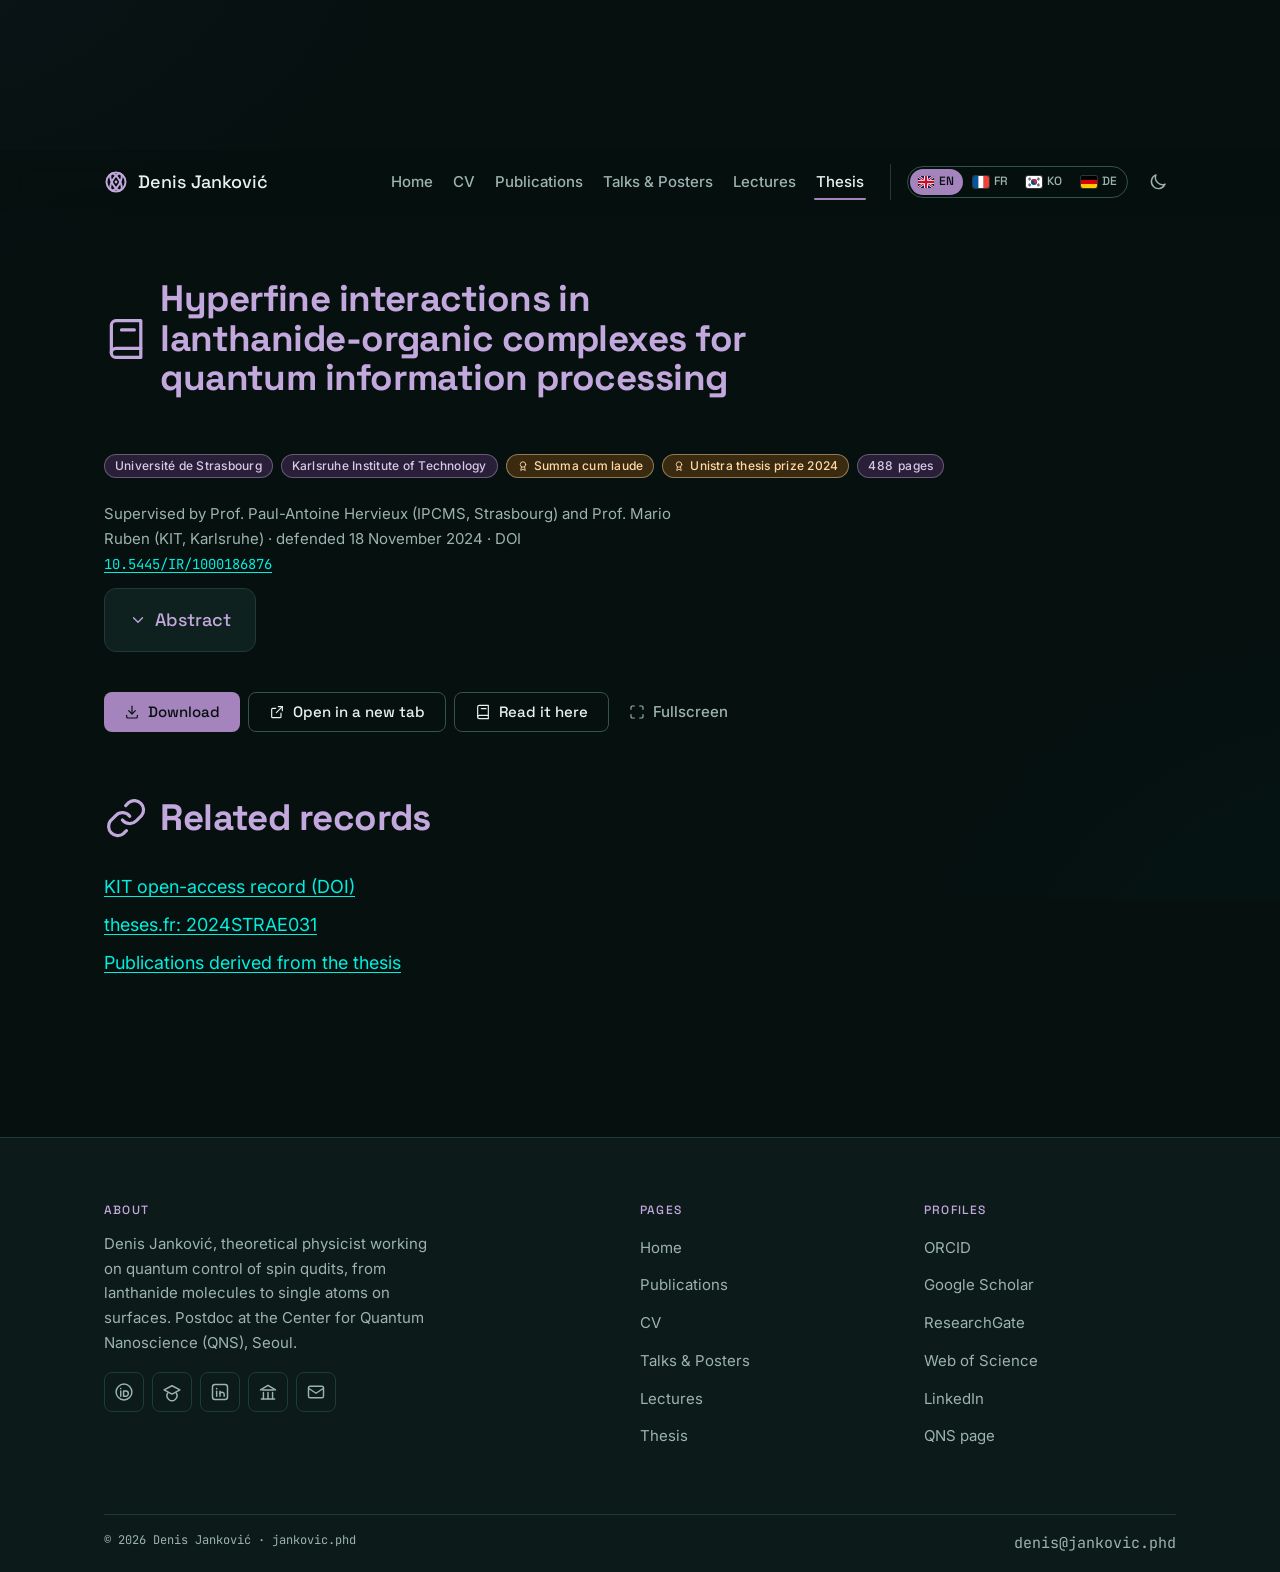
<file: thesis.html>
<!DOCTYPE html>
<html lang="en" data-theme="dark" data-lang="en" class="no-js">
<head>
  <meta charset="utf-8">
  <meta name="viewport" content="width=device-width, initial-scale=1">
  <title>PhD Thesis | Denis Janković</title>
  <meta name="description" content="Hyperfine interactions in lanthanide-organic complexes for quantum information processing: PhD thesis of Denis Janković (Université de Strasbourg & KIT, 2024, summa cum laude), readable online.">
  <link rel="canonical" href="https://jankovic.phd/thesis.html">
  <meta property="og:type" content="article">
  <meta property="og:title" content="PhD Thesis | Denis Janković">
  <meta property="og:description" content="Hyperfine interactions in lanthanide-organic complexes for quantum information processing (Université de Strasbourg & KIT, 2024).">
  <meta property="og:url" content="https://jankovic.phd/thesis.html">
  <meta property="og:image" content="https://jankovic.phd/assets/img/og-card.png">
  <meta property="og:locale" content="en_US">
  <meta property="og:locale:alternate" content="fr_FR">
  <meta property="og:locale:alternate" content="ko_KR">
  <meta property="og:locale:alternate" content="de_DE">
  <meta name="twitter:card" content="summary_large_image">
  <link rel="icon" type="image/svg+xml" href="favicon.svg">
  <!-- @partial:boot -->
<script>
(function () {
  var d = document.documentElement;
  d.classList.remove("no-js"); d.classList.add("js");
  var LANGS = ["en", "fr", "ko", "de"];
  // ?lang=fr opens the page in that language (en, fr, ko, de; kr is taken as
  // ko) and remembers it like the toggle would. The parameter is then dropped
  // from the address, so a later toggle is not undone by a reload.
  var fromUrl = null;
  try {
    var url = new URL(location.href);
    var v = url.searchParams.get("lang");
    if (v !== null) {
      v = v.toLowerCase().slice(0, 2);
      if (v === "kr") v = "ko";
      if (LANGS.indexOf(v) !== -1) fromUrl = v;
      url.searchParams.delete("lang");
      history.replaceState(history.state, "", url.pathname + url.search + url.hash);
    }
  } catch (e) { /* no URL API or history — the address is left as it is */ }
  try {
    d.dataset.theme = localStorage.getItem("dj-theme") || "dark";
    var l = fromUrl || localStorage.getItem("dj-lang");
    if (LANGS.indexOf(l) === -1) l = "en";
    if (fromUrl) localStorage.setItem("dj-lang", l);
    d.dataset.lang = l;
    d.lang = l;
  } catch (e) {
    // storage unavailable (private mode, file://) — keep defaults, but a
    // language named in the address still applies
    if (fromUrl) { d.dataset.lang = fromUrl; d.lang = fromUrl; }
  }
})();
</script>
<!-- /@partial:boot -->
  <link rel="preconnect" href="https://fonts.googleapis.com">
  <link rel="preconnect" href="https://fonts.gstatic.com" crossorigin>
  <link rel="stylesheet" href="https://fonts.googleapis.com/css2?family=Inter:wght@400;500;600&family=JetBrains+Mono&family=Space+Grotesk:wght@500;700&display=swap">
  <link rel="stylesheet" href="css/tokens.css">
  <link rel="stylesheet" href="css/base.css">
  <link rel="stylesheet" href="css/components.css">
  <link rel="stylesheet" href="css/pages.css">
</head>
<body>
<!-- @partial:sprite -->
<svg hidden aria-hidden="true" xmlns="http://www.w3.org/2000/svg">
  <!-- Signature motif at icon scale: circle + two ellipses + nucleus -->
  <symbol id="i-orbital" viewBox="0 0 24 24">
    <circle cx="12" cy="12" r="9.5"/>
    <ellipse cx="12" cy="12" rx="9.5" ry="3.8" transform="rotate(60 12 12)"/>
    <ellipse cx="12" cy="12" rx="9.5" ry="3.8" transform="rotate(-60 12 12)"/>
    <circle cx="12" cy="12" r="1.4" fill="currentColor" stroke="none"/>
  </symbol>
  <symbol id="i-wave" viewBox="0 0 24 24">
    <path d="M2 12q2.5-7 5 0t5 0t5 0t5 0"/>
  </symbol>
  <symbol id="i-pubs" viewBox="0 0 24 24">
    <path d="M15 2H9a2 2 0 0 0-2 2v14a2 2 0 0 0 2 2h8a2 2 0 0 0 2-2V7z"/>
    <path d="M15 2v5h5"/>
    <path d="M4 6v13a2 2 0 0 0 2 2h9"/>
  </symbol>
  <symbol id="i-star" viewBox="0 0 24 24">
    <path d="M12 3l2.7 5.6 6.1.9-4.4 4.3 1 6.1-5.4-2.9-5.4 2.9 1-6.1L3.2 9.5l6.1-.9z"/>
  </symbol>
  <symbol id="i-cv" viewBox="0 0 24 24">
    <rect x="3" y="5" width="18" height="14" rx="2"/>
    <circle cx="8.5" cy="10.5" r="2"/>
    <path d="M5.8 16c.7-1.4 4.7-1.4 5.4 0"/>
    <path d="M14 9.5h4M14 13h4"/>
  </symbol>
  <symbol id="i-briefcase" viewBox="0 0 24 24">
    <rect x="3" y="7" width="18" height="13" rx="2"/>
    <path d="M8 7V5a2 2 0 0 1 2-2h4a2 2 0 0 1 2 2v2"/>
    <circle cx="12" cy="13" r="1" fill="currentColor" stroke="none"/>
  </symbol>
  <symbol id="i-education" viewBox="0 0 24 24">
    <path d="M22 9.5 12 4.5l-10 5 10 5z"/>
    <path d="M6 12.2V16c0 1.5 2.7 3 6 3s6-1.5 6-3v-3.8"/>
    <path d="M22 9.5V15"/>
    <circle cx="22" cy="16.2" r="0.8" fill="currentColor" stroke="none"/>
  </symbol>
  <symbol id="i-teaching" viewBox="0 0 24 24">
    <path d="M2 3h20"/>
    <path d="M21 3v11a2 2 0 0 1-2 2H5a2 2 0 0 1-2-2V3"/>
    <path d="M8 11c1.2-2.4 2.6-2.4 3.5 0s2.3 2.4 3.5 0"/>
    <path d="M12 16v2.2M7.5 21l4.5-2.6L16.5 21"/>
  </symbol>
  <symbol id="i-award" viewBox="0 0 24 24">
    <circle cx="12" cy="9" r="5.5"/>
    <path d="M9 13.5 7.5 21l4.5-2.7L16.5 21 15 13.5"/>
  </symbol>
  <symbol id="i-medal" viewBox="0 0 24 24">
    <path d="M8.2 9.8 6 3h4.5L12 7l1.5-4H18l-2.2 6.8"/>
    <circle cx="12" cy="14.5" r="5"/>
  </symbol>
  <symbol id="i-training" viewBox="0 0 24 24">
    <path d="M2 4h6a3 3 0 0 1 3 3v13a2.5 2.5 0 0 0-2.5-2.5H2z"/>
    <path d="M22 4h-6a3 3 0 0 0-3 3v13a2.5 2.5 0 0 1 2.5-2.5H22z"/>
  </symbol>
  <symbol id="i-service" viewBox="0 0 24 24">
    <path d="M12 22s8-3.4 8-10V5.5L12 2 4 5.5V12c0 6.6 8 10 8 10z"/>
    <path d="m8.8 11.8 2.3 2.3 4.2-4.2"/>
  </symbol>
  <symbol id="i-skills" viewBox="0 0 24 24">
    <path d="M3 6h18M3 12h18M3 18h18"/>
    <circle cx="9" cy="6" r="1.8" fill="currentColor" stroke="none"/>
    <circle cx="15" cy="12" r="1.8" fill="currentColor" stroke="none"/>
    <circle cx="7" cy="18" r="1.8" fill="currentColor" stroke="none"/>
  </symbol>
  <symbol id="i-globe" viewBox="0 0 24 24">
    <circle cx="12" cy="12" r="9.5"/>
    <ellipse cx="12" cy="12" rx="4.2" ry="9.5"/>
    <path d="M2.5 12h19"/>
  </symbol>
  <symbol id="i-talks" viewBox="0 0 24 24">
    <path d="M2 3h20"/>
    <path d="M21 3v11a2 2 0 0 1-2 2H5a2 2 0 0 1-2-2V3"/>
    <path d="m7 12 3-3 2.5 2L16 7.5"/>
    <path d="M12 16v2.2M7.5 21l4.5-2.6L16.5 21"/>
  </symbol>
  <symbol id="i-posters" viewBox="0 0 24 24">
    <rect x="5" y="5.5" width="14" height="15" rx="1.5"/>
    <circle cx="12" cy="3.5" r="1.4"/>
    <path d="M12 5v3"/>
    <path d="M8.5 12h7M8.5 15.5h5"/>
  </symbol>
  <symbol id="i-thesis" viewBox="0 0 24 24">
    <path d="M4 19.5A2.5 2.5 0 0 1 6.5 17H20"/>
    <path d="M6.5 2H20v20H6.5A2.5 2.5 0 0 1 4 19.5v-15A2.5 2.5 0 0 1 6.5 2z"/>
    <path d="M9.5 7h7"/>
  </symbol>
  <symbol id="i-mail" viewBox="0 0 24 24">
    <rect x="3" y="5" width="18" height="14" rx="2"/>
    <path d="m3 7.5 9 6 9-6"/>
  </symbol>
  <symbol id="i-pin" viewBox="0 0 24 24">
    <path d="M12 21.5S5 15.5 5 10a7 7 0 0 1 14 0c0 5.5-7 11.5-7 11.5z"/>
    <circle cx="12" cy="10" r="2.5"/>
  </symbol>
  <symbol id="i-download" viewBox="0 0 24 24">
    <path d="M12 3v11.5"/>
    <path d="m7 10 5 5 5-5"/>
    <path d="M4 17v2a2 2 0 0 0 2 2h12a2 2 0 0 0 2-2v-2"/>
  </symbol>
  <symbol id="i-external" viewBox="0 0 24 24">
    <path d="M14 4h6v6"/>
    <path d="M20 4 11 13"/>
    <path d="M18 13.5V19a1.5 1.5 0 0 1-1.5 1.5h-11A1.5 1.5 0 0 1 4 19V8a1.5 1.5 0 0 1 1.5-1.5H10"/>
  </symbol>
  <symbol id="i-copy" viewBox="0 0 24 24">
    <rect x="9" y="9" width="11" height="11" rx="2"/>
    <path d="M5 15V5a2 2 0 0 1 2-2h10"/>
  </symbol>
  <symbol id="i-check" viewBox="0 0 24 24">
    <path d="m5 13 4.5 4.5L19 8"/>
  </symbol>
  <symbol id="i-search" viewBox="0 0 24 24">
    <circle cx="11" cy="11" r="7"/>
    <path d="m20.5 20.5-4.6-4.6"/>
  </symbol>
  <symbol id="i-calendar" viewBox="0 0 24 24">
    <rect x="3" y="5" width="18" height="16" rx="2"/>
    <path d="M8 3v4M16 3v4M3 10.5h18"/>
    <circle cx="12" cy="15.5" r="1.2" fill="currentColor" stroke="none"/>
  </symbol>
  <symbol id="i-filter" viewBox="0 0 24 24">
    <path d="M3 5h18l-7 8v5.5l-4 2.5v-8z"/>
  </symbol>
  <symbol id="i-chevron-down" viewBox="0 0 24 24">
    <path d="m6 9 6 6 6-6"/>
  </symbol>
  <symbol id="i-sun" viewBox="0 0 24 24">
    <circle cx="12" cy="12" r="4.2"/>
    <path d="M12 2v2.5M12 19.5V22M2 12h2.5M19.5 12H22M4.9 4.9l1.8 1.8M17.3 17.3l1.8 1.8M19.1 4.9l-1.8 1.8M6.7 17.3l-1.8 1.8"/>
  </symbol>
  <symbol id="i-moon" viewBox="0 0 24 24">
    <path d="M20.5 14.5A8.5 8.5 0 0 1 9.5 3.5a8.5 8.5 0 1 0 11 11z"/>
  </symbol>
  <symbol id="i-arrow-up" viewBox="0 0 24 24">
    <path d="M12 20V5"/>
    <path d="m6 11 6-6 6 6"/>
  </symbol>
  <symbol id="i-fullscreen" viewBox="0 0 24 24">
    <path d="M8 3H5a2 2 0 0 0-2 2v3"/>
    <path d="M16 3h3a2 2 0 0 1 2 2v3"/>
    <path d="M8 21H5a2 2 0 0 1-2-2v-3"/>
    <path d="M16 21h3a2 2 0 0 0 2-2v-3"/>
  </symbol>
  <symbol id="i-video" viewBox="0 0 24 24">
    <rect x="2" y="6" width="13" height="12" rx="2"/>
    <path d="m15 10.5 6-3.5v10l-6-3.5"/>
  </symbol>
  <symbol id="i-users" viewBox="0 0 24 24">
    <circle cx="9" cy="8" r="3.5"/>
    <path d="M2.5 20c.8-3.4 3.4-5 6.5-5s5.7 1.6 6.5 5"/>
    <path d="M16.5 4.6a3.5 3.5 0 0 1 0 6.8"/>
    <path d="M18 15.3c2 .7 3.2 2.2 3.7 4.7"/>
  </symbol>
  <symbol id="i-megaphone" viewBox="0 0 24 24">
    <path d="m3 11 18-7v12L3 13z"/>
    <path d="M11.6 16.8a3 3 0 1 1-5.8-1.6"/>
  </symbol>
  <symbol id="i-link" viewBox="0 0 24 24">
    <path d="M10 13a5 5 0 0 0 7.5.5l3-3a5 5 0 0 0-7-7l-1.7 1.7"/>
    <path d="M14 11a5 5 0 0 0-7.5-.5l-3 3a5 5 0 0 0 7 7l1.7-1.7"/>
  </symbol>
  <symbol id="i-file" viewBox="0 0 24 24">
    <path d="M15 2H7a2 2 0 0 0-2 2v16a2 2 0 0 0 2 2h10a2 2 0 0 0 2-2V7z"/>
    <path d="M15 2v5h5"/>
    <path d="M9 13h6M9 17h6"/>
  </symbol>
  <symbol id="i-open" viewBox="0 0 24 24">
    <circle cx="9.5" cy="12" r="5.5"/>
    <path d="m16.5 6.5 3.5-3.5M18 12h4M16.5 17.5l3.5 3.5"/>
  </symbol>
  <symbol id="i-stm" viewBox="0 0 24 24">
    <path d="M8.5 3h7l-3.5 7z"/>
    <path d="M12 10v3.5"/>
    <path d="M3 19.5h18"/>
    <circle cx="7" cy="17.5" r="1.4" fill="currentColor" stroke="none"/>
    <circle cx="12" cy="17.5" r="1.4" fill="currentColor" stroke="none"/>
    <circle cx="17" cy="17.5" r="1.4" fill="currentColor" stroke="none"/>
  </symbol>
  <!-- Brand marks, drawn in the same 24px stroke style -->
  <symbol id="i-orcid" viewBox="0 0 24 24">
    <circle cx="12" cy="12" r="9.5"/>
    <circle cx="8.1" cy="7.9" r="1" fill="currentColor" stroke="none"/>
    <path d="M8.1 10.8V17"/>
    <path d="M11.5 10.8h2.6a3.1 3.1 0 0 1 0 6.2h-2.6z"/>
  </symbol>
  <symbol id="i-scholar" viewBox="0 0 24 24">
    <path d="M21.5 9.5 12 4.5l-9.5 5 9.5 5z"/>
    <path d="M6.9 13.2a6 6 0 1 0 10.2 0"/>
  </symbol>
  <symbol id="i-linkedin" viewBox="0 0 24 24">
    <rect x="3" y="3" width="18" height="18" rx="3"/>
    <circle cx="8" cy="8" r="1" fill="currentColor" stroke="none"/>
    <path d="M8 11v6"/>
    <path d="M12 17v-6"/>
    <path d="M12 13.8a2.6 2.6 0 0 1 5 1V17"/>
  </symbol>
  <symbol id="i-researchgate" viewBox="0 0 24 24">
    <rect x="3" y="3" width="18" height="18" rx="3"/>
    <path d="M7.5 16.5v-6h2.3a1.9 1.9 0 0 1 0 3.8H7.5m2.8 0 1.8 2.2"/>
    <path d="M17 11a2.4 2.4 0 0 0-2-1c-1.5 0-2.4 1.2-2.4 3.2s.9 3.3 2.4 3.3c1.2 0 2-.7 2-1.9v-.7h-1.8"/>
  </symbol>
  <symbol id="i-wos" viewBox="0 0 24 24">
    <path d="M12 2.5 20 7v10l-8 4.5L4 17V7z"/>
    <path d="m8 9 1.4 6.5L12 10l2.6 5.5L16 9"/>
  </symbol>
  <symbol id="i-qns" viewBox="0 0 24 24">
    <path d="M3 9.5 12 4l9 5.5"/>
    <path d="M5 9.5h14"/>
    <path d="M6.5 12.5V20M12 12.5V20M17.5 12.5V20"/>
    <path d="M4 20.5h16"/>
  </symbol>
  <symbol id="i-arxiv" viewBox="0 0 24 24">
    <path d="M6 4.5c3.2 2.6 7 8 11.5 15"/>
    <path d="M17.5 4.5C15.2 7.6 10.8 13.4 6.5 19.5"/>
  </symbol>
  <symbol id="i-code" viewBox="0 0 24 24">
    <path d="m8 7-5 5 5 5"/>
    <path d="m16 7 5 5-5 5"/>
  </symbol>
  <symbol id="i-pencil" viewBox="0 0 24 24">
    <path d="M17 3a2.85 2.85 0 1 1 4 4L7.5 20.5 2 22l1.5-5.5z"/>
    <path d="m15 5 4 4"/>
  </symbol>
  <!-- Language flags (fixed colours, never themed) -->
  <symbol id="f-gb" viewBox="0 0 24 18">
    <rect width="24" height="18" fill="#012169"/>
    <path d="M0 0l24 18M24 0L0 18" stroke="#fff" stroke-width="3.6"/>
    <path d="M0 0l24 18M24 0L0 18" stroke="#C8102E" stroke-width="1.6"/>
    <path d="M12 0v18M0 9h24" stroke="#fff" stroke-width="6"/>
    <path d="M12 0v18M0 9h24" stroke="#C8102E" stroke-width="3.4"/>
  </symbol>
  <symbol id="f-fr" viewBox="0 0 24 18">
    <rect width="8" height="18" fill="#0055A4"/>
    <rect x="8" width="8" height="18" fill="#fff"/>
    <rect x="16" width="8" height="18" fill="#EF4135"/>
  </symbol>
  <symbol id="f-kr" viewBox="0 0 24 18">
    <rect width="24" height="18" fill="#fff"/>
    <circle cx="12" cy="9" r="4.5" fill="#0047A0"/>
    <path d="M7.5 9a4.5 4.5 0 0 1 9 0 2.25 2.25 0 0 1-4.5 0 2.25 2.25 0 0 0-4.5 0z" fill="#CD2E3A"/>
    <g stroke="#000" stroke-width="1">
      <path d="M3.2 4.6l3-2.2M3.9 5.6l3-2.2M4.6 6.6l3-2.2"/>
      <path d="M17.8 15.6l3-2.2M17.1 14.6l3-2.2M16.4 13.6l3-2.2"/>
      <path d="M3.2 13.4l3 2.2M3.9 12.4l3 2.2M4.6 11.4l3 2.2"/>
      <path d="M17.8 2.4l3 2.2M17.1 3.4l3 2.2M16.4 4.4l3 2.2"/>
    </g>
  </symbol>
  <symbol id="f-de" viewBox="0 0 24 18">
    <rect width="24" height="6" fill="#000"/>
    <rect y="6" width="24" height="6" fill="#DD0000"/>
    <rect y="12" width="24" height="6" fill="#FFCE00"/>
  </symbol>
</svg>
<!-- /@partial:sprite -->
<!-- @partial:nav -->
<a class="skip-link" href="#main"><span lang="en">Skip to content</span><span lang="fr">Aller au contenu</span><span lang="ko">본문으로 건너뛰기</span><span lang="de">Zum Inhalt springen</span></a>
<header class="site-nav">
  <nav class="site-nav__inner" aria-label="Main">
    <a class="site-nav__brand" href="index.html">
      <svg class="icon" aria-hidden="true"><use href="#i-orbital"/></svg>
      <span>Denis Janković</span>
    </a>
    <ul class="site-nav__links">
      <li><a class="site-nav__link" href="index.html" data-nav="index"><span lang="en">Home</span><span lang="fr">Accueil</span><span lang="ko">홈</span><span lang="de">Start</span></a></li>
      <li><a class="site-nav__link" href="cv.html" data-nav="cv">CV</a></li>
      <li><a class="site-nav__link" href="publications.html" data-nav="publications"><span lang="en">Publications</span><span lang="fr">Publications</span><span lang="ko">논문</span><span lang="de">Publikationen</span></a></li>
      <li><a class="site-nav__link" href="talks.html" data-nav="talks"><span lang="en">Talks &amp; Posters</span><span lang="fr">Présentations &amp; Posters</span><span lang="ko">발표 &amp; 포스터</span><span lang="de">Vorträge &amp; Poster</span></a></li>
      <li><a class="site-nav__link" href="lectures.html" data-nav="lectures"><span lang="en">Lectures</span><span lang="fr">Cours</span><span lang="ko">강의</span><span lang="de">Lehre</span></a></li>
      <li><a class="site-nav__link" href="thesis.html" data-nav="thesis"><span lang="en">Thesis</span><span lang="fr">Thèse</span><span lang="ko">학위논문</span><span lang="de">Dissertation</span></a></li>
    </ul>
    <div class="site-nav__controls">
      <div class="lang-toggle" role="group" data-i18n-aria-label="langToggle" aria-label="Language">
        <button class="lang-toggle__opt keep" type="button" data-lang-btn="en" aria-pressed="true" aria-label="English">
          <svg class="flag" aria-hidden="true"><use href="#f-gb"/></svg><span class="code">EN</span></button>
        <button class="lang-toggle__opt keep" type="button" data-lang-btn="fr" aria-pressed="false" aria-label="Français">
          <svg class="flag" aria-hidden="true"><use href="#f-fr"/></svg><span class="code">FR</span></button>
        <button class="lang-toggle__opt keep" type="button" data-lang-btn="ko" aria-pressed="false" aria-label="한국어">
          <svg class="flag" aria-hidden="true"><use href="#f-kr"/></svg><span class="code">KO</span></button>
        <button class="lang-toggle__opt keep" type="button" data-lang-btn="de" aria-pressed="false" aria-label="Deutsch">
          <svg class="flag" aria-hidden="true"><use href="#f-de"/></svg><span class="code">DE</span></button>
      </div>
      <button class="theme-toggle" type="button" data-theme-btn aria-pressed="true" data-i18n-aria-label="themeToggle" aria-label="Switch theme">
        <svg class="icon icon--sun" aria-hidden="true"><use href="#i-sun"/></svg>
        <svg class="icon icon--moon" aria-hidden="true"><use href="#i-moon"/></svg>
      </button>
    </div>
  </nav>
</header>
<!-- /@partial:nav -->

<main id="main">
  <div class="container">
    <div class="thesis-head load-rise" style="--load-delay:100ms">
      <div class="section-head">
        <svg class="icon" aria-hidden="true"><use href="#i-thesis"/></svg>
        <h1>Hyperfine interactions in lanthanide-organic complexes for quantum information processing</h1>
      </div>
      <div class="thesis-meta">
        <span class="chip chip--topic">Université de Strasbourg</span>
        <span class="chip chip--topic">Karlsruhe Institute of Technology</span>
        <span class="chip chip--award"><svg class="icon" aria-hidden="true"><use href="#i-award"/></svg>Summa cum laude</span>
        <span class="chip chip--award"><svg class="icon" aria-hidden="true"><use href="#i-award"/></svg><span lang="en">Unistra thesis prize 2024</span><span lang="fr">Prix de thèse Unistra 2024</span><span lang="ko">스트라스부르 대학교 논문상 2024</span><span lang="de">Dissertationspreis Unistra 2024</span></span>
        <span class="chip chip--topic">488 <span lang="en">pages</span><span lang="fr">pages</span><span lang="ko">페이지</span><span lang="de">Seiten</span></span>
      </div>
      <p class="thesis-head__supervisors">
        <span lang="en">Supervised by Prof. Paul-Antoine Hervieux (IPCMS, Strasbourg) and Prof. Mario Ruben (KIT, Karlsruhe) · defended 18 November 2024 · DOI <a href="https://doi.org/10.5445/IR/1000186876" class="mono">10.5445/IR/1000186876</a></span>
        <span lang="fr">Dirigée par Pr Paul-Antoine Hervieux (IPCMS, Strasbourg) et Pr Mario Ruben (KIT, Karlsruhe) · soutenue le 18 novembre 2024 · DOI <a href="https://doi.org/10.5445/IR/1000186876" class="mono">10.5445/IR/1000186876</a></span>
        <span lang="ko">지도교수: Paul-Antoine Hervieux 교수(IPCMS, 스트라스부르) · Mario Ruben 교수(KIT, 카를스루에) · 2024년 11월 18일 심사 통과 · DOI <a href="https://doi.org/10.5445/IR/1000186876" class="mono">10.5445/IR/1000186876</a></span>
        <span lang="de">Betreut von Prof. Paul-Antoine Hervieux (IPCMS, Straßburg) und Prof. Mario Ruben (KIT, Karlsruhe) · verteidigt am 18. November 2024 · DOI <a href="https://doi.org/10.5445/IR/1000186876" class="mono">10.5445/IR/1000186876</a></span>
      </p>
      <details class="thesis-abstract" data-reveal>
        <summary><svg class="icon" aria-hidden="true"><use href="#i-chevron-down"/></svg><span lang="en">Abstract</span><span lang="fr">Résumé</span><span lang="ko">초록</span><span lang="de">Zusammenfassung</span></summary>
        <p>
          <span lang="en">This thesis treats hyperfine interactions in lanthanide-organic complexes not as a spectral complication but as a resource for quantum information processing. Coupling ab initio electronic-structure calculations to effective Hamiltonians, it establishes when the hyperfine levels of a lanthanide ion become individually addressable (electrically, through odd ligand-field terms that unlock the parity-forbidden coupling) and derives a quantitative criterion for when a noisy d-level qudit outperforms an equivalent register of qubits. These tools converge on realistic pulse-level control of nuclear-spin qudits in molecular magnets such as TbPc₂.</span>
          <span lang="fr">Cette thèse traite les interactions hyperfines dans les complexes de lanthanides organiques non comme une complication spectrale mais comme une ressource pour le traitement de l'information quantique. En couplant calculs de structure électronique ab initio et hamiltoniens effectifs, elle établit quand les niveaux hyperfins d'un ion lanthanide deviennent adressables individuellement (électriquement, via les termes impairs du champ de ligands qui lèvent l'interdiction de parité) et dérive un critère quantitatif d'avantage d'un qudit bruité à d niveaux sur un registre de qubits équivalent. Ces outils convergent vers le contrôle réaliste, au niveau des impulsions, de qudits de spin nucléaire dans des aimants moléculaires comme TbPc₂.</span>
          <span lang="ko">이 학위논문은 란타넘족 유기 착물의 초미세 상호작용을 스펙트럼의 골칫거리가 아니라 양자정보 처리의 자원으로 다룹니다. 제일원리 전자구조 계산과 유효 해밀토니안을 결합하여, 란타넘족 이온의 초미세 준위가 언제 개별적으로 조작 가능해지는지(반전성 금지 결합을 풀어 주는 리간드 장의 홀수 항을 통한 전기적 조작)를 규명하고, 잡음이 있는 d준위 큐디트가 동등한 큐비트 레지스터를 능가하는 정량적 기준을 도출합니다. 이러한 도구들은 TbPc₂와 같은 분자 자석에서 핵스핀 큐디트의 현실적인 펄스 수준 제어로 수렴합니다.</span>
          <span lang="de">Diese Dissertation behandelt Hyperfein-Wechselwirkungen in organischen Lanthanoid-Komplexen nicht als spektrale Komplikation, sondern als Ressource für die Quanteninformationsverarbeitung. Durch die Kopplung von Ab-initio-Elektronenstrukturrechnungen an effektive Hamiltonians wird bestimmt, wann die Hyperfeinniveaus eines Lanthanoid-Ions einzeln adressierbar werden (elektrisch, über ungerade Ligandenfeld-Terme, die die paritätsverbotene Kopplung freischalten), und ein quantitatives Kriterium abgeleitet, wann ein verrauschtes d-Niveau-Qudit ein äquivalentes Qubit-Register übertrifft. Diese Werkzeuge münden in realistische Pulskontrolle von Kernspin-Qudits in molekularen Magneten wie TbPc₂.</span>
        </p>
      </details>
    </div>

    <div class="viewer-toolbar load-rise" style="--load-delay:200ms">
      <!-- The links below point at the KIT open-access record; js/thesis.js swaps
           them to the local copy (assets/pdf/thesis/thesis-jankovic-2024.pdf)
           when it exists on the server. -->
      <a class="btn btn--primary" data-thesis-link href="https://publikationen.bibliothek.kit.edu/1000186876/169676030" download>
        <svg class="icon" aria-hidden="true"><use href="#i-download"/></svg>
        <span lang="en">Download</span><span lang="fr">Télécharger</span><span lang="ko">다운로드</span><span lang="de">Herunterladen</span>
      </a>
      <a class="btn btn--secondary" data-thesis-link href="https://publikationen.bibliothek.kit.edu/1000186876/169676030" target="_blank" rel="noopener">
        <svg class="icon" aria-hidden="true"><use href="#i-external"/></svg>
        <span lang="en">Open in a new tab</span><span lang="fr">Ouvrir dans un onglet</span><span lang="ko">새 탭에서 열기</span><span lang="de">In neuem Tab öffnen</span>
      </a>
      <button class="btn btn--secondary" type="button" data-viewer-load hidden data-viewer-title="PhD thesis PDF viewer">
        <svg class="icon" aria-hidden="true"><use href="#i-thesis"/></svg>
        <span lang="en">Read it here</span><span lang="fr">Lire ici</span><span lang="ko">여기서 읽기</span><span lang="de">Hier lesen</span>
      </button>
      <button class="btn btn--ghost" type="button" data-viewer-fullscreen hidden>
        <svg class="icon" aria-hidden="true"><use href="#i-fullscreen"/></svg>
        <span lang="en">Fullscreen</span><span lang="fr">Plein écran</span><span lang="ko">전체 화면</span><span lang="de">Vollbild</span>
      </button>
      <span class="muted small" data-thesis-size></span>
    </div>

    <div class="viewer-frame" data-viewer data-pdf-local="assets/pdf/thesis/thesis-jankovic-2024.pdf" hidden>
      <div class="viewer-skeleton" data-viewer-skeleton>
        <span lang="en">Loading the PDF viewer…</span><span lang="fr">Chargement du lecteur PDF…</span><span lang="ko">PDF 뷰어 로딩 중…</span><span lang="de">PDF-Viewer wird geladen…</span>
      </div>
    </div>

    <section class="section" style="padding-top: var(--space-7)">
      <div class="section-head" data-reveal>
        <svg class="icon" aria-hidden="true"><use href="#i-link"/></svg>
        <h2><span lang="en">Related records</span><span lang="fr">Références associées</span><span lang="ko">관련 기록</span><span lang="de">Zugehörige Einträge</span></h2>
      </div>
      <ul data-reveal-group style="list-style:none;padding:0;display:grid;gap:var(--space-2)">
        <li data-reveal><a href="https://doi.org/10.5445/IR/1000186876">KIT open-access record (DOI)</a></li>
        <li data-reveal><a href="https://theses.fr/2024STRAE031">theses.fr: 2024STRAE031</a></li>
        <li data-reveal><a href="publications.html"><span lang="en">Publications derived from the thesis</span><span lang="fr">Publications issues de la thèse</span><span lang="ko">학위논문에서 나온 논문들</span><span lang="de">Aus der Dissertation hervorgegangene Publikationen</span></a></li>
      </ul>
    </section>
  </div>
</main>

<!-- @partial:footer -->
<footer class="site-footer">
  <div class="container">
    <div class="site-footer__grid">
      <div>
        <h4><span lang="en">About</span><span lang="fr">À propos</span><span lang="ko">소개</span><span lang="de">Über</span></h4>
        <p class="site-footer__bio">
          <span lang="en">Denis Janković, theoretical physicist working on quantum control of spin qudits, from lanthanide molecules to single atoms on surfaces. Postdoc at the Center for Quantum Nanoscience (QNS), Seoul.</span>
          <span lang="fr">Denis Janković, physicien théoricien. Contrôle quantique de qudits de spin, des molécules de lanthanides aux atomes uniques sur surface. Postdoctorant au Center for Quantum Nanoscience (QNS), Séoul.</span>
          <span lang="ko">데니스 얀코비치, 이론물리학자. 란타넘족 분자부터 표면 위 단일 원자까지, 스핀 큐디트의 양자 제어를 연구합니다. 서울 양자나노과학연구단(QNS) 박사후연구원.</span>
          <span lang="de">Denis Janković, theoretischer Physiker. Quantenkontrolle von Spin-Qudits, von Lanthanoid-Molekülen bis zu einzelnen Atomen auf Oberflächen. Postdoc am Center for Quantum Nanoscience (QNS), Seoul.</span>
        </p>
        <div class="site-footer__icons">
          <a class="icon-btn" href="https://orcid.org/0000-0002-9550-6412" aria-label="ORCID"><svg class="icon" aria-hidden="true"><use href="#i-orcid"/></svg></a>
          <a class="icon-btn" href="https://scholar.google.com/citations?user=Z3OZfkQAAAAJ" aria-label="Google Scholar"><svg class="icon" aria-hidden="true"><use href="#i-scholar"/></svg></a>
          <a class="icon-btn" href="https://www.linkedin.com/in/denis-jankovic/" aria-label="LinkedIn"><svg class="icon" aria-hidden="true"><use href="#i-linkedin"/></svg></a>
          <a class="icon-btn" href="https://qns.science/denis-jankovic/" aria-label="QNS profile"><svg class="icon" aria-hidden="true"><use href="#i-qns"/></svg></a>
          <a class="icon-btn" href="mailto:denis@jankovic.phd" aria-label="Email"><svg class="icon" aria-hidden="true"><use href="#i-mail"/></svg></a>
        </div>
      </div>
      <div>
        <h4><span lang="en">Pages</span><span lang="fr">Pages</span><span lang="ko">페이지</span><span lang="de">Seiten</span></h4>
        <ul>
          <li><a href="index.html"><span lang="en">Home</span><span lang="fr">Accueil</span><span lang="ko">홈</span><span lang="de">Start</span></a></li>
          <li><a href="publications.html">Publications</a></li>
          <li><a href="cv.html">CV</a></li>
          <li><a href="talks.html"><span lang="en">Talks &amp; Posters</span><span lang="fr">Présentations &amp; Posters</span><span lang="ko">발표 &amp; 포스터</span><span lang="de">Vorträge &amp; Poster</span></a></li>
          <li><a href="lectures.html"><span lang="en">Lectures</span><span lang="fr">Cours</span><span lang="ko">강의</span><span lang="de">Lehre</span></a></li>
          <li><a href="thesis.html"><span lang="en">Thesis</span><span lang="fr">Thèse</span><span lang="ko">학위논문</span><span lang="de">Dissertation</span></a></li>
        </ul>
      </div>
      <div>
        <h4><span lang="en">Profiles</span><span lang="fr">Profils</span><span lang="ko">프로필</span><span lang="de">Profile</span></h4>
        <ul>
          <li><a href="https://orcid.org/0000-0002-9550-6412">ORCID</a></li>
          <li><a href="https://scholar.google.com/citations?user=Z3OZfkQAAAAJ">Google Scholar</a></li>
          <li><a href="https://www.researchgate.net/profile/Denis-Jankovic">ResearchGate</a></li>
          <li><a href="https://www.webofscience.com/wos/author/record/LYO-4728-2024">Web of Science</a></li>
          <li><a href="https://www.linkedin.com/in/denis-jankovic/">LinkedIn</a></li>
          <li><a href="https://qns.science/denis-jankovic/"><span lang="en">QNS page</span><span lang="fr">Page QNS</span><span lang="ko">QNS 페이지</span><span lang="de">QNS-Seite</span></a></li>
        </ul>
      </div>
    </div>
    <div class="site-footer__bottom">
      <span>© 2026 Denis Janković · jankovic.phd</span>
      <span><a href="mailto:denis@jankovic.phd">denis@jankovic.phd</a></span>
    </div>
  </div>
</footer>
<button class="back-to-top" type="button" data-back-to-top data-i18n-aria-label="backToTop" aria-label="Back to top">
  <svg class="icon" aria-hidden="true"><use href="#i-arrow-up"/></svg>
</button>
<div class="status-live" role="status" aria-live="polite" data-live-region></div>
<!-- /@partial:footer -->

<script src="data/i18n.js"></script>
<script src="js/main.js"></script>
<script src="js/reveal.js"></script>
<script src="js/thesis.js"></script>
</body>
</html>
</file>
<file: css/tokens.css>
/* ==========================================================================
   tokens.css — QNS design tokens for jankovic.phd
   Source: QNS Corporate Design guideline (see QNS-color-coding.md).
   Purple-forward interpretation: purple owns identity (headings, buttons,
   tags, motif), cyan/teal owns interactivity (links, focus, hover).
   ========================================================================== */

:root {
  /* ---- Raw QNS brand palette (never use directly in components; map below) */
  --qns-teal-deep: #006760;
  --qns-teal: #01877e;
  --qns-cyan: #00efdf;
  --qns-maroon: #670007;
  --qns-red-deep: #87010a;
  --qns-red: #ef0010;
  --qns-blue-deep: #234c7f;
  --qns-blue: #3c77b1;
  --qns-purple: #714c8b;
  --qns-orange: #f7901e;
  --qns-navy: #004678;
  --qns-navy-deep: #002846;
  --qns-steel: #bebec8;
  --qns-black: #000000;
  --qns-ink: #111517;
  --qns-graphite: #2a3134;
  --qns-slate: #5b686d;
  --qns-grey: #8e9a9e;
  --qns-mist: #d7dedf;
  --qns-fog: #eef2f2;
  --qns-white: #ffffff;
  /* Purple derivatives (text-safe on dark) */
  --qns-purple-deep: #5d3a77;
  --qns-lavender-1: #a583bd;
  --qns-lavender-2: #b795d1;
  --qns-lavender-3: #c3a8dd;

  /* ---- Typography */
  --font-display: "Space Grotesk", "Inter", system-ui, sans-serif;
  --font-body: "Inter", system-ui, -apple-system, "Segoe UI", sans-serif;
  --font-mono: "JetBrains Mono", ui-monospace, Consolas, monospace;

  --text-xs: 0.75rem;
  --text-sm: clamp(0.875rem, 0.85rem + 0.15vw, 0.9375rem);
  --text-base: clamp(1rem, 0.95rem + 0.25vw, 1.125rem);
  --text-lg: clamp(1.125rem, 1.05rem + 0.4vw, 1.3125rem);
  --text-xl: clamp(1.35rem, 1.2rem + 0.75vw, 1.75rem);
  --text-2xl: clamp(1.6rem, 1.35rem + 1.3vw, 2.3rem);
  --text-3xl: clamp(2.1rem, 1.7rem + 2.2vw, 3.4rem);

  /* ---- Spacing (4px base) */
  --space-1: 0.25rem;
  --space-2: 0.5rem;
  --space-3: 0.75rem;
  --space-4: 1rem;
  --space-5: 1.5rem;
  --space-6: 2rem;
  --space-7: 3rem;
  --space-8: 4rem;
  --space-9: 6rem;

  /* ---- Radii */
  --radius-card: 12px;
  --radius-btn: 8px;
  --radius-pill: 999px;

  /* ---- Motion */
  --ease-out: cubic-bezier(0.22, 1, 0.36, 1);
  --ease-in-out: cubic-bezier(0.65, 0, 0.35, 1);
  --ease-spring: cubic-bezier(0.34, 1.56, 0.64, 1);
  --dur-1: 150ms;
  --dur-2: 250ms;
  --dur-3: 400ms;
  --dur-4: 600ms;

  /* ---- Layout */
  --container: 72rem;
  --nav-height: 64px;
}

/* ==========================================================================
   DARK THEME (default)
   ========================================================================== */
:root,
:root[data-theme="dark"] {
  color-scheme: dark;

  --bg-page: #05100f;
  --bg-subtle: #0c1a19;
  --surface-card: #0f211f;
  --surface-raised: #142a28;
  --border-hairline: #1f3b38;
  --border-strong: #33534f;

  --text-body: #e8f2f0;
  --text-muted: #9db3af;
  --text-heading: var(--qns-lavender-3);   /* 9.2:1 on page bg */
  --text-eyebrow: var(--qns-lavender-2);   /* 7.6:1 */
  --text-link: var(--qns-cyan);            /* 13.3:1 */
  --text-link-hover: #7ffff2;
  --text-on-accent: #05100f;

  --accent-primary: var(--qns-lavender-1); /* primary buttons, active chips */
  --accent-primary-hover: var(--qns-lavender-2);
  --accent-interactive: var(--qns-cyan);
  --accent-teal: var(--qns-teal);
  --accent-decor-purple: var(--qns-purple); /* decorative only on dark */

  --focus-ring: var(--qns-cyan);
  --selection-bg: var(--qns-purple);
  --selection-text: #f5eefc;

  --grad-hero: linear-gradient(120deg, #00efdf 0%, #a583bd 55%, #714c8b 100%);
  --grad-rule: linear-gradient(90deg, var(--qns-teal), var(--qns-purple));
  --grad-rail: linear-gradient(180deg, var(--qns-teal), var(--qns-purple));
  --motif-a: #00efdf;
  --motif-b: #a583bd;

  --shadow-card: 0 1px 2px rgb(0 0 0 / 0.4), inset 0 1px 0 rgb(255 255 255 / 0.04);
  --shadow-card-hover: 0 12px 32px rgb(0 0 0 / 0.5), 0 0 0 1px var(--border-strong);

  --nav-bg: rgb(5 16 15 / 0.82);

  /* Badges: tinted chips (all AA-verified) */
  --badge-article-text: #8fe8e0;   --badge-article-bg: #0f2e2b;   --badge-article-border: rgb(143 232 224 / 0.35);
  --badge-preprint-text: #ffd9a8;  --badge-preprint-bg: #3a2a10;  --badge-preprint-border: rgb(255 217 168 / 0.35);
  --badge-proc-text: #a9cdf0;      --badge-proc-bg: #16283c;      --badge-proc-border: rgb(169 205 240 / 0.35);
  --badge-topic-text: #d9c8ea;     --badge-topic-bg: #2a1f38;     --badge-topic-border: rgb(217 200 234 / 0.35);
  --badge-award-text: #ffd9a8;     --badge-award-bg: #3a2a10;     --badge-award-border: rgb(255 217 168 / 0.45);

  --status-danger: #ff5a4e;
  --status-warning: var(--qns-orange);
  --status-info: #6ea5dc;

  --thumb-dim: brightness(0.85) contrast(1.03);
  --thumb-dim-hover: brightness(0.97);

  --nebula:
    radial-gradient(60rem 40rem at -10% -10%, rgb(113 76 139 / 0.07), transparent 60%),
    radial-gradient(55rem 40rem at 110% 110%, rgb(1 135 126 / 0.05), transparent 60%);
}

/* ==========================================================================
   LIGHT THEME
   ========================================================================== */
:root[data-theme="light"] {
  color-scheme: light;

  --bg-page: #ffffff;
  --bg-subtle: var(--qns-fog);
  --surface-card: #ffffff;
  --surface-raised: #ffffff;
  --border-hairline: var(--qns-mist);
  --border-strong: var(--qns-slate);

  --text-body: var(--qns-ink);
  --text-muted: var(--qns-slate);
  --text-heading: var(--qns-purple-deep);  /* 9.0:1 on white */
  --text-eyebrow: var(--qns-purple);       /* 6.8:1 */
  --text-link: var(--qns-teal-deep);       /* 6.8:1 — #01877e fails AA small */
  --text-link-hover: var(--qns-purple);
  --text-on-accent: #ffffff;

  --accent-primary: var(--qns-purple);
  --accent-primary-hover: var(--qns-purple-deep);
  --accent-interactive: var(--qns-teal-deep);
  --accent-teal: var(--qns-teal);
  --accent-decor-purple: var(--qns-purple);

  --focus-ring: var(--qns-purple);         /* cyan on white is ~1.4:1 — never */
  --selection-bg: #e5d8f0;
  --selection-text: var(--qns-ink);

  --grad-hero: linear-gradient(120deg, var(--qns-teal-deep), var(--qns-purple));
  --grad-rule: linear-gradient(90deg, var(--qns-teal), var(--qns-purple));
  --grad-rail: linear-gradient(180deg, var(--qns-teal), var(--qns-purple));
  --motif-a: #01877e;
  --motif-b: #714c8b;

  --shadow-card: 0 1px 3px rgb(17 21 23 / 0.08);
  --shadow-card-hover: 0 12px 32px rgb(17 21 23 / 0.14), 0 0 0 1px var(--qns-mist);

  --nav-bg: rgb(255 255 255 / 0.85);

  --badge-article-text: #005a54;   --badge-article-bg: #d9f3f0;   --badge-article-border: rgb(0 90 84 / 0.25);
  --badge-preprint-text: #8a4a00;  --badge-preprint-bg: #ffe9cf;  --badge-preprint-border: rgb(138 74 0 / 0.25);
  --badge-proc-text: #234c7f;      --badge-proc-bg: #dbe8f5;      --badge-proc-border: rgb(35 76 127 / 0.25);
  --badge-topic-text: #5d3a77;     --badge-topic-bg: #ece2f4;     --badge-topic-border: rgb(93 58 119 / 0.25);
  --badge-award-text: #8a4a00;     --badge-award-bg: #ffe9cf;     --badge-award-border: rgb(138 74 0 / 0.35);

  --status-danger: var(--qns-red);
  --status-warning: var(--qns-orange);
  --status-info: var(--qns-blue);

  --thumb-dim: none;
  --thumb-dim-hover: none;

  --nebula:
    radial-gradient(60rem 40rem at -10% -10%, rgb(113 76 139 / 0.05), transparent 60%),
    radial-gradient(55rem 40rem at 110% 110%, rgb(1 135 126 / 0.04), transparent 60%);
}
</file>
<file: css/base.css>
/* ==========================================================================
   base.css — reset, typography, layout primitives, nav/footer, language
   switching, scroll-reveal primitives, accessibility. jankovic.phd
   ========================================================================== */

/* ---- Reset ---- */
*, *::before, *::after { box-sizing: border-box; }
* { margin: 0; }
html { -webkit-text-size-adjust: 100%; }
img, svg, video { display: block; max-width: 100%; }
input, button, textarea, select { font: inherit; color: inherit; }
button { background: none; border: none; padding: 0; cursor: pointer; }

html { scroll-behavior: smooth; scroll-padding-top: calc(var(--nav-height) + 16px); }

body {
  font-family: var(--font-body);
  font-size: var(--text-base);
  line-height: 1.65;
  color: var(--text-body);
  background-color: var(--bg-page);
  background-image: var(--nebula);
  background-attachment: fixed;
  background-repeat: no-repeat;
  background-size: cover;
  min-height: 100vh;
  display: flex;
  flex-direction: column;
}

main { flex: 1; }

::selection { background: var(--selection-bg); color: var(--selection-text); }

/* ---- Language switching (EN / FR / KO / DE) ----
   Content carries real lang attributes; the html[data-lang] state hides every
   other language. Foreign-language islands that must always show (e.g. a
   French journal name inside English prose) opt out with .keep. */
[data-lang="en"] [lang]:not([lang="en"], .keep) { display: none !important; }
[data-lang="fr"] [lang]:not([lang="fr"], .keep) { display: none !important; }
[data-lang="ko"] [lang]:not([lang="ko"], .keep) { display: none !important; }
[data-lang="de"] [lang]:not([lang="de"], .keep) { display: none !important; }

/* ---- Typography ---- */
h1, h2, h3, h4 {
  font-family: var(--font-display);
  color: var(--text-heading);
  letter-spacing: -0.015em;
  text-wrap: balance;
}
h1 { font-size: var(--text-3xl); line-height: 1.08; font-weight: 700; }
h2 { font-size: var(--text-2xl); line-height: 1.2; font-weight: 700; }
h3 { font-size: var(--text-xl); line-height: 1.3; font-weight: 500; }
h4 { font-size: var(--text-lg); line-height: 1.45; font-weight: 500; }

p { max-width: 65ch; }

a { color: var(--text-link); text-decoration-thickness: 1px; text-underline-offset: 3px;
    transition: color var(--dur-1) var(--ease-out), text-underline-offset var(--dur-1) var(--ease-out); }
a:hover { color: var(--text-link-hover); text-underline-offset: 5px; }

code, pre, .mono { font-family: var(--font-mono); font-size: 0.92em; line-height: 1.55; }

.eyebrow {
  font-family: var(--font-display);
  font-size: var(--text-sm);
  font-weight: 500;
  text-transform: uppercase;
  letter-spacing: 0.1em;
  color: var(--text-eyebrow);
}

.muted { color: var(--text-muted); }
.small { font-size: var(--text-sm); }

/* ---- Focus / accessibility ---- */
:focus-visible { outline: 2px solid var(--focus-ring); outline-offset: 3px; border-radius: 2px; }
:focus:not(:focus-visible) { outline: none; }

.skip-link {
  position: absolute; left: 16px; top: -64px; z-index: 200;
  padding: 10px 18px; border-radius: var(--radius-btn);
  background: var(--accent-primary); color: var(--text-on-accent);
  font-family: var(--font-display); font-weight: 500; text-decoration: none;
  transition: top var(--dur-2) var(--ease-out);
}
.skip-link:focus { top: 12px; color: var(--text-on-accent); }

.visually-hidden {
  position: absolute; width: 1px; height: 1px; margin: -1px; padding: 0;
  overflow: hidden; clip: rect(0 0 0 0); white-space: nowrap; border: 0;
}

/* ---- Layout primitives ---- */
.container { max-width: var(--container); margin-inline: auto; padding-inline: clamp(1rem, 4vw, 2.5rem); }

.section { padding-block: var(--space-9); }
@media (max-width: 639px) { .section { padding-block: var(--space-8); } }

.section-head { display: flex; align-items: center; gap: 12px; margin-bottom: var(--space-6); }
.section-head .icon { width: 1.2em; height: 1.2em; font-size: var(--text-2xl); color: var(--text-heading); flex: none; }
.section-head .count { font-family: var(--font-mono); font-size: var(--text-sm); color: var(--text-muted); align-self: center; margin-top: 0.5em; }

/* Divider with mini orbital glyph sitting in a gap of the rule */
.divider { position: relative; height: 21px; margin-inline: auto; max-width: var(--container); padding-inline: clamp(1rem, 4vw, 2.5rem); }
.divider::before, .divider::after {
  content: ""; position: absolute; top: 10px; height: 1px; background: var(--border-hairline);
  width: calc(50% - 34px - clamp(1rem, 4vw, 2.5rem) / 2);
}
.divider::before { left: clamp(1rem, 4vw, 2.5rem); }
.divider::after { right: clamp(1rem, 4vw, 2.5rem); }
.divider .icon { position: absolute; left: 50%; transform: translateX(-50%); width: 20px; height: 20px; color: var(--text-muted); opacity: 0.8; }

/* ---- Icons ---- */
.icon { width: 1em; height: 1em; fill: none; stroke: currentColor; stroke-width: 1.75;
        stroke-linecap: round; stroke-linejoin: round; flex: none; }
.icon--fill { fill: currentColor; stroke: none; }

/* ---- Nav ---- */
.site-nav {
  position: sticky; top: 0; z-index: 100;
  background: var(--bg-page); /* fallback when backdrop-filter unsupported */
  border-bottom: 1px solid transparent;
  transition: border-color var(--dur-2) var(--ease-out);
}
@supports (backdrop-filter: blur(12px)) {
  .site-nav { background: var(--nav-bg); backdrop-filter: blur(12px); -webkit-backdrop-filter: blur(12px); }
}
.site-nav.is-scrolled { border-bottom-color: var(--border-hairline); }

.site-nav__inner {
  display: flex; align-items: center; gap: var(--space-5);
  min-height: var(--nav-height);
  max-width: var(--container); margin-inline: auto; padding-inline: clamp(1rem, 4vw, 2.5rem);
}

.site-nav__brand {
  display: flex; align-items: center; gap: 10px;
  font-family: var(--font-display); font-weight: 500; font-size: var(--text-base);
  color: var(--text-body); text-decoration: none; white-space: nowrap;
}
.site-nav__brand:hover { color: var(--text-heading); }
.site-nav__brand .icon { width: 24px; height: 24px; color: var(--text-heading); stroke-width: 2; }

.site-nav__links { display: flex; align-items: center; gap: var(--space-4); margin-left: auto; list-style: none; padding: 0; }
.site-nav__link {
  position: relative; display: inline-block; padding: 8px 2px;
  font-family: var(--font-body); font-weight: 500; font-size: var(--text-sm);
  color: var(--text-muted); text-decoration: none; white-space: nowrap;
}
.site-nav__link::after {
  content: ""; position: absolute; left: 0; right: 0; bottom: 2px; height: 2px;
  background: var(--accent-primary); border-radius: 1px;
  transform: scaleX(0); transform-origin: left;
  transition: transform var(--dur-2) var(--ease-out);
}
.site-nav__link:hover { color: var(--text-body); }
.site-nav__link:hover::after { transform: scaleX(1); }
.site-nav__link:not(:hover)::after { transform-origin: right; }
.site-nav__link[aria-current="page"] { color: var(--text-body); }
.site-nav__link[aria-current="page"]::after { transform: scaleX(1); }

.site-nav__controls { display: flex; align-items: center; gap: var(--space-3); padding-left: var(--space-4); border-left: 1px solid var(--border-hairline); }

/* Language segmented pill — four options, flag + code */
.lang-toggle {
  display: inline-flex; border: 1px solid var(--border-strong);
  border-radius: var(--radius-pill); padding: 2px; background: transparent; gap: 2px;
}
.lang-toggle__opt {
  display: inline-flex; align-items: center; gap: 5px;
  padding: 3px 8px; border-radius: var(--radius-pill);
  font-family: var(--font-display); font-weight: 500; font-size: var(--text-xs);
  letter-spacing: 0.02em; color: var(--text-muted);
  transition: color var(--dur-2) var(--ease-out), background-color var(--dur-2) var(--ease-out);
}
.lang-toggle__opt:hover { color: var(--text-body); }
.lang-toggle__opt[aria-pressed="true"] { background: var(--accent-primary); color: var(--text-on-accent); }
.lang-toggle__opt .flag { width: 16px; height: 12px; border-radius: 2px; flex: none;
  box-shadow: 0 0 0 1px rgb(128 128 128 / 0.35); }
@media (max-width: 767px) {
  .lang-toggle__opt { padding: 3px 6px; }
  .lang-toggle__opt .code { display: none; } /* flags only on small screens */
}

/* Theme toggle: sun + moon overlaid */
.theme-toggle {
  position: relative; width: 36px; height: 36px; border-radius: var(--radius-btn);
  color: var(--text-muted); display: inline-grid; place-items: center;
  transition: color var(--dur-2) var(--ease-out), background-color var(--dur-2) var(--ease-out);
}
.theme-toggle:hover { color: var(--text-heading); background: var(--surface-raised); }
.theme-toggle .icon { position: absolute; width: 20px; height: 20px;
  transition: transform var(--dur-3) var(--ease-out), opacity var(--dur-3) var(--ease-out); }
:root[data-theme="dark"] .theme-toggle .icon--sun { transform: rotate(90deg) scale(0.6); opacity: 0; }
:root[data-theme="dark"] .theme-toggle .icon--moon { transform: rotate(0) scale(1); opacity: 1; }
:root[data-theme="light"] .theme-toggle .icon--sun { transform: rotate(0) scale(1); opacity: 1; }
:root[data-theme="light"] .theme-toggle .icon--moon { transform: rotate(-90deg) scale(0.6); opacity: 0; }

/* Theme cross-fade: applied briefly by JS on toggle */
html.theming *, html.theming *::before, html.theming *::after {
  transition: background-color 300ms var(--ease-out), color 300ms var(--ease-out),
              border-color 300ms var(--ease-out), fill 300ms var(--ease-out),
              stroke 300ms var(--ease-out), box-shadow 300ms var(--ease-out) !important;
}

/* Mobile nav: two rows, scrollable pill row — no hamburger */
@media (max-width: 639px) {
  .site-nav__inner { flex-wrap: wrap; row-gap: 0; padding-block: 8px; }
  .site-nav__brand { margin-right: auto; }
  .site-nav__controls { order: 2; border-left: none; padding-left: 0; }
  .site-nav__links {
    order: 3; width: 100%; margin: 0; padding-bottom: 8px;
    overflow-x: auto; scrollbar-width: none;
    -webkit-mask-image: linear-gradient(90deg, transparent, #000 24px, #000 calc(100% - 24px), transparent);
            mask-image: linear-gradient(90deg, transparent, #000 24px, #000 calc(100% - 24px), transparent);
  }
  .site-nav__links::-webkit-scrollbar { display: none; }
  .site-nav__link { padding: 6px 12px; border: 1px solid var(--border-hairline); border-radius: var(--radius-pill); }
  .site-nav__link::after { display: none; }
  .site-nav__link[aria-current="page"] { border-color: var(--accent-primary); color: var(--text-body); }
}

/* ---- Footer ---- */
.site-footer { background: var(--bg-subtle); border-top: 1px solid var(--border-hairline); margin-top: var(--space-8); }
.site-footer__grid {
  display: grid; grid-template-columns: 2fr 1fr 1fr; gap: var(--space-6);
  padding-block: var(--space-8);
}
.site-footer h4 { font-size: var(--text-xs); text-transform: uppercase; letter-spacing: 0.1em; color: var(--text-heading); margin-bottom: var(--space-3); }
.site-footer ul { list-style: none; padding: 0; display: grid; gap: var(--space-2); }
.site-footer a { color: var(--text-muted); text-decoration: none; font-size: var(--text-sm); }
.site-footer a:hover { color: var(--text-link); }
.site-footer__bio { color: var(--text-muted); font-size: var(--text-sm); max-width: 38ch; }
.site-footer__icons { display: flex; gap: var(--space-2); margin-top: var(--space-4); flex-wrap: wrap; }
.site-footer__bottom {
  border-top: 1px solid var(--border-hairline); padding-block: var(--space-4);
  font-family: var(--font-mono); font-size: var(--text-xs); color: var(--text-muted);
  display: flex; justify-content: space-between; gap: var(--space-4); flex-wrap: wrap;
}
@media (max-width: 959px) { .site-footer__grid { grid-template-columns: 1fr 1fr; } }
@media (max-width: 639px) { .site-footer__grid { grid-template-columns: 1fr; } }

/* ---- Scroll reveal (activated only when JS present) ---- */
html.js [data-reveal] {
  opacity: 0; translate: 0 16px;
  transition: opacity var(--dur-4) var(--ease-out), translate var(--dur-4) var(--ease-out);
  transition-delay: var(--reveal-delay, 0ms);
}
html.js [data-reveal].is-in { opacity: 1; translate: 0 0; }

/* Page-load hero stagger (CSS only; .is-loaded added on DOMContentLoaded) */
html.js .load-rise { opacity: 0; translate: 0 20px;
  transition: opacity var(--dur-4) var(--ease-out), translate var(--dur-4) var(--ease-out);
  transition-delay: var(--load-delay, 0ms); }
html.js body.is-loaded .load-rise { opacity: 1; translate: 0 0; }

/* Cross-document view transitions (progressive enhancement) */
@view-transition { navigation: auto; }
::view-transition-old(root), ::view-transition-new(root) { animation-duration: 180ms; }

/* ---- Back to top ---- */
.back-to-top {
  position: fixed; right: 24px; bottom: 24px; z-index: 90;
  width: 44px; height: 44px; border-radius: 50%;
  background: var(--surface-raised); border: 1px solid var(--border-strong);
  color: var(--text-heading); display: grid; place-items: center;
  opacity: 0; translate: 0 12px; pointer-events: none;
  transition: opacity var(--dur-2) var(--ease-out), translate var(--dur-2) var(--ease-out);
}
.back-to-top.is-visible { opacity: 1; translate: 0 0; pointer-events: auto; }
.back-to-top .icon { width: 20px; height: 20px; }
@media (hover: hover) { .back-to-top:hover { translate: 0 -2px; } }
@media (max-width: 639px) { .back-to-top { width: 40px; height: 40px; right: 16px; bottom: 16px; } }

/* ---- Reduced motion: global kill switch ---- */
@media (prefers-reduced-motion: reduce) {
  *, *::before, *::after {
    animation-duration: 0.01ms !important;
    animation-iteration-count: 1 !important;
    transition-duration: 0.01ms !important;
    scroll-behavior: auto !important;
  }
  html { scroll-behavior: auto; }
}

/* ---- Print ---- */
@media print {
  .site-nav, .site-footer, .back-to-top, .skip-link { display: none !important; }
  body { background: #fff; color: #111517; }
}
</file>
<file: css/components.css>
/* ==========================================================================
   components.css — buttons, chips, cards, filters, timeline, dialogs.
   jankovic.phd
   ========================================================================== */

/* ---- Buttons ---- */
.btn {
  display: inline-flex; align-items: center; gap: 8px;
  height: 40px; padding-inline: 20px; border-radius: var(--radius-btn);
  font-family: var(--font-display); font-weight: 500; font-size: var(--text-sm);
  text-decoration: none; white-space: nowrap; user-select: none;
  transition: background-color var(--dur-2) var(--ease-out), color var(--dur-2) var(--ease-out),
              border-color var(--dur-2) var(--ease-out), translate var(--dur-1) var(--ease-out);
}
.btn .icon { width: 16px; height: 16px; }
.btn:active { translate: 0 0; scale: 0.98; }

.btn--primary { background: var(--accent-primary); color: var(--text-on-accent); }
.btn--primary:hover { background: var(--accent-primary-hover); color: var(--text-on-accent); translate: 0 -1px; }

.btn--secondary { background: transparent; border: 1px solid var(--border-strong); color: var(--text-body); }
.btn--secondary:hover { border-color: var(--accent-primary); color: var(--text-body); translate: 0 -1px; }

.btn--ghost {
  background: transparent; color: var(--text-muted); height: 34px; padding-inline: 12px;
  border-radius: var(--radius-btn); font-family: var(--font-body); font-weight: 500;
}
.btn--ghost:hover { background: var(--surface-raised); color: var(--text-heading); }

/* Square icon button (profile links row, toolbar) */
.icon-btn {
  display: inline-grid; place-items: center; width: 40px; height: 40px;
  border-radius: var(--radius-btn); border: 1px solid var(--border-hairline);
  color: var(--text-muted); text-decoration: none;
  transition: color var(--dur-1) var(--ease-spring), border-color var(--dur-1) var(--ease-out),
              background-color var(--dur-1) var(--ease-out), transform var(--dur-1) var(--ease-spring);
}
.icon-btn .icon { width: 20px; height: 20px; }
.icon-btn:hover { color: var(--text-heading); border-color: var(--border-strong); background: var(--surface-raised); }
@media (hover: hover) { .icon-btn:hover { transform: scale(1.1) rotate(-4deg); } }

/* ---- Chips / badges ---- */
.chip {
  display: inline-flex; align-items: center; gap: 5px;
  height: 24px; padding-inline: 10px; border-radius: var(--radius-pill);
  font-size: var(--text-xs); font-weight: 500; letter-spacing: 0.02em;
  border: 1px solid var(--border-hairline); color: var(--text-muted);
  white-space: nowrap;
}
.chip .icon { width: 12px; height: 12px; }

.chip--article  { color: var(--badge-article-text);  background: var(--badge-article-bg);  border-color: var(--badge-article-border); }
.chip--preprint { color: var(--badge-preprint-text); background: var(--badge-preprint-bg); border-color: var(--badge-preprint-border); }
.chip--proceedings { color: var(--badge-proc-text);  background: var(--badge-proc-bg);     border-color: var(--badge-proc-border); }
.chip--thesis   { color: var(--badge-topic-text);    background: var(--badge-topic-bg);    border-color: var(--badge-topic-border); }
.chip--topic    { color: var(--badge-topic-text);    background: var(--badge-topic-bg);    border-color: var(--badge-topic-border); }
.chip--award    { color: var(--badge-award-text);    background: var(--badge-award-bg);    border-color: var(--badge-award-border); }
.chip--invited  { color: var(--badge-preprint-text); background: var(--badge-preprint-bg); border-color: var(--badge-preprint-border); }
.chip--contributed { color: var(--badge-proc-text);  background: var(--badge-proc-bg);     border-color: var(--badge-proc-border); }
.chip--seminar  { color: var(--badge-article-text);  background: var(--badge-article-bg);  border-color: var(--badge-article-border); }

/* Interactive filter chip */
.chip--filter { cursor: pointer; height: 28px; background: transparent; color: var(--text-muted);
  transition: border-color var(--dur-1) var(--ease-out), background-color var(--dur-1) var(--ease-out),
              color var(--dur-1) var(--ease-out); }
.chip--filter:hover { border-color: var(--accent-primary); color: var(--text-body); }
.chip--filter[aria-pressed="true"] { background: var(--accent-primary); border-color: var(--accent-primary); color: var(--text-on-accent); }

/* ---- Cards ---- */
.card {
  background: var(--surface-card);
  border: 1px solid var(--border-hairline);
  border-radius: var(--radius-card);
  box-shadow: var(--shadow-card);
  transition: translate var(--dur-2) var(--ease-out), border-color var(--dur-2) var(--ease-out),
              border-width var(--dur-1) var(--ease-out), box-shadow var(--dur-2) var(--ease-out);
}

/* Filter-match highlighting (all-publications list):
   full match (every selected filter) = accent border + thicker;
   partial match (at least one filter) = thicker border only. */
.pub-card--partial { border-width: 2px; }
.pub-card--full { border-width: 2px; border-color: var(--accent-primary); }
@media (hover: hover) {
  .card--hover.pub-card--full:hover { border-color: var(--accent-primary-hover); }
}
@media (hover: hover) {
  .card--hover:hover { translate: 0 -4px; border-color: var(--border-strong); box-shadow: var(--shadow-card-hover); }
}

/* Research topic card (a link: clicking opens the filtered publications list) */
.topic-card { padding: var(--space-5); display: grid; gap: var(--space-2); align-content: start;
  text-decoration: none; color: inherit; }
.topic-card .icon { width: 28px; height: 28px; color: var(--text-eyebrow); }
.topic-card h3 { font-size: var(--text-lg); color: var(--text-body); transition: color var(--dur-2) var(--ease-out); }
.topic-card p { font-size: var(--text-sm); color: var(--text-muted); }
.topic-card__more { display: inline-flex; align-items: center; gap: 6px; margin-top: var(--space-2);
  font-size: var(--text-xs); font-weight: 500; color: var(--text-link); }
.topic-card__more .icon { width: 14px; height: 14px; color: inherit; }
@media (hover: hover) {
  .topic-card:hover h3 { color: var(--text-heading); }
  .topic-card:hover .topic-card__more { color: var(--text-link-hover); }
}

/* ---- Publication card ---- */
.pub-card { display: flex; flex-direction: column; overflow: hidden; }

.thumb { position: relative; aspect-ratio: 21 / 10; overflow: hidden;
  border-bottom: 1px solid var(--border-hairline);
  border-radius: calc(var(--radius-card) - 1px) calc(var(--radius-card) - 1px) 0 0;
  background: var(--surface-raised); }
.thumb img { width: 100%; height: 100%; object-fit: cover; object-position: top;
  filter: var(--thumb-dim); transition: filter var(--dur-3) var(--ease-out), scale var(--dur-3) var(--ease-out); }
@media (hover: hover) {
  .pub-card:hover .thumb img { filter: var(--thumb-dim-hover); scale: 1.04; }
}
.thumb--placeholder { display: grid; place-items: center; align-content: center; gap: 6px;
  border-top: 3px solid var(--accent-primary); text-align: center; padding: var(--space-4); }
.thumb--placeholder .icon { width: 40px; height: 40px; color: var(--text-muted); opacity: 0.35; }
.thumb--placeholder .venue { font-family: var(--font-display); font-size: var(--text-sm);
  letter-spacing: 0.08em; text-transform: uppercase; color: var(--text-muted); }

.pub-card__body { padding: var(--space-5); display: grid; gap: var(--space-2); flex: 1; align-content: start; }
.pub-card__meta { display: flex; align-items: center; gap: var(--space-2); flex-wrap: wrap; }
.pub-card__meta .year { font-family: var(--font-mono); font-size: var(--text-xs); color: var(--text-muted); margin-left: auto; }
.pub-card__title { font-size: var(--text-lg); line-height: 1.35; }
.pub-card__title a { color: var(--text-body); text-decoration: none; }
.pub-card__title a:hover { color: var(--text-link); }
.pub-card__authors { font-size: var(--text-sm); color: var(--text-muted); }
.pub-card__authors .me { font-weight: 600; color: var(--text-body); }
.pub-card__venue { font-size: var(--text-sm); font-style: italic; color: var(--text-muted); }
.pub-card__topics { display: flex; gap: 6px; flex-wrap: wrap; }
.pub-card__actions { display: flex; gap: 4px; flex-wrap: wrap; margin-top: auto; padding-top: var(--space-2); }
.pub-card__actions .btn--ghost { font-size: var(--text-xs); height: 30px; padding-inline: 10px; gap: 6px; }
.pub-card__actions .icon { width: 14px; height: 14px; }

/* Copy feedback */
.copy-btn.is-copied { color: var(--badge-article-text); }

/* ---- Publications: filter bar ---- */
.filter-bar {
  position: sticky; top: calc(var(--nav-height) + 8px); z-index: 50;
  background: var(--bg-subtle); border: 1px solid var(--border-hairline);
  border-radius: var(--radius-card); padding: var(--space-3) var(--space-4);
  display: grid; gap: var(--space-3); margin-bottom: var(--space-6);
}
.filter-bar__search { position: relative; }
.filter-bar__search .icon { position: absolute; left: 12px; top: 50%; translate: 0 -50%;
  width: 16px; height: 16px; color: var(--text-muted); pointer-events: none; }
.filter-bar__search input {
  width: 100%; height: 40px; padding: 0 12px 0 38px;
  background: var(--bg-page); border: 1px solid var(--border-strong); border-radius: var(--radius-btn);
  color: var(--text-body); font-size: var(--text-sm);
  transition: border-color var(--dur-1) var(--ease-out);
}
.filter-bar__search input::placeholder { color: var(--text-muted); }
.filter-bar__search input:focus { border-color: var(--accent-interactive); outline: none; }
.filter-bar fieldset { border: none; padding: 0; margin: 0; display: flex; align-items: center; gap: 8px; flex-wrap: wrap; }
.filter-bar legend { float: left; margin-right: 4px; padding: 0; font-family: var(--font-display);
  font-size: var(--text-xs); font-weight: 500; text-transform: uppercase; letter-spacing: 0.08em; color: var(--text-muted); }
.filter-bar__foot { display: flex; align-items: center; gap: var(--space-3); flex-wrap: wrap; }
.filter-bar__count { font-family: var(--font-mono); font-size: var(--text-xs); color: var(--text-muted);
  transition: opacity var(--dur-1) var(--ease-out); }
.filter-bar__clear { font-size: var(--text-xs); color: var(--text-link); text-decoration: underline; }
.filter-bar__clear[hidden] { display: none; }
@media (max-width: 639px) {
  .filter-bar { position: static; }
  /* A fieldset is as wide as its content by default (min-width: min-content),
     which would stop the row from scrolling; the fade hints there is more. */
  .filter-bar fieldset { min-width: 0; flex-wrap: nowrap; overflow-x: auto; scrollbar-width: none;
    padding-bottom: 2px; padding-right: 24px;
    -webkit-mask-image: linear-gradient(to right, #000 calc(100% - 24px), transparent);
    mask-image: linear-gradient(to right, #000 calc(100% - 24px), transparent); }
  .filter-bar fieldset::-webkit-scrollbar { display: none; }
}

/* ---- Publications: grids + expandable region ---- */
.pub-grid { display: grid; grid-template-columns: repeat(2, 1fr); gap: var(--space-5); list-style: none; padding: 0; }
@media (max-width: 959px) { .pub-grid { grid-template-columns: 1fr; } }

.pubs-all { display: grid; grid-template-rows: 0fr; transition: grid-template-rows 0.6s var(--ease-in-out); }
/* clip, not hidden: hidden would make this box the sticky filter bar's scroll
   container, so the bar would neither stick to the page nor sit in its place. */
.pubs-all > .pubs-all-inner { overflow: hidden; overflow: clip; min-height: 0; }
.pubs-all.is-open { grid-template-rows: 1fr; }
.pubs-all-inner > * { padding-top: var(--space-6); }
html.no-js .pubs-all { grid-template-rows: 1fr; } /* content available without JS */

.pubs-expand { display: flex; justify-content: center; margin-top: var(--space-6); }
html.no-js .pubs-expand { display: none; }
.pubs-expand .icon { transition: transform var(--dur-2) var(--ease-out); }
.pubs-expand [aria-expanded="true"] .icon--chevron { transform: rotate(180deg); }

.filter-dip { transition: opacity 200ms var(--ease-out); }
.filter-dip.is-filtering { opacity: 0.4; }

/* ---- Talks list ---- */
.talk-list { list-style: none; padding: 0; }
.talk-row {
  display: grid; grid-template-columns: 200px 1fr; gap: var(--space-5);
  padding-block: var(--space-5); border-bottom: 1px solid var(--border-hairline);
  border-radius: var(--radius-btn);
  transition: background-color var(--dur-2) var(--ease-out);
}
@media (hover: hover) { .talk-row:hover { background: var(--bg-subtle); } }
.talk-row__thumb { width: 200px; aspect-ratio: 16 / 9; border-radius: var(--radius-btn);
  overflow: hidden; border: 1px solid var(--border-hairline); background: var(--surface-raised); }
.talk-row__thumb img { width: 100%; height: 100%; object-fit: cover; filter: var(--thumb-dim);
  transition: scale var(--dur-3) var(--ease-out), filter var(--dur-3) var(--ease-out); }
@media (hover: hover) { .talk-row:hover .talk-row__thumb img { scale: 1.04; filter: var(--thumb-dim-hover); } }
.talk-row__thumb--placeholder { display: grid; place-items: center; }
.talk-row__thumb--placeholder .icon { width: 32px; height: 32px; color: var(--text-muted); opacity: 0.35; }
.talk-row__body { display: grid; gap: 6px; align-content: start; }
.talk-row__title { font-size: var(--text-lg); font-weight: 600; color: var(--text-body); font-family: var(--font-body); line-height: 1.4; }
.talk-row__event { font-size: var(--text-sm); color: var(--text-muted); }
.talk-row__meta { display: flex; align-items: center; gap: var(--space-2); flex-wrap: wrap; }
.talk-row__meta .date { font-family: var(--font-mono); font-size: var(--text-xs); color: var(--text-muted); }
.talk-row__actions { display: flex; gap: 4px; flex-wrap: wrap; }
.talk-row__actions .btn--ghost { font-size: var(--text-xs); height: 30px; padding-inline: 10px; gap: 6px; }
@media (max-width: 639px) {
  .talk-row { grid-template-columns: 144px 1fr; gap: var(--space-4); }
  .talk-row__thumb { width: 144px; }
}
@media (max-width: 479px) { .talk-row { grid-template-columns: 1fr; } .talk-row__thumb { width: 100%; } }

/* ---- Poster grid ---- */
.poster-grid { display: grid; grid-template-columns: repeat(auto-fill, minmax(220px, 1fr)); gap: var(--space-5); list-style: none; padding: 0; }
.poster-card { overflow: hidden; cursor: pointer; text-align: left; display: block; width: 100%; }
.poster-card__thumb { position: relative; aspect-ratio: 1 / 1.414; background: var(--surface-raised);
  border-bottom: 1px solid var(--border-hairline); overflow: hidden; }
.poster-card__thumb img { width: 100%; height: 100%; object-fit: cover; object-position: top; filter: var(--thumb-dim);
  transition: filter var(--dur-3) var(--ease-out); }
@media (hover: hover) { .poster-card:hover .poster-card__thumb img { filter: var(--thumb-dim-hover); } }
.poster-card__thumb .icon { position: absolute; inset: 0; margin: auto; width: 40px; height: 40px; color: var(--text-muted); opacity: 0.35; }
.poster-card__award { position: absolute; top: 8px; right: 8px; }
.poster-card__body { padding: var(--space-4); display: grid; gap: 4px; }
.poster-card__title { font-size: var(--text-sm); font-weight: 600; line-height: 1.4; color: var(--text-body);
  transition: color var(--dur-2) var(--ease-out); }
@media (hover: hover) { .poster-card:hover .poster-card__title { color: var(--text-heading); } }
.poster-card__event { font-size: var(--text-xs); color: var(--text-muted); }

/* ---- Dialog (poster lightbox) ---- */
.lightbox { border: 1px solid var(--border-strong); border-radius: 16px; padding: 0;
  background: var(--surface-card); color: var(--text-body);
  max-width: min(92vw, 900px); max-height: 92vh; overflow: hidden; }
.lightbox::backdrop { background: rgb(5 16 15 / 0.8); backdrop-filter: blur(4px); }
.lightbox[open] { animation: lightbox-in var(--dur-2) var(--ease-out); }
@keyframes lightbox-in { from { opacity: 0; transform: scale(0.96); } to { opacity: 1; transform: scale(1); } }
.lightbox__img { max-height: calc(92vh - 88px); width: auto; max-width: 100%; margin-inline: auto; object-fit: contain; }
.lightbox__bar { display: flex; align-items: center; gap: var(--space-3); padding: var(--space-3) var(--space-4);
  border-top: 1px solid var(--border-hairline); }
.lightbox__caption { font-size: var(--text-sm); color: var(--text-muted); margin-right: auto; }
.lightbox__close { margin-left: 4px; }

/* ---- CV: sidebar + timeline ---- */
.cv-layout { display: grid; grid-template-columns: 320px 1fr; gap: var(--space-7); align-items: start; }
.cv-sidebar { position: sticky; top: calc(var(--nav-height) + 32px); display: grid; gap: var(--space-5); }
.cv-sidebar .portrait { width: 132px; border-radius: 50%; border: 2px solid var(--border-strong); }
.cv-side-block h3 { font-size: var(--text-sm); text-transform: uppercase; letter-spacing: 0.08em;
  color: var(--text-eyebrow); font-weight: 500; display: flex; align-items: center; gap: 8px; margin-bottom: var(--space-2); }
.cv-side-block h3 .icon { width: 16px; height: 16px; }
.cv-side-block ul { list-style: none; padding: 0; display: grid; gap: var(--space-1); font-size: var(--text-sm); color: var(--text-muted); }
.cv-side-block a { color: var(--text-muted); }
.cv-side-block a:hover { color: var(--text-link); }
.chip-cluster { display: flex; gap: 6px; flex-wrap: wrap; }

.lang-meter { display: flex; align-items: center; gap: 8px; }
.lang-meter .label { min-width: 9ch; }
.lang-meter .level { margin-left: auto; font-size: var(--text-xs); }
.lang-meter .dots { display: inline-flex; gap: 4px; }
.lang-meter .dot { width: 7px; height: 7px; border-radius: 50%; background: var(--border-strong); }
.lang-meter .dot.on { background: var(--accent-primary); }

.cv-section { margin-bottom: var(--space-8); }
.cv-section > .section-head { margin-bottom: var(--space-5); }
.cv-section > .section-head .icon { font-size: var(--text-xl); }

.timeline { position: relative; list-style: none; padding: 0 0 0 28px; display: grid; gap: var(--space-6); }
.timeline::before { content: ""; position: absolute; left: 4px; top: 6px; bottom: 6px; width: 2px;
  background: var(--grad-rail); border-radius: 1px; }
.tl-entry { position: relative; }
.tl-entry::before { content: ""; position: absolute; left: -28px; top: 6px; width: 10px; height: 10px;
  border-radius: 50%; background: var(--bg-page); border: 2px solid var(--accent-primary);
  transition: transform var(--dur-2) var(--ease-out); }
html.js .tl-entry[data-reveal].is-in::before { animation: node-pop var(--dur-2) var(--ease-spring); }
@keyframes node-pop { 0% { transform: scale(1); } 50% { transform: scale(1.3); } 100% { transform: scale(1); } }
.tl-entry__head { display: flex; align-items: baseline; gap: var(--space-3); flex-wrap: wrap; }
.tl-entry__years { font-family: var(--font-mono); font-size: var(--text-sm); color: var(--text-muted); min-width: 88px; }
.tl-entry__org { font-weight: 600; color: var(--text-body); }
.tl-entry__role { font-size: var(--text-sm); color: var(--text-muted); }
.tl-entry__body { margin-top: var(--space-1); display: grid; gap: var(--space-2); }
.tl-entry__desc { font-size: var(--text-sm); color: var(--text-muted); max-width: 62ch; }
.tl-entry__chips { display: flex; gap: 6px; flex-wrap: wrap; }

@media (max-width: 959px) {
  .cv-layout { grid-template-columns: 1fr; }
  .cv-sidebar { position: static; grid-template-columns: repeat(auto-fit, minmax(220px, 1fr)); align-items: start; }
}

/* ---- Thesis viewer ---- */
.thesis-meta { display: flex; gap: var(--space-2); flex-wrap: wrap; margin-block: var(--space-3); }
.thesis-abstract { border: 1px solid var(--border-hairline); border-radius: var(--radius-card);
  background: var(--surface-card); padding: var(--space-4) var(--space-5); max-width: 72ch; }
.thesis-abstract summary { cursor: pointer; font-family: var(--font-display); font-weight: 500;
  color: var(--text-heading); display: flex; align-items: center; gap: 8px; }
.thesis-abstract summary::-webkit-details-marker { display: none; }
.thesis-abstract summary .icon { transition: transform var(--dur-2) var(--ease-out); }
.thesis-abstract[open] summary .icon { transform: rotate(180deg); }
.thesis-abstract p { margin-top: var(--space-3); font-size: var(--text-sm); color: var(--text-muted); }

.viewer-toolbar { display: flex; align-items: center; gap: var(--space-2); flex-wrap: wrap; margin-block: var(--space-5) var(--space-4); }
.viewer-frame { position: relative; border: 1px solid var(--border-hairline); border-radius: var(--radius-card);
  overflow: hidden; background: var(--surface-card); }
.viewer-frame iframe { display: block; width: 100%; height: max(70vh, calc(100vh - 220px)); border: 0;
  opacity: 0; transition: opacity var(--dur-3) var(--ease-out); }
.viewer-frame iframe.is-ready { opacity: 1; }
.viewer-skeleton { position: absolute; inset: 0; display: grid; place-items: center;
  color: var(--text-muted); font-size: var(--text-sm); overflow: hidden; }
.viewer-skeleton::before { content: ""; position: absolute; inset: 0;
  background: linear-gradient(100deg, transparent 30%, rgb(255 255 255 / 0.04) 50%, transparent 70%);
  animation: shimmer 1.6s infinite; }
@keyframes shimmer { from { transform: translateX(-100%); } to { transform: translateX(100%); } }

/* Placeholder card for a missing / non-embeddable PDF */
.pdf-fallback { display: grid; grid-template-columns: 120px 1fr; gap: var(--space-5); padding: var(--space-5); align-items: center; }
.pdf-fallback__cover { aspect-ratio: 1 / 1.414; border-radius: var(--radius-btn); background: var(--surface-raised);
  border: 1px solid var(--border-hairline); display: grid; place-items: center; overflow: hidden; }
.pdf-fallback__cover img { width: 100%; height: 100%; object-fit: cover; filter: var(--thumb-dim); }
.pdf-fallback__cover .icon { width: 32px; height: 32px; color: var(--text-muted); opacity: 0.3; }
.pdf-fallback__body { display: grid; gap: var(--space-2); justify-items: start; }
.pdf-fallback__name { font-family: var(--font-mono); font-size: var(--text-sm); }
.pdf-fallback__size { font-size: var(--text-xs); color: var(--text-muted); }
@media (max-width: 479px) { .pdf-fallback { grid-template-columns: 1fr; } .pdf-fallback__cover { max-width: 140px; } }

/* ---- Live region toast (visually subtle, announced politely) ---- */
.status-live { position: fixed; bottom: 24px; left: 50%; translate: -50% 0; z-index: 120;
  background: var(--surface-raised); border: 1px solid var(--border-strong); color: var(--text-body);
  border-radius: var(--radius-pill); padding: 8px 18px; font-size: var(--text-sm);
  opacity: 0; pointer-events: none; transition: opacity var(--dur-2) var(--ease-out), translate var(--dur-2) var(--ease-out); }
.status-live.is-shown { opacity: 1; translate: -50% -6px; }
</file>
<file: css/pages.css>
/* ==========================================================================
   pages.css — page-specific layout: hero + orbital motif, home sections,
   talks page, CV page, thesis page, 404. jankovic.phd
   ========================================================================== */

/* ---- Hero (home) ---- */
.hero { display: grid; grid-template-columns: 7fr 5fr; gap: var(--space-7); align-items: center;
  min-height: calc(78vh - var(--nav-height)); padding-block: var(--space-8) var(--space-7); }
.hero__text { display: grid; gap: var(--space-4); justify-items: start; }
.hero__name { font-weight: 700; }
.hero__name .grad {
  background: var(--grad-hero);
  -webkit-background-clip: text; background-clip: text;
  -webkit-text-fill-color: transparent; color: transparent;
}
.hero__bio { font-size: var(--text-lg); color: var(--text-muted); max-width: 60ch; }
.hero__links { display: flex; gap: var(--space-2); flex-wrap: wrap; }
.hero__ctas { display: flex; gap: var(--space-3); flex-wrap: wrap; margin-top: var(--space-2); }
.hero__ctas .btn--primary:hover .icon { translate: 0 2px; }
.hero__ctas .icon { transition: translate var(--dur-1) var(--ease-out); }

/* Orbital motif wrapping the portrait */
.hero__visual { position: relative; display: grid; place-items: center; }
.orbital { width: min(100%, 560px); height: auto; overflow: visible; }
.orbital__rings { opacity: 0.3; transform-origin: 300px 300px; }
:root[data-theme="light"] .orbital__rings { opacity: 0.35; }
html.js .orbital__rings { animation: precess 90s linear infinite; animation-delay: 1.4s; }
@keyframes precess { to { transform: rotate(360deg); } }
.orbital__ring { stroke-width: 1.5; fill: none; }
html.js .orbital__ring { stroke-dasharray: 940; stroke-dashoffset: 940;
  animation: draw-in 1.2s var(--ease-out) forwards; }
html.js .orbital__ring:nth-child(2) { animation-delay: 150ms; }
html.js .orbital__ring:nth-child(3) { animation-delay: 300ms; }
@keyframes draw-in { to { stroke-dashoffset: 0; } }
.orbital__nucleus { fill: var(--accent-primary); }
.orbital__satellite { fill: var(--motif-a); }

/* isolation: the pictures' z-indexes stay inside the circle, and WebKit keeps
   clipping to the round border while they fade. */
.hero__portrait { position: absolute; width: clamp(170px, 42%, 240px); aspect-ratio: 1;
  border-radius: 50%; overflow: hidden; border: 3px solid var(--border-strong);
  background: var(--surface-raised); box-shadow: var(--shadow-card); isolation: isolate; }
/* Pictures are stacked; js/portrait.js fades the next one in on top. */
.hero__portrait img { position: absolute; inset: 0; width: 100%; height: 100%; object-fit: cover;
  opacity: 0; transition: opacity var(--portrait-fade, 0s) var(--ease-in-out); }
.hero__portrait img.is-shown { opacity: 1; }
.hero__portrait--initials { display: grid; place-items: center;
  font-family: var(--font-display); font-weight: 700; font-size: clamp(3rem, 8vw, 4.5rem);
  color: var(--text-heading); }

@media (max-width: 1199px) { .hero { grid-template-columns: 1fr 0.8fr; } }
@media (max-width: 959px) {
  .hero { grid-template-columns: 1fr; min-height: 0; text-align: center; gap: var(--space-6); }
  .hero__visual { order: -1; }
  .orbital { width: min(80vw, 340px); }
  .hero__text { justify-items: center; }
  .hero__bio { margin-inline: auto; }
}

/* ---- Business card (home) ----
   Two faces on a 3D box. js/card.js sets --card-turn, --card-tilt, --card-glare
   and --card-shade on the stage from the scroll position; the defaults below
   are what shows without JS or under reduced motion: the card lying still,
   front up. A browser without 3D transforms (or with them switched off) gets
   the front face as a plain picture and never sees the back. */
.card-stage { --card-turn: 0deg; --card-tilt: 0deg; --card-glare: 50%; --card-shade: 1;
  position: relative; display: grid; justify-items: center;
  padding-block: var(--space-6) var(--space-7); }
.card3d { position: relative; width: min(100%, 460px); }
.card3d__face { border-radius: 4px; background: #fff;
  box-shadow: 0 1px 2px rgb(0 0 0 / 0.25), 0 24px 48px -24px rgb(0 0 0 / 0.5); }
.card3d__face img { display: block; width: 100%; height: auto; border-radius: inherit; }
.card3d__face--back { display: none; }
.card-stage__shadow { display: none; }
@supports (transform-style: preserve-3d) and (aspect-ratio: 1) and (inset: 0) {
  .card-stage { perspective: 1400px; perspective-origin: 50% 40%; }
  .card3d { aspect-ratio: 355 / 192; transform-style: preserve-3d;
    transform: rotateX(var(--card-tilt)) rotateY(var(--card-turn)); will-change: transform; }
  .card3d__face { position: absolute; inset: 0;
    backface-visibility: hidden; -webkit-backface-visibility: hidden; }
  /* cover: a picture of another shape is cropped to the card, not stretched. */
  .card3d__face img { height: 100%; object-fit: cover; }
  /* Lighting: a highlight that slides across the face as the card turns. */
  .card3d__face::after { content: ""; position: absolute; inset: 0; border-radius: inherit; pointer-events: none;
    background: linear-gradient(100deg, rgb(0 0 0 / 0.07) 0%, transparent 38%, rgb(255 255 255 / 0.35) 50%,
      transparent 62%, rgb(0 0 0 / 0.07) 100%);
    background-size: 300% 100%; background-position: var(--card-glare) 0; }
  .card3d__face--back { display: block; transform: rotateY(180deg); }
  /* Floor shadow, narrowing as the card turns edge-on. */
  .card-stage__shadow { display: block; width: min(100%, 460px); height: 28px; margin-top: 22px; border-radius: 50%;
    background: radial-gradient(closest-side, rgb(0 0 0 / 0.5), transparent); filter: blur(6px);
    transform: scaleX(calc(0.3 + 0.7 * var(--card-shade))); }
  :root[data-theme="light"] .card-stage__shadow { background: radial-gradient(closest-side, rgb(17 21 23 / 0.3), transparent); }
}
@media (max-width: 639px) { .card-stage { padding-block: var(--space-5) var(--space-6); } }
@media print { .card3d { transform: none !important; } .card-stage__shadow { display: none; } }

/* ---- Home sections ---- */
.topics-grid { display: grid; grid-template-columns: repeat(auto-fit, minmax(240px, 1fr)); gap: var(--space-5); }

.section--subtle { background: var(--bg-subtle); }

/* ---- Talks & Posters page ---- */
.page-head { padding-block: var(--space-8) var(--space-6); display: grid; gap: var(--space-3); justify-items: start; }
.page-head .section-head { margin-bottom: 0; }
.page-head__intro { color: var(--text-muted); }
.anchor-pills { display: flex; gap: var(--space-2); flex-wrap: wrap; }
.anchor-pills a { display: inline-flex; align-items: center; gap: 6px; height: 32px; padding-inline: 14px;
  border: 1px solid var(--border-strong); border-radius: var(--radius-pill); text-decoration: none;
  font-size: var(--text-sm); font-weight: 500; color: var(--text-body);
  transition: border-color var(--dur-1) var(--ease-out), background-color var(--dur-1) var(--ease-out); }
.anchor-pills a:hover { border-color: var(--accent-primary); background: var(--surface-raised); }
.anchor-pills .icon { width: 14px; height: 14px; }

/* ---- CV page ---- */
.cv-head { padding-block: var(--space-8) var(--space-6); display: flex; align-items: center;
  justify-content: space-between; gap: var(--space-4); flex-wrap: wrap; }
.cv-head .section-head { margin-bottom: 0; }
.cv-head__actions { display: flex; gap: var(--space-3); flex-wrap: wrap; }

/* ---- Thesis page ---- */
.thesis-head { padding-block: var(--space-8) var(--space-4); display: grid; gap: var(--space-3); justify-items: start; }
.thesis-head h1 { font-size: var(--text-2xl); max-width: 26ch; }
.thesis-head__supervisors { font-size: var(--text-sm); color: var(--text-muted); }

/* ---- 404 ---- */
.error-page { min-height: 60vh; display: grid; place-items: center; text-align: center; padding-block: var(--space-9); }
.error-page .orbital { width: 200px; margin-inline: auto; }
.error-page h1 { font-size: var(--text-3xl); }
.error-page p { margin-inline: auto; color: var(--text-muted); }
.error-page .btn { margin-top: var(--space-5); }

/* ---- Print (CV page focus) ---- */
@media print {
  :root, :root[data-theme="dark"] {
    color-scheme: light;
    --bg-page: #fff; --bg-subtle: #fff; --surface-card: #fff; --surface-raised: #fff;
    --border-hairline: #d7dedf; --border-strong: #8e9a9e;
    --text-body: #111517; --text-muted: #5b686d;
    --text-heading: #5d3a77; --text-eyebrow: #714c8b;
    --text-link: #006760; --nebula: none;
    --thumb-dim: none;
  }
  body { background: #fff !important; }
  .cv-layout { grid-template-columns: 1fr; gap: 1rem; }
  .cv-sidebar { position: static; }
  .cv-head__actions, .anchor-pills, .hero__ctas { display: none !important; }
  html.js .load-rise, html.js [data-reveal] { opacity: 1 !important; translate: 0 0 !important; }
  a { color: inherit; text-decoration: none; }
  .tl-entry, .cv-section { break-inside: avoid; }
}

/* ---- Journey map (About): where the studies, PhD and postdoc took place ----
   The figure (index.html, .journey) plays once when it scrolls into view —
   reveal.js adds .is-in, and every piece carries its own delay in --d so the
   sequence reads top to bottom: the Rhine inset and its three cities, then the
   flight to Seoul, then the flags. Without JS, or with reduced motion, it
   simply stands finished. */
.journey { margin: var(--space-6) 0 0; }
/* On the CV the map sits in a collapsible pane above the CV itself. */
.journey-pane { border: 1px solid var(--border-hairline); border-radius: var(--radius-card);
  background: var(--surface-card); padding: var(--space-4) var(--space-5); margin-bottom: var(--space-6); }
.journey-pane summary { cursor: pointer; font-family: var(--font-display); font-weight: 500;
  color: var(--text-heading); display: flex; align-items: center; gap: 8px; list-style: none; }
.journey-pane summary::-webkit-details-marker { display: none; }
.journey-pane summary .icon { transition: transform var(--dur-2) var(--ease-out); }
.journey-pane[open] summary .icon { transform: rotate(180deg); }
.journey-pane .journey { margin-top: var(--space-4); }
@media print { .journey-pane { display: none; } }
.journey__stage { position: relative; }
.journey__map { display: block; width: 100%; height: auto; }
.journey__land { fill: var(--surface-raised); stroke: var(--border-strong); stroke-width: 1; stroke-linejoin: round; }
.journey__arc { fill: none; stroke: var(--accent-interactive); stroke-width: 2.5; stroke-linecap: round; stroke-dasharray: 1; }
.journey__leader { stroke: var(--border-strong); stroke-width: 1.5; stroke-dasharray: 1; }
.journey__ring { fill: none; stroke: var(--accent-primary); stroke-width: 1.5; opacity: 0.6; }
.journey__dot { fill: var(--accent-primary); }
.journey__dot--minor { fill: var(--text-muted); }
.journey__hit { fill: transparent; pointer-events: all; }
.j-city { cursor: default; }
.journey__cap { fill: none; stroke: var(--accent-primary); stroke-width: 1.75; stroke-linecap: round; stroke-linejoin: round; }
.journey__inset-bg { fill: var(--surface-card); stroke: var(--border-strong); stroke-width: 1.5; }
.journey__lake { fill: var(--qns-blue); opacity: 0.45; }
.journey__borders { fill: none; stroke: var(--border-strong); stroke-width: 1; stroke-dasharray: 3 3; opacity: 0.8; }
.journey__rhine { fill: none; stroke: var(--qns-blue); stroke-width: 1.5; stroke-linejoin: round; stroke-linecap: round; opacity: 0.6; }
.journey__country { font: 500 11px var(--font-display); letter-spacing: 0.12em; text-transform: uppercase; fill: var(--text-muted); opacity: 0.6; }
.journey__hop { fill: none; stroke: var(--text-muted); stroke-width: 1.5; stroke-dasharray: 1; }
/* The Lindau trip is drawn, then fades before the flight leaves; it ends hidden. */
.journey__hop--lindau { opacity: 0; }
.journey__link { stroke: var(--accent-interactive); stroke-width: 2.5; stroke-linecap: round; stroke-dasharray: 1; }
.journey__label { font: 600 17px var(--font-display); fill: var(--text-body); }
.journey__label--minor { font-weight: 500; fill: var(--text-muted); }
.journey__year { font: 500 13px var(--font-mono); fill: var(--text-muted); }
/* The craft levels out over the last stretch, so it lands rather than dives.
   It parks on the Seoul dot, so it must not take the pointer from it. */
.journey__plane { pointer-events: none; }
.journey__dog { pointer-events: all; cursor: default; }
.journey__craft { transform: scale(1.25); transform-box: view-box; }
.journey__plane-body { fill: var(--text-body); }
.journey__plane-window { fill: var(--bg-page); }
/* A black-tri Australian shepherd: a pale hairline keeps the black on the dark theme. */
.journey__flags { display: flex; align-items: center; justify-content: center; gap: var(--space-3); margin-top: var(--space-4); }
.journey__flag { display: block; width: 46px; height: 31px; border-radius: 4px; overflow: hidden;
  border: 1px solid var(--border-hairline); box-shadow: 0 1px 2px rgb(0 0 0 / 0.2); }
.journey__flag svg { display: block; width: 100%; height: 100%; }
.journey__atom { width: 25px; height: 25px; color: var(--accent-interactive); }
/* Hover notes: HTML laid over the map, each at its city's spot (left/top in
   percent of the viewBox) and shown while that city is under the pointer. */
.journey__tip { position: absolute; z-index: 2; width: max-content; max-width: 330px;
  padding: var(--space-2) var(--space-3); border-radius: var(--radius-btn);
  background: var(--surface-raised); border: 1px solid var(--border-strong); box-shadow: var(--shadow-card);
  font-size: var(--text-sm); line-height: 1.7; color: var(--text-body); pointer-events: none;
  opacity: 0; visibility: hidden; transition: opacity var(--dur-2) var(--ease-out), visibility 0s linear var(--dur-2); }
.journey__tip--left { translate: calc(-100% - 16px) -50%; }
.j-tip--strasbourg { translate: calc(-100% - 16px) calc(-100% - 12px); } /* above its own label */
.journey__tip--right { translate: 56px -50%; }
.journey__tip--above { translate: 16px calc(-100% - 14px); }
.journey__tip b { display: block; margin-bottom: 2px; font-weight: 600; color: var(--text-heading); }
.journey__tip-flag { display: inline-block; vertical-align: -2px; height: 13px; margin-right: 7px; border-radius: 2px; overflow: hidden;
  box-shadow: 0 0 0 1px var(--border-hairline); }
.journey__tip-flag svg { display: block; height: 100%; width: auto; }
.journey__tip-year { font-family: var(--font-mono); font-size: var(--text-xs); color: var(--text-muted); margin-right: 4px; }
/* The dog: a photo, above and left of where the plane parks. */
.journey__tip--photo { padding: 0; background: none; border: 0; box-shadow: none; translate: calc(-100% - 10px) calc(-100% - 4px); }
.journey__tip--photo img { display: block; width: 220px; height: auto; filter: drop-shadow(0 6px 12px rgb(0 0 0 / 0.45)); }
.journey__stage:has(.j-city--strasbourg:hover) .j-tip--strasbourg,
.journey__stage:has(.j-city--karlsruhe:hover) .j-tip--karlsruhe,
.journey__stage:has(.j-city--basel:hover) .j-tip--basel,
.journey__stage:has(.j-city--lindau:hover) .j-tip--lindau,
.journey__stage:has(.j-city--seoul:hover) .j-tip--seoul,
.journey__stage:has(.journey__dog:hover) .j-tip--dog { opacity: 1; visibility: visible; transition-delay: 0s; }
.journey__caption { margin-top: var(--space-3); text-align: center; font-size: var(--text-sm); color: var(--text-muted); }
@media (max-width: 639px) {
  .journey__label { font-size: 22px; }
  .journey__year { font-size: 17px; }
  .journey__country { font-size: 15px; }
  /* A tap on a phone: the note sits under the map instead, where it fits. */
  .journey__tip { left: 50% !important; top: auto !important; bottom: 8px; translate: -50% 0; max-width: 92%; }
}
/* The sequence. Before it starts, everything that will animate is hidden. */
html.js .journey .j-pop { opacity: 0; transform-box: fill-box; transform-origin: center; }
html.js .journey .j-draw, html.js .journey .j-arc { stroke-dashoffset: 1; }
html.js .journey .j-fly { opacity: 0; offset-distance: 0; }
html.js .journey.is-in .j-pop { animation: j-pop var(--dur-3) var(--ease-spring) var(--d, 0s) both; }
html.js .journey.is-in .j-draw { animation: j-draw var(--dur-4) var(--ease-in-out) var(--d, 0s) both; }
html.js .journey.is-in .journey__hop--lindau { animation: j-draw var(--dur-4) var(--ease-in-out) var(--d, 0s) both, j-fade var(--dur-3) var(--ease-out) var(--fade, 0s) both; }
html.js .journey.is-in .j-arc { animation: j-draw 2.4s var(--ease-in-out) 4.8s both; }
html.js .journey.is-in .j-fly { animation: j-fly 2.4s var(--ease-in-out) 4.8s both; }
html.js .journey.is-in .j-level { animation: j-level 2.4s var(--ease-in-out) 4.8s both; }
html.js .journey.is-in .journey__atom { animation: j-pop var(--dur-3) var(--ease-spring) var(--d, 0s) both, j-spin 14s linear calc(var(--d, 0s) + var(--dur-3)) infinite; }
@keyframes j-pop { from { opacity: 0; scale: 0.4; } to { opacity: 1; scale: 1; } }
@keyframes j-draw { from { stroke-dashoffset: 1; } to { stroke-dashoffset: 0; } }
@keyframes j-fly { 0% { opacity: 0; offset-distance: 0; } 3% { opacity: 1; } 100% { opacity: 1; offset-distance: 100%; } }
@keyframes j-level { 0%, 70% { transform: scale(1.25) rotate(0deg); } 100% { transform: scale(1.25) rotate(-32deg); } }
@keyframes j-fade { from { opacity: 1; } to { opacity: 0; } }
@keyframes j-spin { to { rotate: 360deg; } }
/* No motion path: the plane simply sits at Seoul. */
@supports not (offset-path: path("M0 0")) {
  .journey__plane { transform: translate(887px, 304px) rotate(25deg); }
}
@media (prefers-reduced-motion: reduce), print {
  html.js .journey .j-pop, html.js .journey .j-draw, html.js .journey .j-arc, html.js .journey .j-fly,
  html.js .journey .journey__atom { animation: none !important; opacity: 1; stroke-dashoffset: 0; offset-distance: 100%; }
  html.js .journey .j-level { animation: none !important; transform: scale(1.25) rotate(-32deg); }
  html.js .journey .journey__hop--lindau { opacity: 0; }
}
</file>
